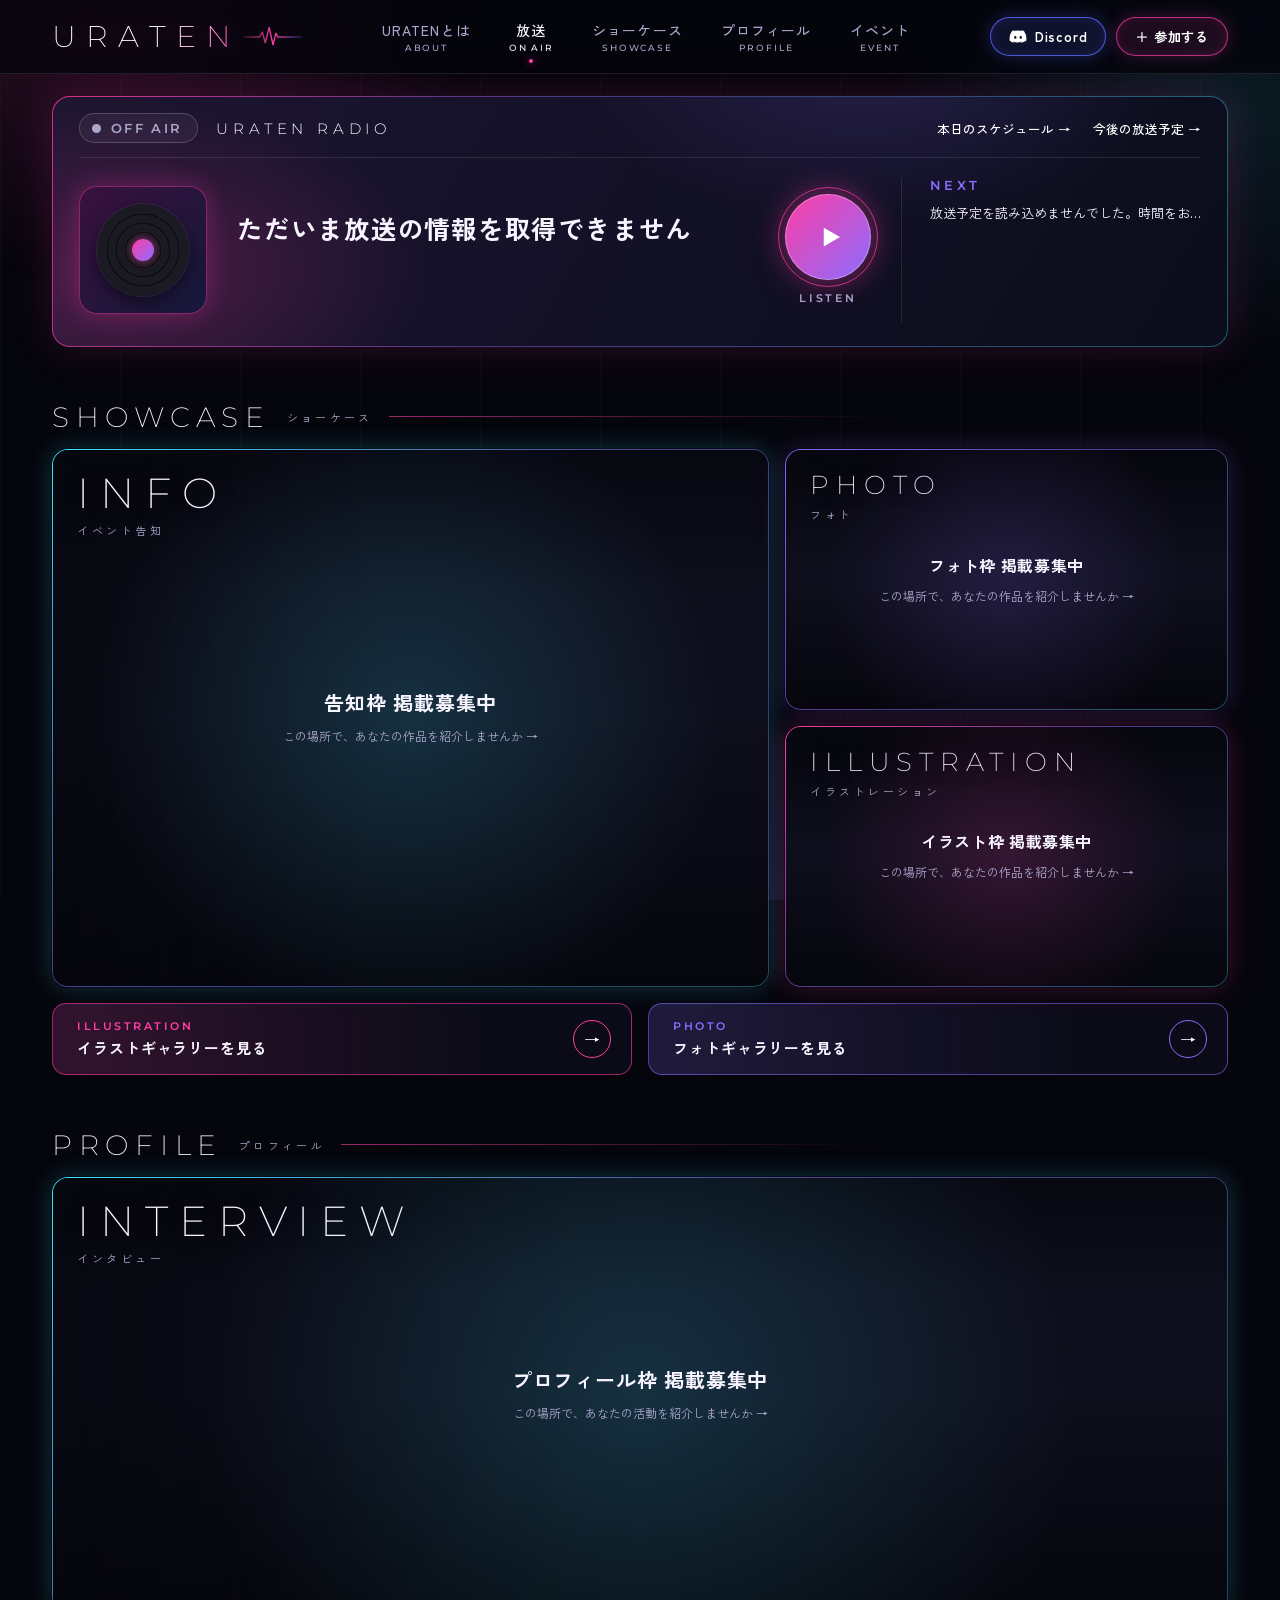
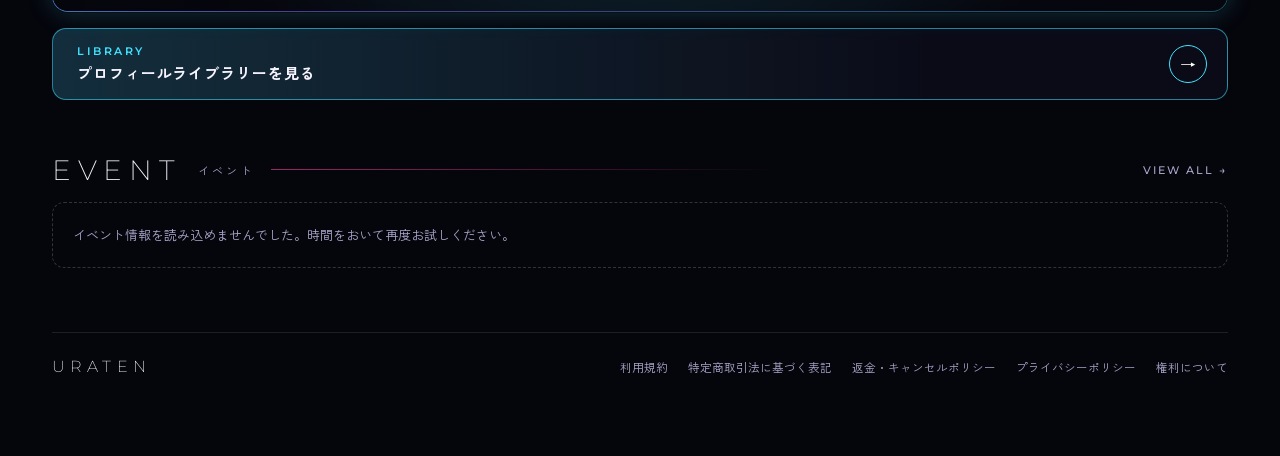
<file: index.html>
<!DOCTYPE html>
<html lang="ja">
<head>
<meta charset="UTF-8">
<meta name="viewport" content="width=device-width, initial-scale=1.0">
<title>URATEN</title>
<link rel="preconnect" href="https://fonts.googleapis.com">
<link rel="preconnect" href="https://fonts.gstatic.com" crossorigin>
<link rel="stylesheet" href="https://fonts.googleapis.com/css2?family=Montserrat:wght@200;300;500;600&family=Zen+Kaku+Gothic+New:wght@400;500;700&display=swap">
<link rel="stylesheet" href="./css/base.css">
<link rel="stylesheet" href="./css/style.css">
</head>
<body class="has-tabbar">
<!-- 共鳴ビジュアル（試作）。js/app.js の initResonance が描く。フラグがオフのときは hidden のまま -->
<canvas class="fx-canvas" id="fxCanvas" aria-hidden="true" hidden></canvas>
<canvas class="fx-canvas fx-front" id="fxFront" aria-hidden="true" hidden></canvas>

<header class="hd">
  <div class="hd-in">
    <a class="logo" href="./index.html" aria-label="URATEN トップ" onclick="goSec('player');return false">
      <span class="logo-row">
        <span class="logo-word">URATEN</span>
        <svg class="logo-pulse" viewBox="0 0 60 22" fill="none" aria-hidden="true">
          <defs><linearGradient id="pg" x1="0" x2="1"><stop offset="0" stop-color="#ff3ea5" stop-opacity=".2"/><stop offset=".5" stop-color="#ff3ea5"/><stop offset="1" stop-color="#8b6cff" stop-opacity=".2"/></linearGradient></defs>
          <path d="M0 11h16l3-5 3 11 4-16 4 18 3-12 2 4h25" stroke="url(#pg)" stroke-width="1.4" stroke-linejoin="round"/>
        </svg>
      </span>
    </a>
    <nav class="gnav" aria-label="メイン">
      <a href="#" onclick="openAbout();return false"><b>URATENとは</b><small>ABOUT</small></a>
      <a class="is-active" href="#player" onclick="goSec('player');return false"><b>放送</b><small>ON AIR</small></a>
      <a href="#showcase" onclick="goSec('showcase');return false"><b>ショーケース</b><small>SHOWCASE</small></a>
      <a href="#profile" onclick="goSec('profile');return false"><b>プロフィール</b><small>PROFILE</small></a>
      <a href="#event" onclick="goSec('event');return false"><b>イベント</b><small>EVENT</small></a>
    </nav>
    <div class="hd-side">
      <a class="join join--dc" href="https://discord.gg/AB87TDuyt" target="_blank" rel="noopener noreferrer">
        <svg viewBox="0 0 24 24" fill="currentColor" aria-hidden="true"><path d="M20 4a18 18 0 0 0-4.5-1.4l-.2.4A12 12 0 0 1 18 4.5 17 17 0 0 0 6 4.5a12 12 0 0 1 2.7-1.1l-.2-.4A18 18 0 0 0 4 4 18 18 0 0 0 1 17a18 18 0 0 0 5.5 2.8l.4-.6a12 12 0 0 1-1.9-.9l.5-.4a13 13 0 0 0 11 0l.5.4a12 12 0 0 1-1.9.9l.4.6A18 18 0 0 0 23 17 18 18 0 0 0 20 4ZM8.4 14.3c-.9 0-1.6-.8-1.6-1.8s.7-1.8 1.6-1.8 1.6.8 1.6 1.8-.7 1.8-1.6 1.8Zm7.2 0c-.9 0-1.6-.8-1.6-1.8s.7-1.8 1.6-1.8 1.6.8 1.6 1.8-.7 1.8-1.6 1.8Z"/></svg>
        Discord
      </a>
      <a class="join" href="./menu.html" target="_blank" rel="noopener noreferrer">＋ 参加する</a>
    </div>
    <button class="menu-btn" type="button" id="menuBtn" aria-label="メニューを開く" aria-expanded="false" aria-controls="drawer" onclick="toggleMenu()">
      <i></i><i></i><i></i><small>MENU</small>
    </button>
  </div>
  <nav class="drawer" id="drawer" aria-label="メニュー">
    <a href="#" onclick="openAbout();return false">URATENとは<small>ABOUT</small></a>
    <a href="#showcase" onclick="goSec('showcase');return false">ショーケース<small>SHOWCASE</small></a>
    <a href="#profile" onclick="goSec('profile');return false">プロフィール<small>PROFILE</small></a>
    <a href="#event" onclick="goSec('event');return false">イベント<small>EVENT</small></a>
    <a href="./menu.html" target="_blank" rel="noopener noreferrer">メニュー<small>MENU</small></a>
    <a href="./calendar.html" target="_blank" rel="noopener">イベントカレンダー<small>CALENDAR</small></a>
    <a href="./rights.html" target="_blank" rel="noopener noreferrer">権利について<small>RIGHTS</small></a>
    <a class="drawer-dc" href="https://discord.gg/AB87TDuyt" target="_blank" rel="noopener noreferrer">Discord に参加する<small>DISCORD</small></a>
  </nav>
</header>

<!-- ============ トップページ ============ -->
<main class="wrap page active" id="topPage">

  <!-- 放送プレイヤー（中身は js/app.js の initRadio。「このあと」は js/onair.js） -->
  <section class="player" id="player" aria-label="放送中の番組">
    <div class="pl-head">
      <div class="pl-onair" id="npOnair"><i></i><span id="npOnairLabel">ON AIR</span></div>
      <div class="pl-station">URATEN RADIO</div>
      <div class="pl-links">
        <a href="#" onclick="openSched();return false">本日のスケジュール →</a>
        <a href="./schedule.html" target="_blank" rel="noopener">今後の放送予定 →</a>
      </div>
    </div>
    <div class="pl-main">
      <div class="pl-art">
        <div class="pl-disc" id="npVinyl"></div>
        <img class="pl-art-img" id="npArt" alt="" hidden>
      </div>
      <div class="pl-info">
        <div class="pl-time" id="npTime"></div>
        <div class="pl-title" id="npTitle">URATEN</div>
        <div class="pl-cast" id="npArtist"></div>
        <div class="pl-detail-row">
          <a class="pl-detail" id="npLink" target="_blank" rel="noopener noreferrer" hidden></a>
        </div>
      </div>
      <div class="pl-playbox">
        <button class="pl-play" id="playBtn" type="button" aria-label="再生" aria-pressed="false">
          <svg class="ic-play" viewBox="0 0 24 24" aria-hidden="true"><path d="M7 4.5v15l13-7.5z"/></svg>
          <svg class="ic-pause" viewBox="0 0 24 24" aria-hidden="true"><path d="M6 4h4v16H6zM14 4h4v16h-4z"/></svg>
        </button>
        <span class="pl-play-label"><span class="pl-live" aria-hidden="true"><i></i><i></i><i></i><i></i></span><span id="playLabel">LISTEN</span></span>
      </div>
      <div class="pl-next">
        <span class="pl-next-h">NEXT</span>
        <div class="pl-up" id="upNext">
          <div class="up"><span class="up-name">読み込んでいます…</span></div>
        </div>
        <a class="pl-next-more" href="./schedule.html" target="_blank" rel="noopener">放送予定 →</a>
      </div>
    </div>
    <audio id="radioAudio" preload="none"></audio>
  </section>

  <!-- SHOWCASE：大・小・小の3枠（ILLUSTRATION / PHOTO / INFO）。js/app.js の startShow が組み立てる -->
  <div class="sec sec-head" id="showcase">
    <h2 class="sec-title" id="showcaseTitle">SHOWCASE</h2>
    <span class="sec-ja">ショーケース</span>
    <span class="sec-line"></span>
  </div>
  <section class="visual" id="visual" aria-labelledby="showcaseTitle">
    <p class="show-status" id="showStatus">読み込んでいます…</p>
  </section>
  <nav class="gallery-links" aria-label="ギャラリー">
    <a class="gl-btn" data-cat="illust" href="#" onclick="showGallery('illust');return false">
      <span class="gl-text"><small>ILLUSTRATION</small><b>イラストギャラリーを見る</b></span>
      <span class="gl-arrow" aria-hidden="true">→</span>
    </a>
    <a class="gl-btn" data-cat="photo" href="#" onclick="showGallery('photo');return false">
      <span class="gl-text"><small>PHOTO</small><b>フォトギャラリーを見る</b></span>
      <span class="gl-arrow" aria-hidden="true">→</span>
    </a>
  </nav>

  <!-- PROFILE（有料プロフィールのスライドショー。js/app.js の startProfileShow が組み立てる） -->
  <section class="sec" id="profile">
    <div class="sec-head">
      <h2 class="sec-title">PROFILE</h2>
      <span class="sec-ja">プロフィール</span>
      <span class="sec-line"></span>
    </div>
    <div class="pshow" id="profileShow" aria-label="プロフィールのスライドショー">
      <p class="show-status">読み込んでいます…</p>
    </div>
    <!-- ライブラリーは別ページ。放送を止めないよう新しいタブで開く -->
    <nav class="gallery-links gallery-links--one" aria-label="プロフィール">
      <a class="gl-btn" data-cat="profile" href="./library.html" target="_blank" rel="noopener">
        <span class="gl-text"><small>LIBRARY</small><b>プロフィールライブラリーを見る</b></span>
        <span class="gl-arrow" aria-hidden="true">→</span>
      </a>
    </nav>
  </section>

  <!-- イベント（直近5件。js/calendar.js の renderTop。イベント告知は SHOWCASE の INFO 枠） -->
  <section class="sec" id="event">
    <div class="sec-head">
      <h2 class="sec-title">EVENT</h2>
      <span class="sec-ja">イベント</span>
      <span class="sec-line"></span>
      <a class="sec-more" href="./calendar.html" target="_blank" rel="noopener">VIEW ALL →</a>
    </div>
    <div class="cal" id="calList">
      <div class="cal-empty">イベント情報を読み込んでいます…</div>
    </div>
    <p class="cal-rest" id="calRest" hidden></p>
  </section>

  <footer class="ft">
    <div class="ft-logo">URATEN</div>
    <div class="ft-links">
      <a href="./terms.html" target="_blank">利用規約</a>
      <a href="./tokushoho.html" target="_blank">特定商取引法に基づく表記</a>
      <a href="./refund.html" target="_blank">返金・キャンセルポリシー</a>
      <a href="./privacy.html" target="_blank">プライバシーポリシー</a>
      <a href="./rights.html" target="_blank" rel="noopener noreferrer">権利について</a>
    </div>
  </footer>
</main>

<!-- ============ ギャラリー（イラスト／フォトの一覧。見出し・説明文は js/app.js の setGalleryKind が種類に合わせる） ============ -->
<div class="wrap page" id="galleryPage" data-kind="illust">
  <section class="sec">
    <div class="sec-head">
      <h2 class="sec-title" id="galleryTitle">ILLUSTRATION</h2>
      <span class="sec-ja" id="galleryJa">イラストギャラリー</span>
      <span class="sec-line"></span>
      <a class="sec-more" href="./menu.html#post" target="_blank" rel="noopener noreferrer">投稿する →</a>
    </div>
    <p class="page-intro" id="galleryIntro">URATENに参加している絵師の作品です。サムネをタップすると作品が大きく開き、「推す」から絵師の紹介ページ（X／pixiv など）へ移動できます。気になった絵師はそのまま依頼へ。</p>
    <div class="gallery-tools">
      <button class="gallery-filter" id="galleryFilter" type="button" aria-pressed="false" onclick="toggleGalleryFilter()" hidden>スライドショー</button>
    </div>
    <div class="grid" id="galleryGrid"></div>
    <p class="gallery-empty" id="galleryEmpty">読み込んでいます…</p>
    <a class="back" href="#" onclick="showTop();return false">← トップに戻る</a>
  </section>
</div>

<!-- スマホ下部タブ -->
<nav class="tabbar" aria-label="タブ">
  <a class="is-active" href="#player" onclick="goSec('player');return false"><svg viewBox="0 0 24 24" aria-hidden="true"><path d="M3 11 12 4l9 7v9h-6v-6H9v6H3z"/></svg>ホーム</a>
  <a href="#player" onclick="goSec('player');return false"><svg viewBox="0 0 24 24" aria-hidden="true"><path d="M4 10v4M8 7v10M12 4v16M16 7v10M20 10v4"/></svg>放送</a>
  <a href="#showcase" onclick="goSec('showcase');return false"><svg viewBox="0 0 24 24" aria-hidden="true"><rect x="3" y="4" width="18" height="16" rx="2"/><circle cx="9" cy="10" r="2"/><path d="m21 16-5-5-9 9"/></svg>ショーケース</a>
  <a href="#event" onclick="goSec('event');return false"><svg viewBox="0 0 24 24" aria-hidden="true"><rect x="3" y="5" width="18" height="16" rx="2"/><path d="M3 10h18M8 3v4M16 3v4"/></svg>イベント</a>
  <a href="./menu.html" target="_blank" rel="noopener noreferrer"><svg viewBox="0 0 24 24" aria-hidden="true"><circle cx="12" cy="12" r="9"/><path d="M12 8v8M8 12h8"/></svg>参加</a>
</nav>

<!-- 作品の詳細モーダル（SHOWCASE のイラスト・フォト枠、ギャラリーで共用。gallery.json・photo.json 由来。中身は js/works.js の openWork。profile.html にも同じ作りで置く） -->
<div class="modal" id="workModal" data-kind="illust" onclick="if(event.target===this)closeWork()">
  <div class="modal-card" role="dialog" aria-modal="true" aria-labelledby="wName">
    <button class="modal-close" type="button" onclick="closeWork()" aria-label="閉じる">×</button>
    <div class="modal-art work-art" id="wArt"></div>
    <div class="modal-body">
      <span class="modal-cat" id="wCat">ILLUSTRATION</span>
      <div class="modal-name" id="wName"></div>
      <div class="modal-bio" id="wBio" hidden></div>
      <div class="modal-actions">
        <a class="btn btn-push" id="wLink" target="_blank" rel="noopener noreferrer">♥ 推す</a>
        <a class="btn btn-x" id="wLink2" target="_blank" rel="noopener noreferrer" hidden></a>
        <a class="btn btn-x" id="wProfile" target="_blank" rel="noopener" hidden>プロフィールを見る →</a>
      </div>
    </div>
  </div>
</div>

<!-- イベント告知のモーダル（SHOWCASE の INFO 枠から開く。calendar.json の top 由来。中身は js/app.js の openEvent） -->
<div class="modal" id="eventModal" onclick="if(event.target===this)closeEvent()">
  <div class="modal-card" id="eventCard" role="dialog" aria-modal="true" aria-labelledby="eName">
    <button class="modal-close" type="button" onclick="closeEvent()" aria-label="閉じる">×</button>
    <div class="modal-art work-art" id="eArt"></div>
    <div class="modal-body">
      <span class="modal-cat">INFO<span class="modal-cat-ja">イベント告知</span></span>
      <div class="ev-when modal-when" id="eWhen"></div>
      <div class="modal-name" id="eName"></div>
      <div class="modal-place" id="ePlace" hidden></div>
      <div class="cal-badges" id="eNotice" hidden><span class="cal-badge is-notice">お知らせあり・詳細はリンク先で確認</span></div>
      <div class="modal-bio" id="ePr" hidden></div>
      <div class="modal-actions">
        <a class="btn btn-event" id="eLink" target="_blank" rel="noopener noreferrer">告知ページを見る →</a>
      </div>
    </div>
  </div>
</div>

<!-- 当日のスケジュールモーダル -->
<div class="modal" id="schedModal" onclick="if(event.target===this)closeSched()">
  <div class="modal-card is-narrow" role="dialog" aria-modal="true" aria-labelledby="schedTitle">
    <button class="modal-close" type="button" onclick="closeSched()" aria-label="閉じる">×</button>
    <div class="modal-body" style="padding:26px">
      <span class="modal-cat">SCHEDULE</span>
      <div class="modal-head" id="schedTitle">本日の放送</div>
      <div id="schedList"></div>
    </div>
  </div>
</div>

<!-- URATENとは（長いので、×はスクロールしても上に残す） -->
<div class="modal" id="aboutModal" onclick="if(event.target===this)closeAbout()">
  <div class="modal-card about-card" id="aboutCard" role="dialog" aria-modal="true" aria-labelledby="aboutTitle">
    <div class="about-bar"><button class="modal-close" type="button" onclick="closeAbout()" aria-label="閉じる">×</button></div>
    <div class="about-body">
      <span class="modal-cat">ABOUT</span>
      <div class="about-logo">URATEN</div>
      <h2 class="about-title" id="aboutTitle">URATENとは</h2>

      <p class="about-lead">好きなことを、もっと面白く。</p>
      <div class="about-text">
        <p>URATENは、福岡から全国へ、音楽やアート、エンタメなど、さまざまな活動や作品を届けるWebプラットフォームです。</p>
        <p>誰かの作品を聴いたり、眺めたり。気になる活動者を見つけたり、自分の活動を発信したり。</p>
        <p>つくる人も、表現する人も、楽しむ人も、応援する人も。</p>
        <p>いろんな「好き」が集まる、ちょっと変わった遊び場です。</p>
      </div>

      <h3 class="about-h">こんな人たち、集まれ！</h3>
      <dl class="about-who">
        <div><dt>音楽・サウンド</dt><dd>歌い手、シンガー、バンド、アイドル、地下アイドル、演奏家、DJ、作詞家、作曲家、トラックメーカー、MIX師、音楽プロデューサーなど。</dd></div>
        <div><dt>イラスト・創作</dt><dd>イラストレーター、絵師、漫画家、デザイナー、同人作家、ハンドメイド作家、グッズ制作者、映像クリエイターなど。</dd></div>
        <div><dt>ステージ・パフォーマンス</dt><dd>劇団、役者、声優、ナレーター、ダンサー、コスプレイヤー、パフォーマー、舞台制作者、脚本家など。</dd></div>
        <div><dt>配信・エンタメ</dt><dd>VTuber、ストリーマー、ゲーム実況者、動画投稿者、配信者、タレント、モデル、被写体、カメラマンなど。</dd></div>
        <div><dt>お店・イベント・コミュニティ</dt><dd>コンセプトカフェ、メイドカフェ、ライブハウス、イベント主催者、イベントプロデューサー、企画・制作スタッフ、サークル運営者など。</dd></div>
      </dl>
      <div class="about-text">
        <p>もちろん、ここに書かれていない活動も大歓迎！</p>
        <p>プロでも、趣味でも、始めたばかりでも。</p>
        <p><strong>「好きでやってる！」そんな気持ちがあれば、それで十分。</strong></p>
      </div>

      <h3 class="about-h">URATENで何ができるの？</h3>
      <p class="about-text">例えば、こんな楽しみ方があります。</p>
      <ul class="about-can">
        <li><b>音楽を届ける！</b>オリジナル楽曲を放送したり、公式番組で紹介してもらったり。</li>
        <li><b>自分たちの番組を放送！</b>トーク、バラエティ、音声ドラマなど、自分たちで企画・制作した番組をURATENで流したり。</li>
        <li><b>CMでアピール！</b>アイドルや劇団の公演、お店やイベントの宣伝CMを流したり、URATENに読み上げてもらったり。</li>
        <li><b>作品を見せる！</b>自慢のイラストをギャラリーに展示したり。</li>
        <li><b>活動を知ってもらう！</b>自分やグループ、お店の魅力を紹介してもらったり、公式番組のトーク企画に出演したり。</li>
        <li><b>イベントを広める！</b>ライブ、舞台公演、展示会、交流会などの情報を発信したり。</li>
        <li><b>仲間とつながる！</b>活動者同士で交流したり、一緒に何かをつくる仲間を探したり。</li>
        <li><b>新しい「推し」を見つける！</b>まだ知らなかった作品や活動者に出会って、応援したり。</li>
      </ul>
      <p class="about-text">もちろん、聴くだけ、見るだけ、のぞくだけでも大歓迎！</p>

      <h3 class="about-h">「好き」の、その先へ。</h3>
      <div class="about-text">
        <p>URATENが目指しているのは、ただ作品や活動を紹介するだけの場所ではありません。</p>
        <p>作品をきっかけに誰かと出会う。<br>応援してくれる人が増える。<br>新しい仲間ができて、次の作品や活動につながる。</p>
        <p>そんな小さなきっかけが、ここからたくさん生まれてほしいと思っています。</p>
        <p><strong>まだ知られていない才能も、これから始まる挑戦も。</strong></p>
        <p>URATENは、みんなの「好き」が次の可能性につながる場所を目指しています。</p>
        <p>さあ、あなたもURATENをのぞいてみませんか？</p>
      </div>
    </div>
  </div>
</div>

<script src="./js/env.js"></script>
<script src="./js/calendar.js"></script>
<script src="./js/onair.js"></script>
<script src="./js/works.js"></script>
<script src="./js/app.js"></script>
</body>
</html>
</file>
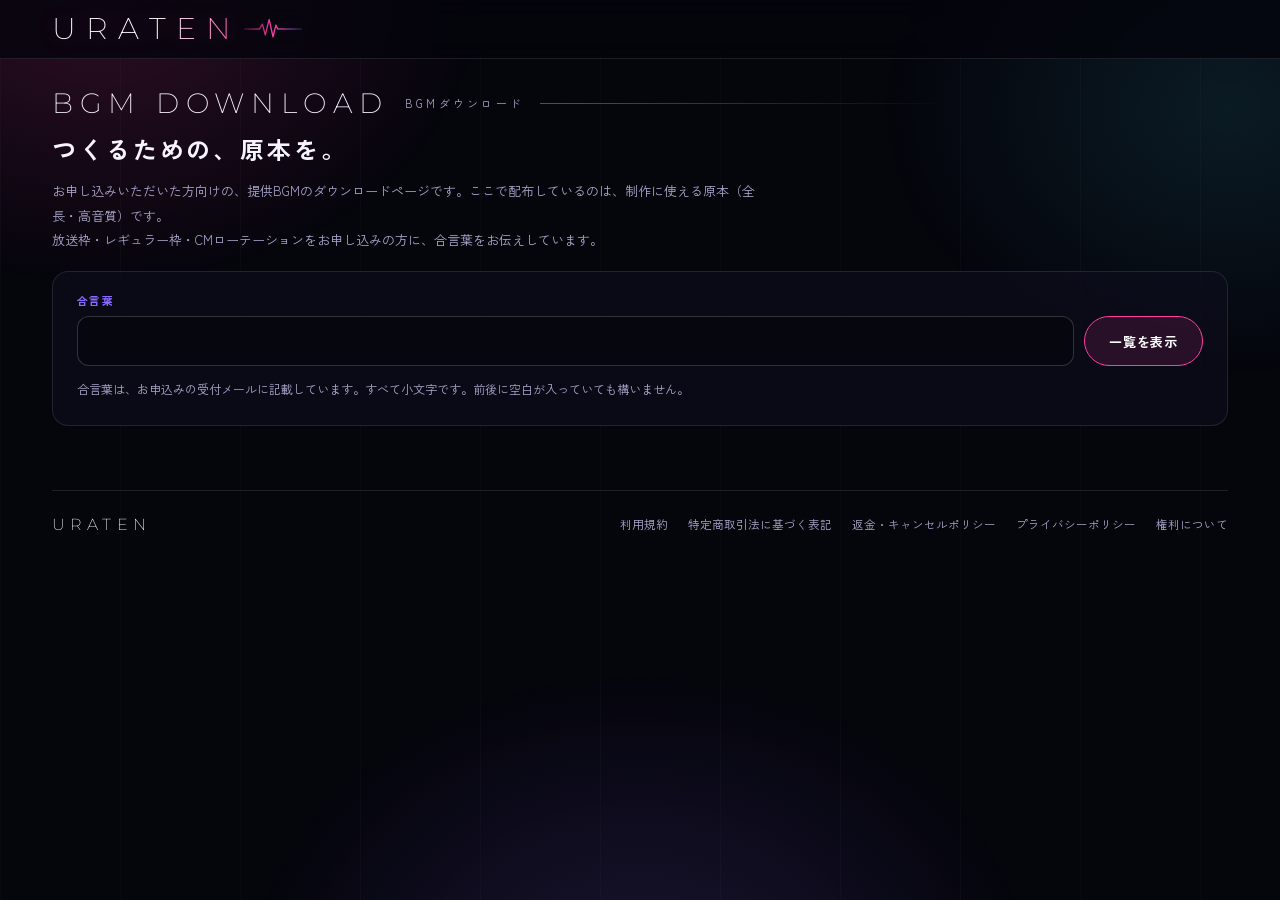
<file: bgm-dl.html>
<!DOCTYPE html>
<html lang="ja">
<head>
<meta charset="UTF-8">
<meta name="viewport" content="width=device-width, initial-scale=1.0">
<meta name="robots" content="noindex,nofollow">
<title>BGMダウンロード｜URATEN</title>
<meta name="description" content="URATENの放送枠・レギュラー枠・CMローテーションをお申し込みの方向けの、提供BGM原本のダウンロードページです。">
<link rel="preconnect" href="https://fonts.googleapis.com">
<link rel="preconnect" href="https://fonts.gstatic.com" crossorigin>
<link rel="stylesheet" href="https://fonts.googleapis.com/css2?family=Montserrat:wght@200;300;500;600&family=Zen+Kaku+Gothic+New:wght@400;500;700&display=swap">
<link rel="stylesheet" href="./css/base.css">
<link rel="stylesheet" href="./css/bgm.css">
</head>
<body>
<header class="hd">
  <div class="hd-in">
    <a class="logo" href="./index.html" aria-label="URATEN トップ">
      <span class="logo-row">
        <span class="logo-word">URATEN</span>
        <svg class="logo-pulse" viewBox="0 0 60 22" fill="none" aria-hidden="true">
          <defs><linearGradient id="pg" x1="0" x2="1"><stop offset="0" stop-color="#ff3ea5" stop-opacity=".2"/><stop offset=".5" stop-color="#ff3ea5"/><stop offset="1" stop-color="#8b6cff" stop-opacity=".2"/></linearGradient></defs>
          <path d="M0 11h16l3-5 3 11 4-16 4 18 3-12 2 4h25" stroke="url(#pg)" stroke-width="1.4" stroke-linejoin="round"/>
        </svg>
      </span>
    </a>
  </div>
</header>

<main class="wrap">

  <!-- ============ 合言葉 ============ -->
  <section class="sec bgm-top" id="gate">
    <div class="sec-head">
      <h1 class="sec-title">BGM DOWNLOAD</h1>
      <span class="sec-ja">BGMダウンロード</span>
      <span class="sec-line"></span>
    </div>
    <p class="bgm-catch">つくるための、原本を。</p>
    <p class="page-intro">お申し込みいただいた方向けの、提供BGMのダウンロードページです。ここで配布しているのは、制作に使える原本（全長・高音質）です。<br>放送枠・レギュラー枠・CMローテーションをお申し込みの方に、合言葉をお伝えしています。</p>

    <form class="bgm-panel bgm-gate" id="bgmGate" novalidate>
      <label class="bgm-gate-label" for="bgmPass">合言葉</label>
      <div class="bgm-gate-row">
        <input class="bgm-gate-input" id="bgmPass" name="passphrase" type="text"
               autocapitalize="off" autocorrect="off" spellcheck="false" autocomplete="off"
               enterkeyhint="go" aria-describedby="bgmGateHelp">
        <button class="btn btn-push bgm-gate-btn" type="submit" id="bgmGateBtn">一覧を表示</button>
      </div>
      <p class="bgm-gate-help" id="bgmGateHelp">合言葉は、お申込みの受付メールに記載しています。すべて小文字です。前後に空白が入っていても構いません。</p>
      <p class="bgm-gate-msg" id="bgmGateMsg" role="alert" hidden></p>
    </form>
  </section>

  <!-- ============ BGMをダウンロードする ============ -->
  <section class="sec" id="library" aria-labelledby="libraryTitle" hidden>
    <div class="sec-head">
      <h2 class="sec-title" id="libraryTitle">LIBRARY</h2>
      <span class="sec-ja">BGMをダウンロードする</span>
      <span class="sec-line"></span>
    </div>
    <p class="page-intro">用途を選び、雰囲気とテンポで絞り込めます。左の再生ボタンで試聴、その隣のボタンで原本をダウンロードできます。</p>

    <div class="bgm-panel">
      <div class="bgm-tabs" id="bgmTabs" role="tablist" aria-label="用途">
        <button type="button" class="bgm-tab is-on" role="tab" aria-selected="true" aria-controls="bgmList" data-category="cm">CM用</button>
        <button type="button" class="bgm-tab" role="tab" aria-selected="false" aria-controls="bgmList" data-category="talk">トーク用</button>
      </div>

      <div class="bgm-filter" id="bgmFilter"></div>

      <div class="bgm-bar">
        <p class="bgm-count" id="bgmCount">読み込み中です。</p>
        <button type="button" class="bgm-clear" id="bgmClear" hidden>絞り込みを解除</button>
      </div>

      <p class="bgm-excerpt" id="bgmExcerpt" hidden>トーク用の試聴は、約75秒の抜粋です。ダウンロードされる原本は全長です。</p>

      <div class="bgm-list" id="bgmList" role="tabpanel"></div>
      <p class="bgm-msg" id="bgmMsg">読み込み中です。</p>
    </div>

    <p class="bgm-note"><b>提供BGMは、URATENでの放送に関わる制作にのみお使いいただけます。</b>再配布や、素材としての転売はできません。詳しくは<a href="./terms.html">利用規約</a>の「提供BGMの利用条件」をご確認ください。</p>
  </section>

  <footer class="ft">
    <div class="ft-logo">URATEN</div>
    <div class="ft-links">
      <a href="./terms.html">利用規約</a>
      <a href="./tokushoho.html">特定商取引法に基づく表記</a>
      <a href="./refund.html">返金・キャンセルポリシー</a>
      <a href="./privacy.html">プライバシーポリシー</a>
      <a href="./rights.html">権利について</a>
    </div>
  </footer>
</main>
<script src="./js/bgm.js"></script>
<script src="./js/bgm-dl.js"></script>
<script>
  uratenBgmDl.init({
    /* ↓ デプロイした Worker のURL。末尾のスラッシュは付けない。
       未設定のままだとページ上にその旨が表示される。 */
    workerBase: 'https://uraten-bgm-dl.uraten-jp.workers.dev',
    dataUrl: './data/bgm.json',
    tagsUrl: './data/bgm-tags.json'
  });
</script>
</body>
</html>
</file>
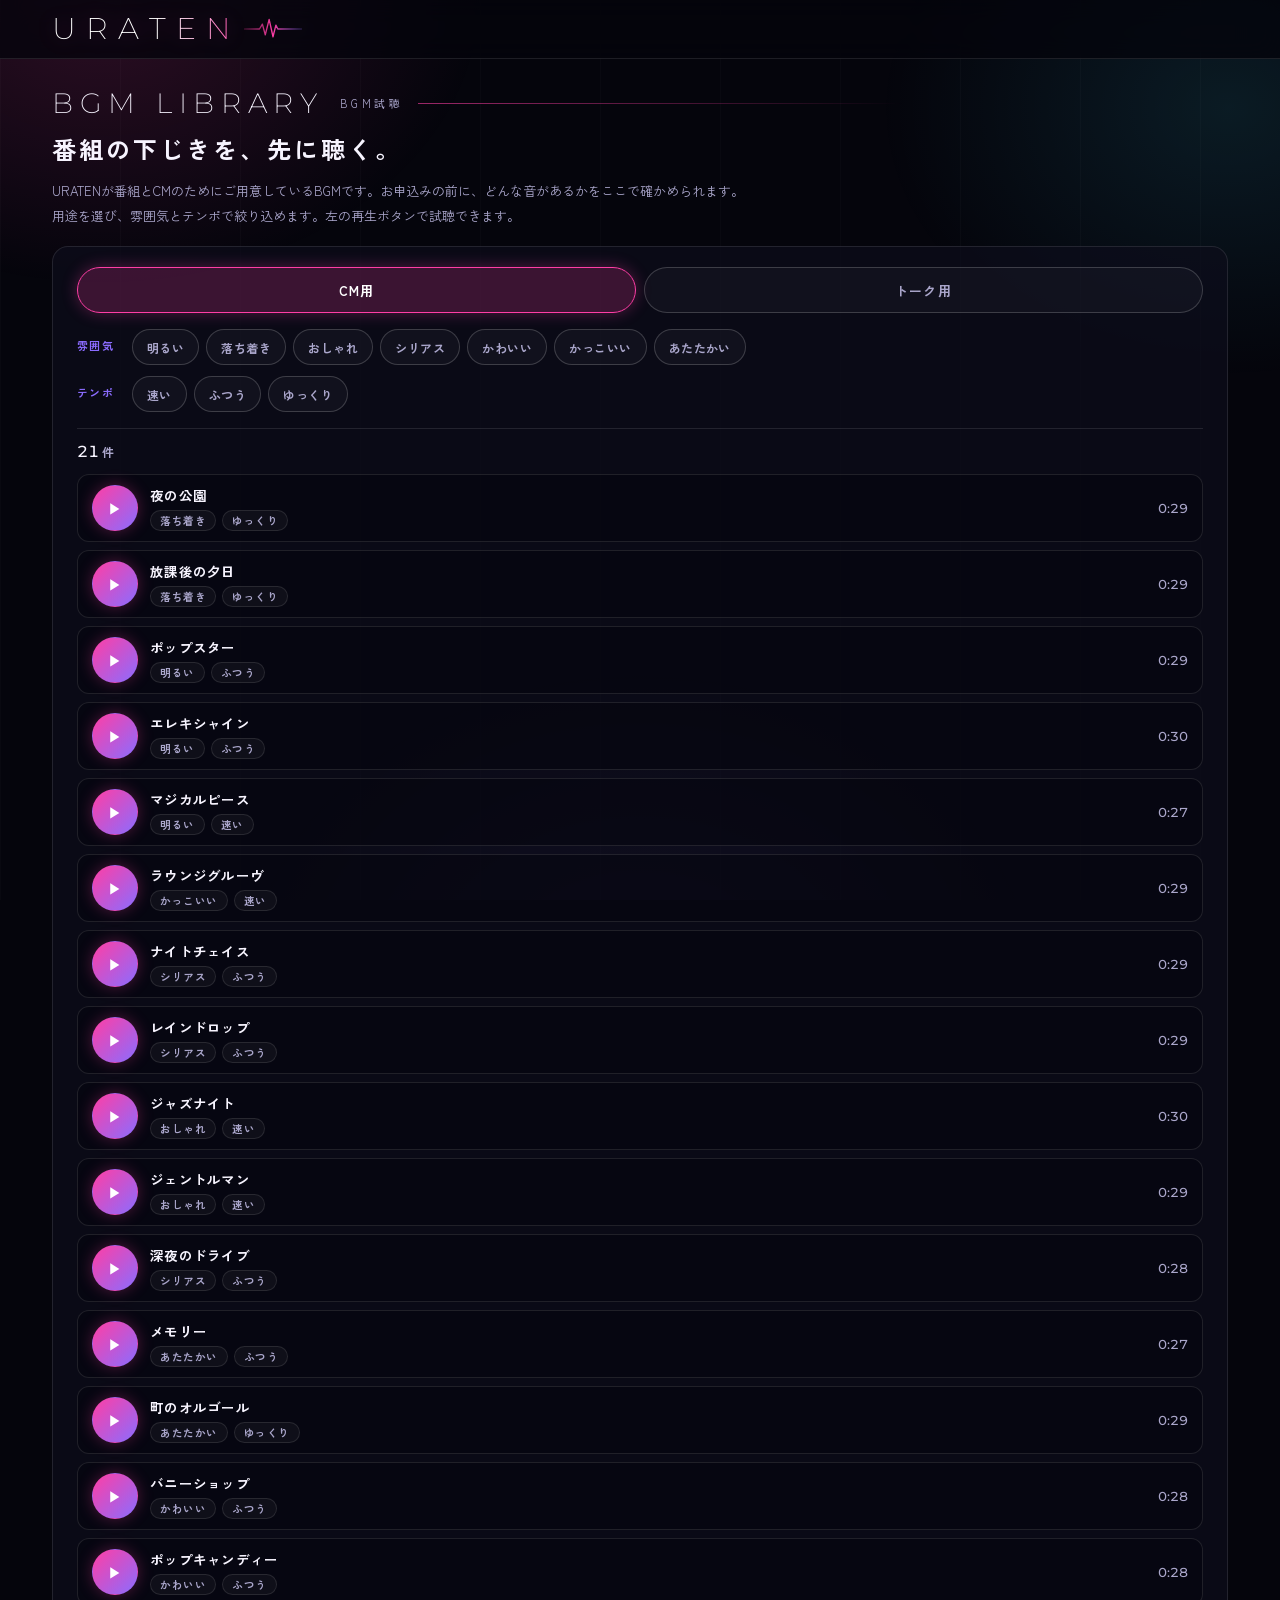
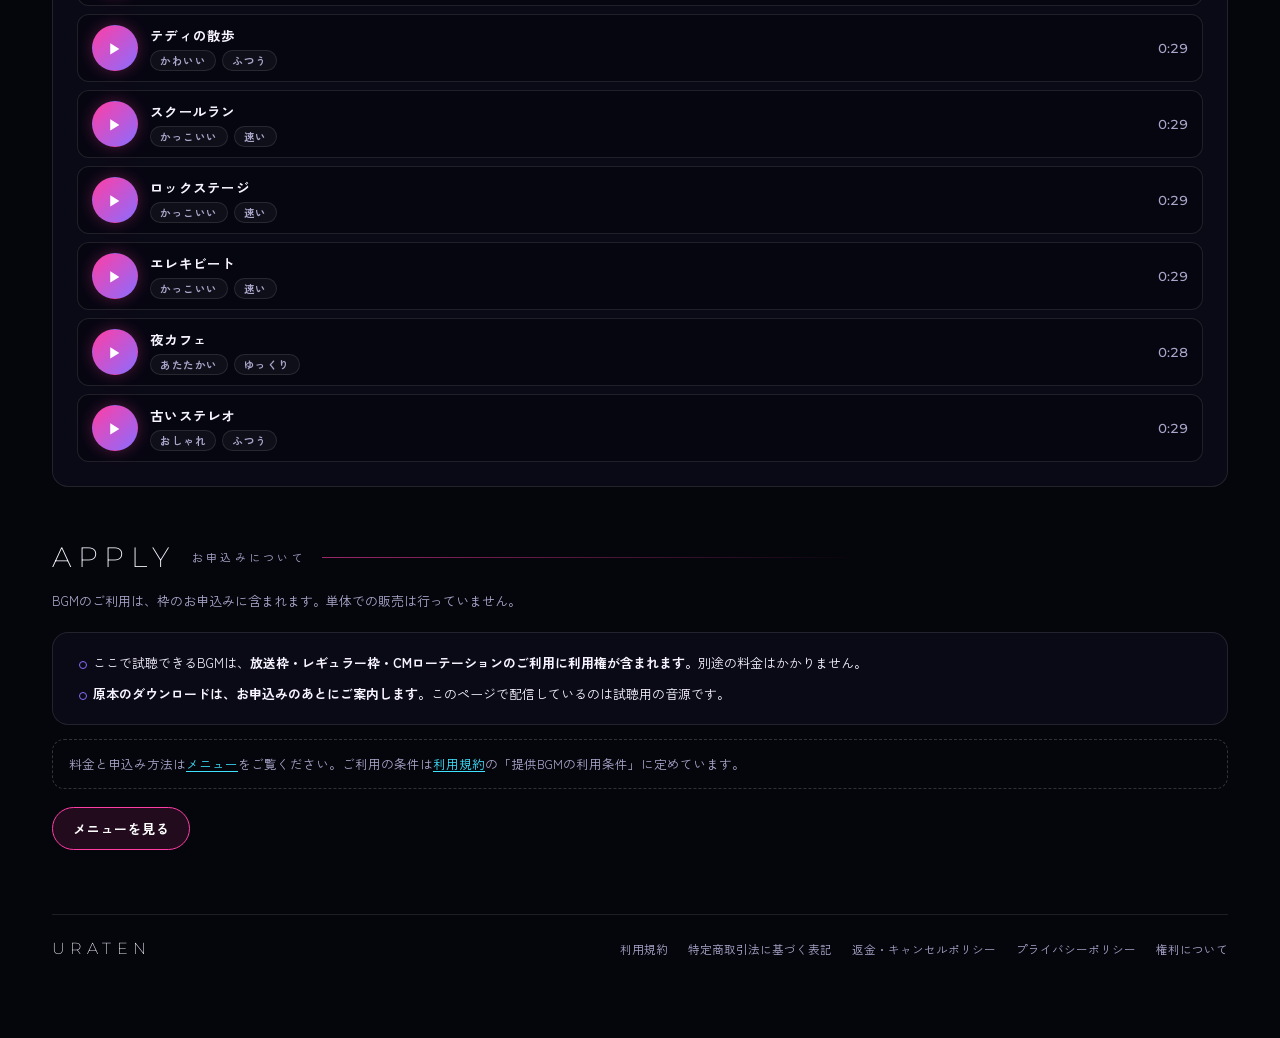
<file: bgm.html>
<!DOCTYPE html>
<html lang="ja">
<head>
<meta charset="UTF-8">
<meta name="viewport" content="width=device-width, initial-scale=1.0">
<title>BGM試聴｜URATEN</title>
<meta name="description" content="URATENが放送枠・CMローテーション向けに提供しているBGMの試聴ページ。CM用・トーク用を、雰囲気とテンポで絞り込んで聴けます。">
<link rel="preconnect" href="https://fonts.googleapis.com">
<link rel="preconnect" href="https://fonts.gstatic.com" crossorigin>
<link rel="stylesheet" href="https://fonts.googleapis.com/css2?family=Montserrat:wght@200;300;500;600&family=Zen+Kaku+Gothic+New:wght@400;500;700&display=swap">
<link rel="stylesheet" href="./css/base.css">
<link rel="stylesheet" href="./css/bgm.css">
</head>
<body>
<header class="hd">
  <div class="hd-in">
    <a class="logo" href="./index.html" aria-label="URATEN トップ">
      <span class="logo-row">
        <span class="logo-word">URATEN</span>
        <svg class="logo-pulse" viewBox="0 0 60 22" fill="none" aria-hidden="true">
          <defs><linearGradient id="pg" x1="0" x2="1"><stop offset="0" stop-color="#ff3ea5" stop-opacity=".2"/><stop offset=".5" stop-color="#ff3ea5"/><stop offset="1" stop-color="#8b6cff" stop-opacity=".2"/></linearGradient></defs>
          <path d="M0 11h16l3-5 3 11 4-16 4 18 3-12 2 4h25" stroke="url(#pg)" stroke-width="1.4" stroke-linejoin="round"/>
        </svg>
      </span>
    </a>
  </div>
</header>

<main class="wrap">

  <!-- ============ BGMを試聴する ============ -->
  <section class="sec bgm-top" id="library">
    <div class="sec-head">
      <h1 class="sec-title">BGM LIBRARY</h1>
      <span class="sec-ja">BGM試聴</span>
      <span class="sec-line"></span>
    </div>
    <p class="bgm-catch">番組の下じきを、先に聴く。</p>
    <p class="page-intro">URATENが番組とCMのためにご用意しているBGMです。お申込みの前に、どんな音があるかをここで確かめられます。<br>用途を選び、雰囲気とテンポで絞り込めます。左の再生ボタンで試聴できます。</p>

    <div class="bgm-panel">
      <div class="bgm-tabs" id="bgmTabs" role="tablist" aria-label="用途">
        <button type="button" class="bgm-tab is-on" role="tab" aria-selected="true" aria-controls="bgmList" data-category="cm">CM用</button>
        <button type="button" class="bgm-tab" role="tab" aria-selected="false" aria-controls="bgmList" data-category="talk">トーク用</button>
      </div>

      <div class="bgm-filter" id="bgmFilter"></div>

      <div class="bgm-bar">
        <p class="bgm-count" id="bgmCount">読み込み中です。</p>
        <button type="button" class="bgm-clear" id="bgmClear" hidden>絞り込みを解除</button>
      </div>

      <p class="bgm-excerpt" id="bgmExcerpt" hidden>トーク用の試聴は、約75秒の抜粋です。表示している尺は原本の長さです。</p>

      <div class="bgm-list" id="bgmList" role="tabpanel"></div>
      <p class="bgm-msg" id="bgmMsg">読み込み中です。</p>
    </div>
  </section>

  <!-- ============ お申込みについて ============ -->
  <section class="sec" id="apply" aria-labelledby="applyTitle">
    <div class="sec-head">
      <h2 class="sec-title" id="applyTitle">APPLY</h2>
      <span class="sec-ja">お申込みについて</span>
      <span class="sec-line"></span>
    </div>
    <p class="page-intro">BGMのご利用は、枠のお申込みに含まれます。単体での販売は行っていません。</p>

    <ul class="bgm-notes">
      <li>ここで試聴できるBGMは、<b>放送枠・レギュラー枠・CMローテーションのご利用に利用権が含まれます。</b>別途の料金はかかりません。</li>
      <li><b>原本のダウンロードは、お申込みのあとにご案内します。</b>このページで配信しているのは試聴用の音源です。</li>
    </ul>

    <p class="bgm-note">料金と申込み方法は<a href="./menu.html">メニュー</a>をご覧ください。ご利用の条件は<a href="./terms.html">利用規約</a>の「提供BGMの利用条件」に定めています。</p>

    <div class="bgm-actions">
      <a class="btn btn-push" href="./menu.html">メニューを見る</a>
    </div>
  </section>

  <footer class="ft">
    <div class="ft-logo">URATEN</div>
    <div class="ft-links">
      <a href="./terms.html">利用規約</a>
      <a href="./tokushoho.html">特定商取引法に基づく表記</a>
      <a href="./refund.html">返金・キャンセルポリシー</a>
      <a href="./privacy.html">プライバシーポリシー</a>
      <a href="./rights.html">権利について</a>
    </div>
  </footer>
</main>
<script src="./js/bgm.js"></script>
<script>
  uratenBgm.init({
    dataUrl: './data/bgm.json',
    tagsUrl: './data/bgm-tags.json'
  });
</script>
</body>
</html>
</file>
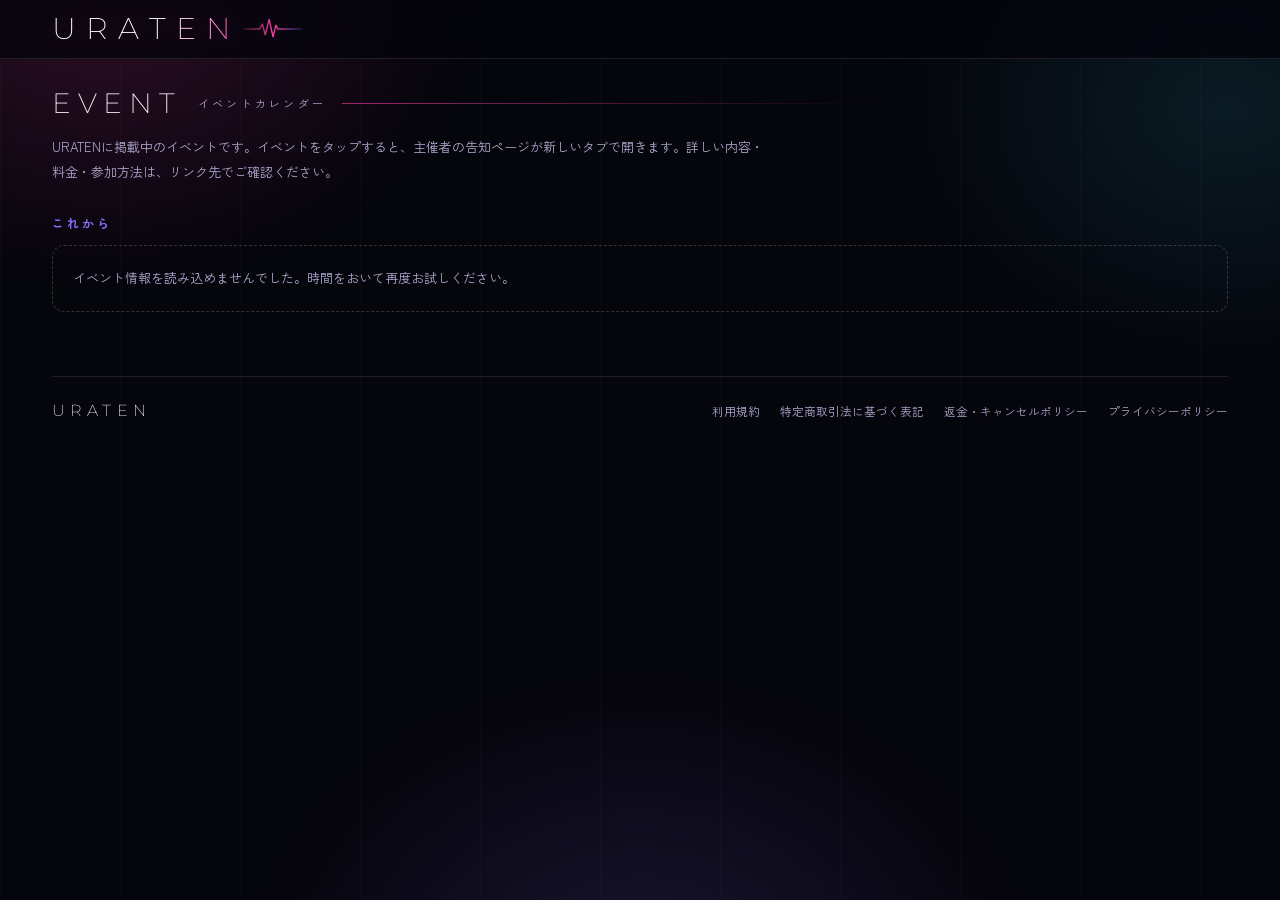
<file: calendar.html>
<!DOCTYPE html>
<html lang="ja">
<head>
<meta charset="UTF-8">
<meta name="viewport" content="width=device-width, initial-scale=1.0">
<title>イベントカレンダー｜URATEN</title>
<meta name="description" content="URATENに掲載中のイベント一覧。福岡・天神を中心としたライブ・展示・配信イベントを、開催日順にまとめています。">
<link rel="preconnect" href="https://fonts.googleapis.com">
<link rel="preconnect" href="https://fonts.gstatic.com" crossorigin>
<link rel="stylesheet" href="https://fonts.googleapis.com/css2?family=Montserrat:wght@200;300;500;600&family=Zen+Kaku+Gothic+New:wght@400;500;700&display=swap">
<link rel="stylesheet" href="./css/base.css">
<link rel="stylesheet" href="./css/style.css">
</head>
<body>
<header class="hd">
  <div class="hd-in">
    <a class="logo" href="./index.html" aria-label="URATEN トップ">
      <span class="logo-row">
        <span class="logo-word">URATEN</span>
        <svg class="logo-pulse" viewBox="0 0 60 22" fill="none" aria-hidden="true">
          <defs><linearGradient id="pg" x1="0" x2="1"><stop offset="0" stop-color="#ff3ea5" stop-opacity=".2"/><stop offset=".5" stop-color="#ff3ea5"/><stop offset="1" stop-color="#8b6cff" stop-opacity=".2"/></linearGradient></defs>
          <path d="M0 11h16l3-5 3 11 4-16 4 18 3-12 2 4h25" stroke="url(#pg)" stroke-width="1.4" stroke-linejoin="round"/>
        </svg>
      </span>
    </a>
  </div>
</header>

<div class="wrap">
  <section class="sec" style="margin-top:30px">
    <div class="sec-head">
      <h1 class="sec-title">EVENT</h1>
      <span class="sec-ja">イベントカレンダー</span>
      <span class="sec-line"></span>
    </div>
    <p class="page-intro">URATENに掲載中のイベントです。イベントをタップすると、主催者の告知ページが新しいタブで開きます。詳しい内容・料金・参加方法は、リンク先でご確認ください。</p>

    <h2 class="cal-head">これから</h2>
    <div class="cal" id="calSoon">
      <div class="cal-empty">イベント情報を読み込んでいます…</div>
    </div>

    <details class="cal-done" id="calDoneWrap" hidden>
      <summary>終了したイベント<span id="calDoneCount"></span></summary>
      <div class="cal" id="calDone"></div>
    </details>
  </section>

  <footer class="ft">
    <div class="ft-logo">URATEN</div>
    <div class="ft-links">
      <a href="./terms.html">利用規約</a>
      <a href="./tokushoho.html">特定商取引法に基づく表記</a>
      <a href="./refund.html">返金・キャンセルポリシー</a>
      <a href="./privacy.html">プライバシーポリシー</a>
    </div>
  </footer>
</div>

<script src="./js/calendar.js"></script>
<script>
  uratenCalendar.renderFull();
</script>
</body>
</html>
</file>
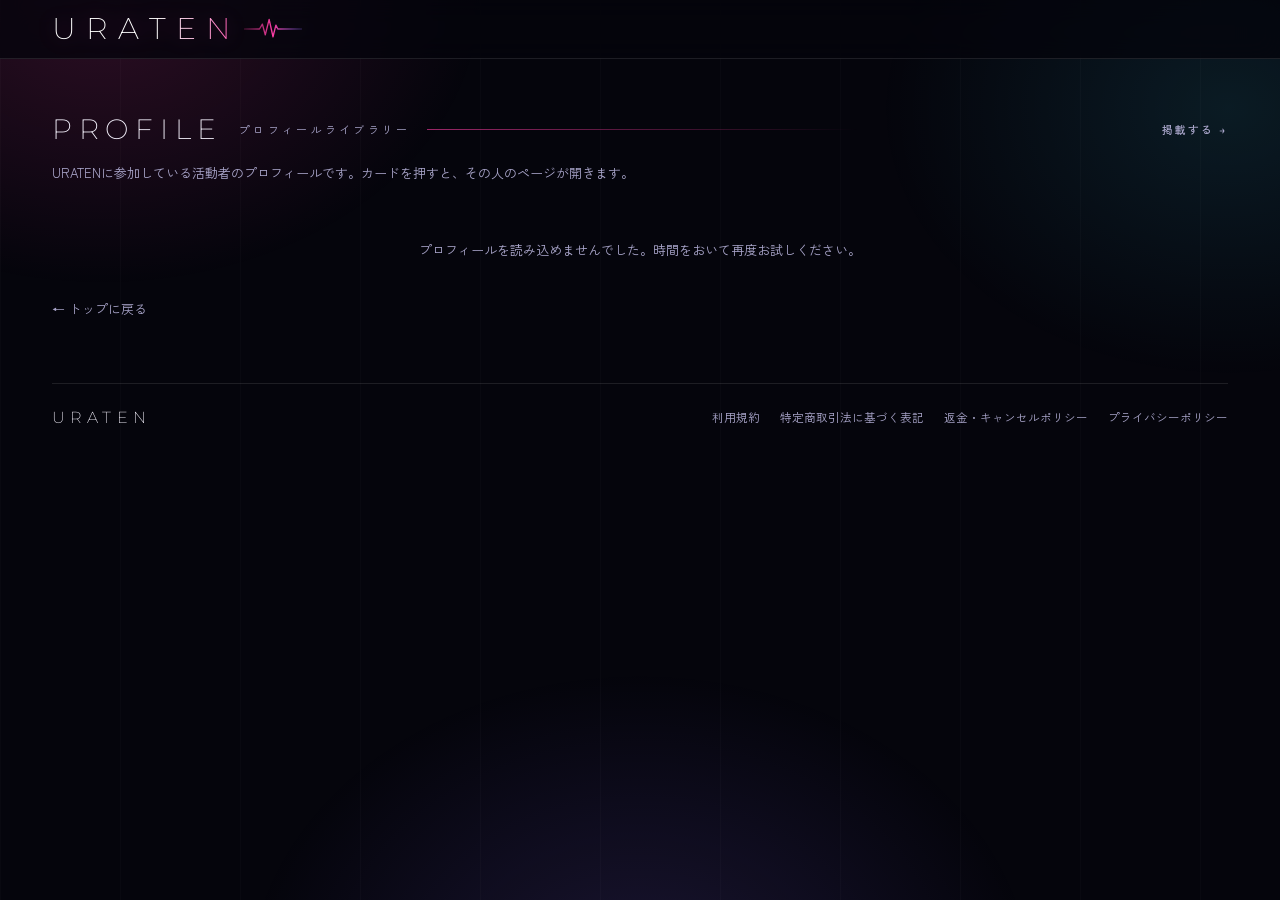
<file: library.html>
<!DOCTYPE html>
<html lang="ja">
<head>
<meta charset="UTF-8">
<meta name="viewport" content="width=device-width, initial-scale=1.0">
<title>プロフィールライブラリー｜URATEN</title>
<meta name="description" content="URATENに参加している活動者のプロフィール一覧。活動名・ジャンル・活動地域で探せます。">
<link rel="preconnect" href="https://fonts.googleapis.com">
<link rel="preconnect" href="https://fonts.gstatic.com" crossorigin>
<link rel="stylesheet" href="https://fonts.googleapis.com/css2?family=Montserrat:wght@200;300;500;600&family=Zen+Kaku+Gothic+New:wght@400;500;700&display=swap">
<link rel="stylesheet" href="./css/base.css">
<link rel="stylesheet" href="./css/style.css">
</head>
<body>
<header class="hd">
  <div class="hd-in">
    <a class="logo" href="./index.html" aria-label="URATEN トップ">
      <span class="logo-row">
        <span class="logo-word">URATEN</span>
        <svg class="logo-pulse" viewBox="0 0 60 22" fill="none" aria-hidden="true">
          <defs><linearGradient id="pg" x1="0" x2="1"><stop offset="0" stop-color="#ff3ea5" stop-opacity=".2"/><stop offset=".5" stop-color="#ff3ea5"/><stop offset="1" stop-color="#8b6cff" stop-opacity=".2"/></linearGradient></defs>
          <path d="M0 11h16l3-5 3 11 4-16 4 18 3-12 2 4h25" stroke="url(#pg)" stroke-width="1.4" stroke-linejoin="round"/>
        </svg>
      </span>
    </a>
  </div>
</header>

<!-- プロフィールライブラリー（一覧。中身は js/library.js が gallery/profile.json から組み立てる） -->
<div class="wrap">
  <main>
    <section class="sec">
      <div class="sec-head lib-head">
        <h1 class="sec-title">PROFILE</h1>
        <span class="sec-ja">プロフィールライブラリー</span>
        <span class="sec-line"></span>
        <a class="sec-more" href="./menu.html#profile" target="_blank" rel="noopener noreferrer">掲載する →</a>
      </div>
      <p class="page-intro">URATENに参加している活動者のプロフィールです。カードを押すと、その人のページが開きます。</p>

      <form class="lib-tools" id="libTools" onsubmit="return false" hidden>
        <div class="lib-search">
          <input class="lib-q" id="libQ" type="search" placeholder="活動名で検索" autocomplete="off" enterkeyhint="search" aria-describedby="libQHint">
          <button class="lib-clear" id="libClear" type="button" disabled>クリア</button>
        </div>
        <p class="lib-hint" id="libQHint">名前の一部で探せます。＊（なんでも）・？（1文字）も使えます。</p>
        <div class="lib-group" id="libGenreGroup">
          <span class="lib-label">ジャンル</span>
          <div class="lib-chips" id="libGenres"></div>
        </div>
        <div class="lib-group" id="libAreaGroup">
          <span class="lib-label">活動地域</span>
          <div class="lib-chips" id="libAreas"></div>
        </div>
        <div class="lib-group" id="libPageGroup" hidden>
          <span class="lib-label">掲載内容</span>
          <div class="lib-chips">
            <button class="lib-chip is-page" id="libPage" type="button" aria-pressed="false">INTERVIEW</button>
          </div>
        </div>
      </form>

      <p class="lib-count" id="libCount" hidden></p>
      <div class="grid" id="libGrid"></div>
      <p class="gallery-empty" id="libStatus">読み込んでいます…</p>
      <a class="back" href="./index.html">← トップに戻る</a>
    </section>
  </main>

  <footer class="ft">
    <div class="ft-logo">URATEN</div>
    <div class="ft-links">
      <a href="./terms.html">利用規約</a>
      <a href="./tokushoho.html">特定商取引法に基づく表記</a>
      <a href="./refund.html">返金・キャンセルポリシー</a>
      <a href="./privacy.html">プライバシーポリシー</a>
    </div>
  </footer>
</div>

<script src="./js/works.js"></script>
<script src="./js/library.js"></script>
</body>
</html>
</file>
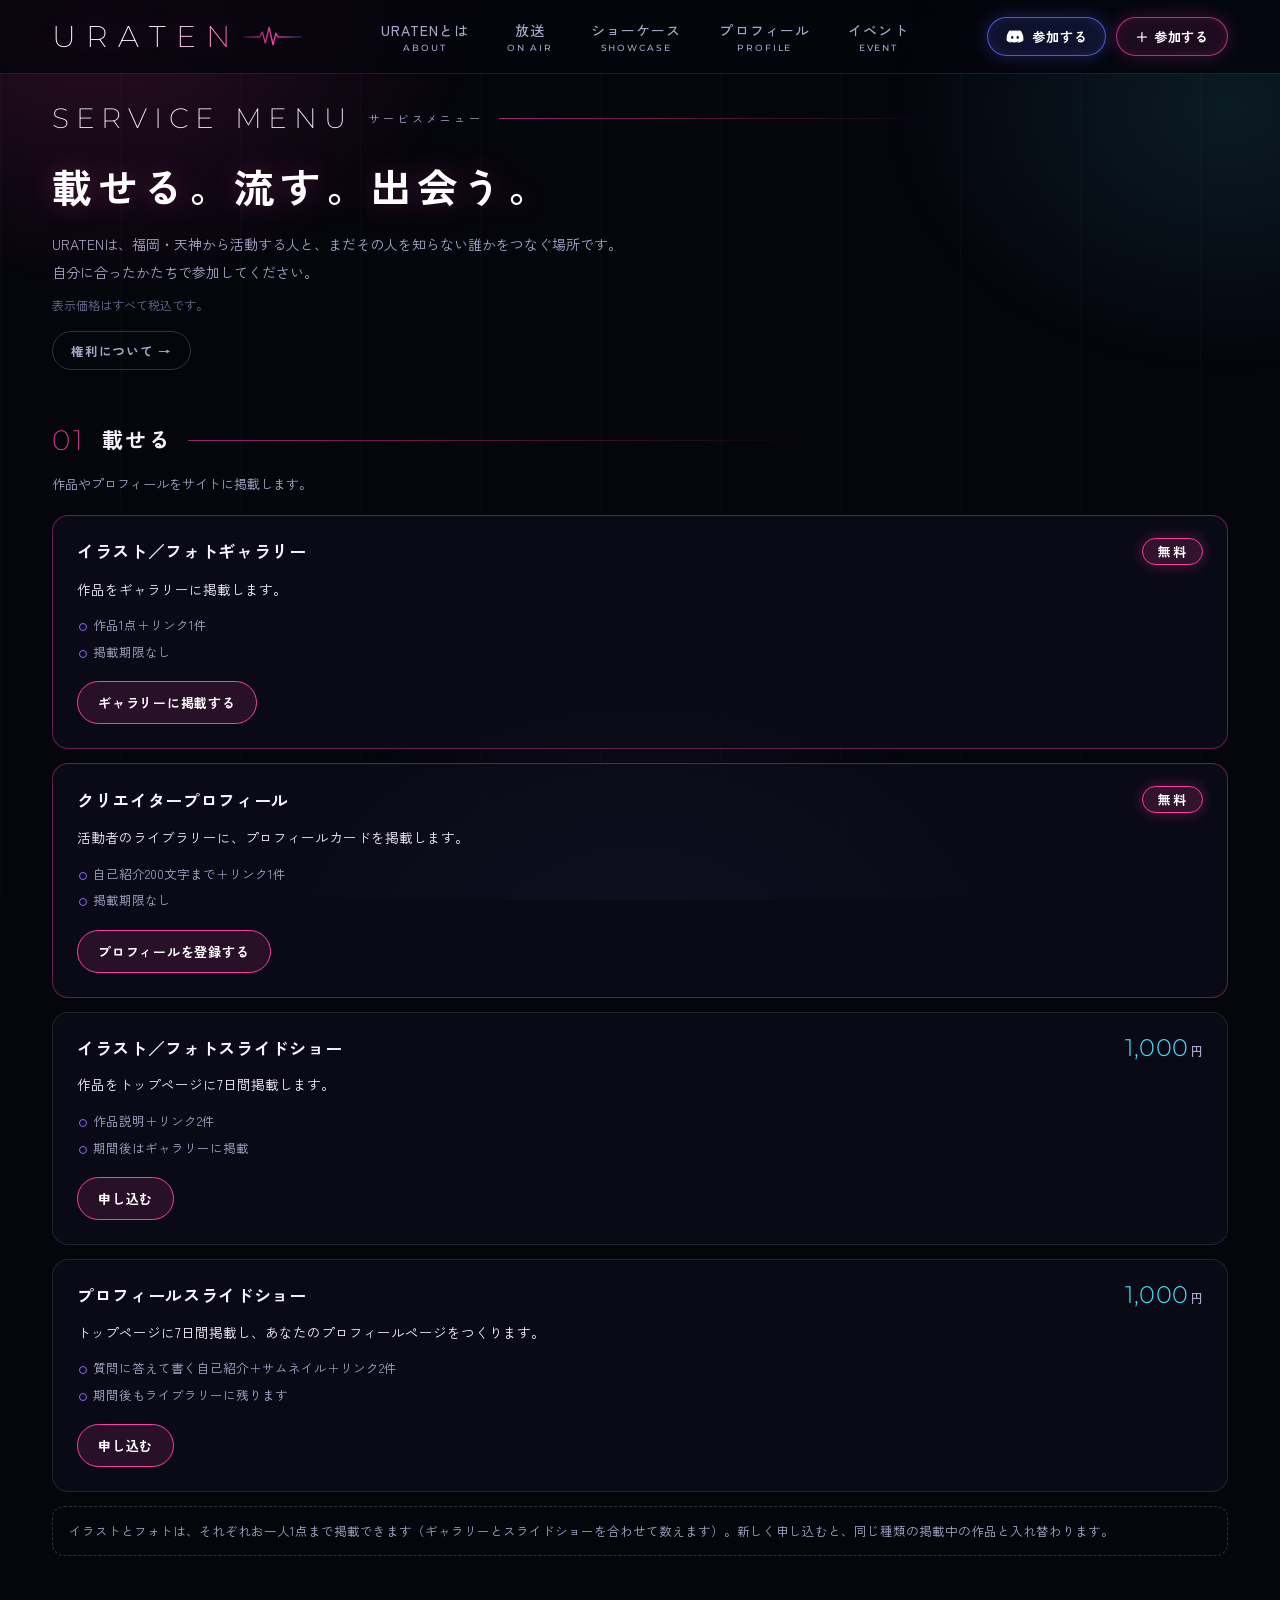
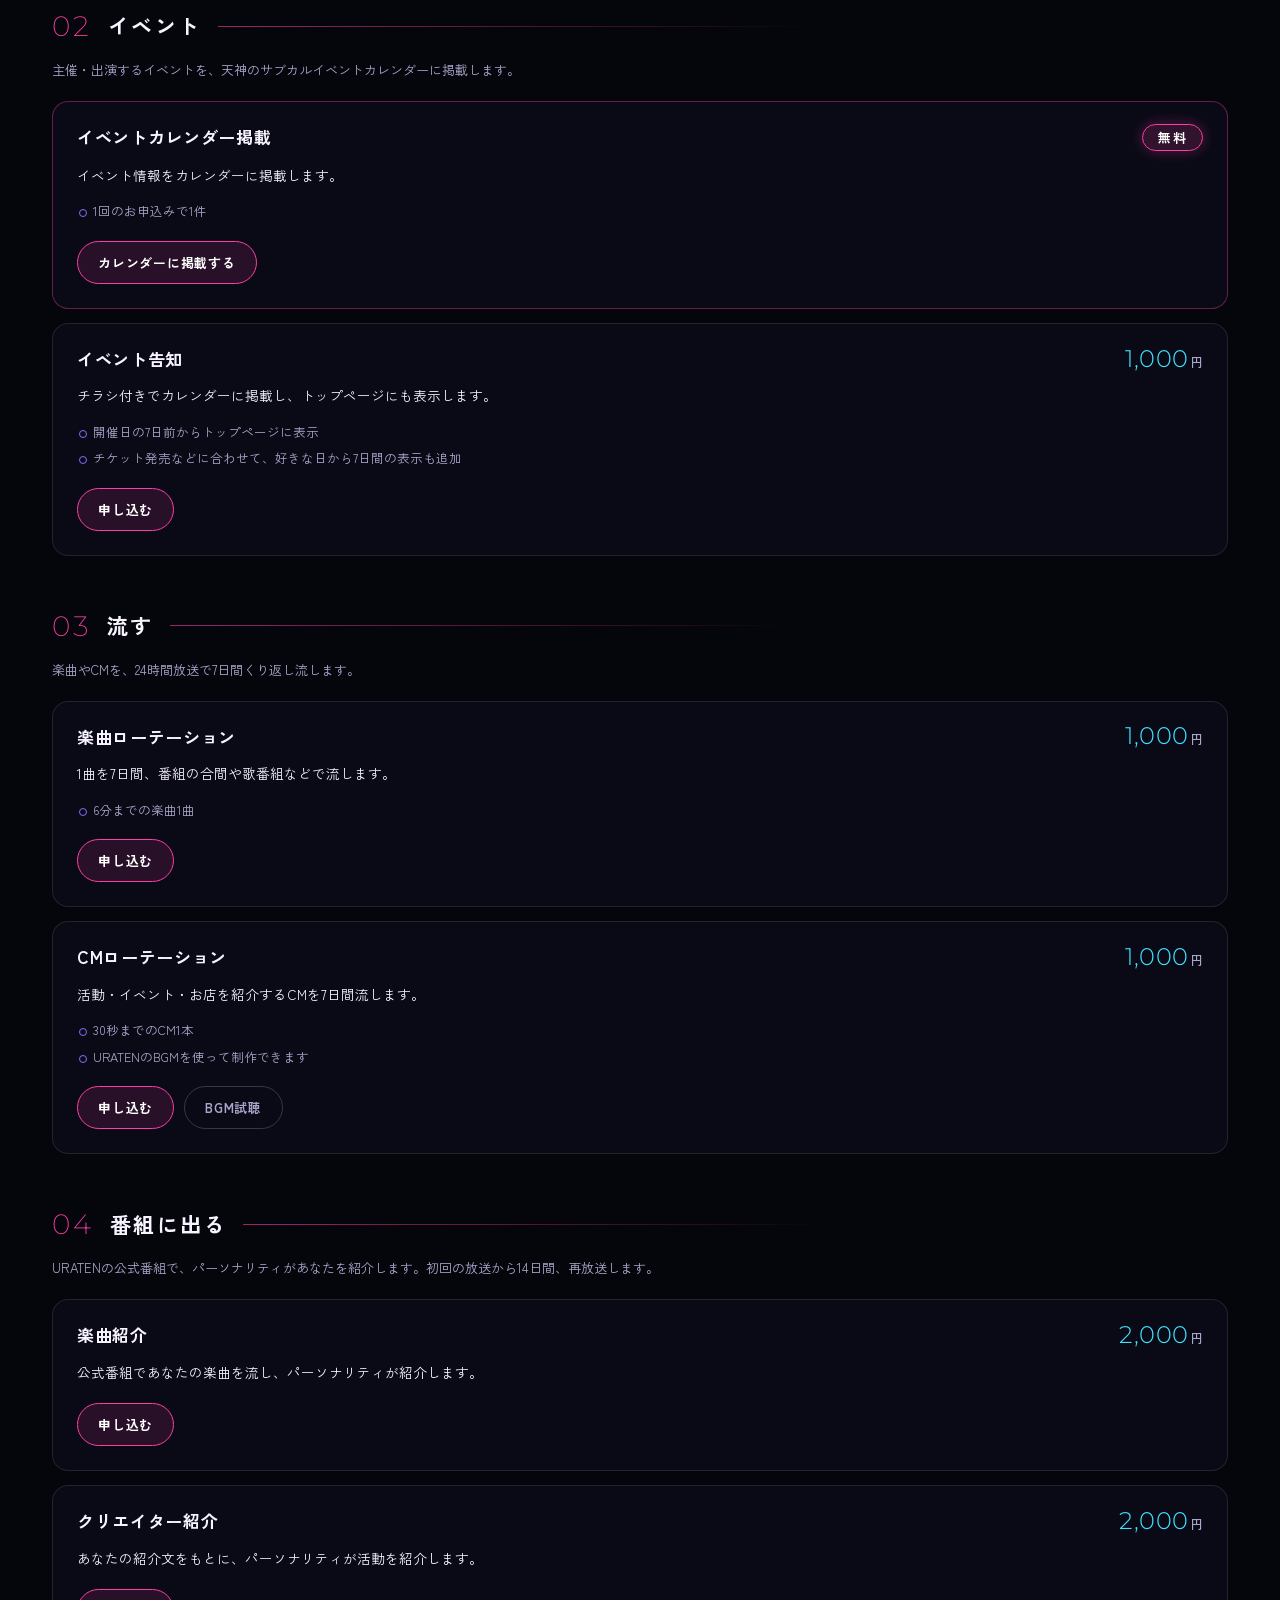
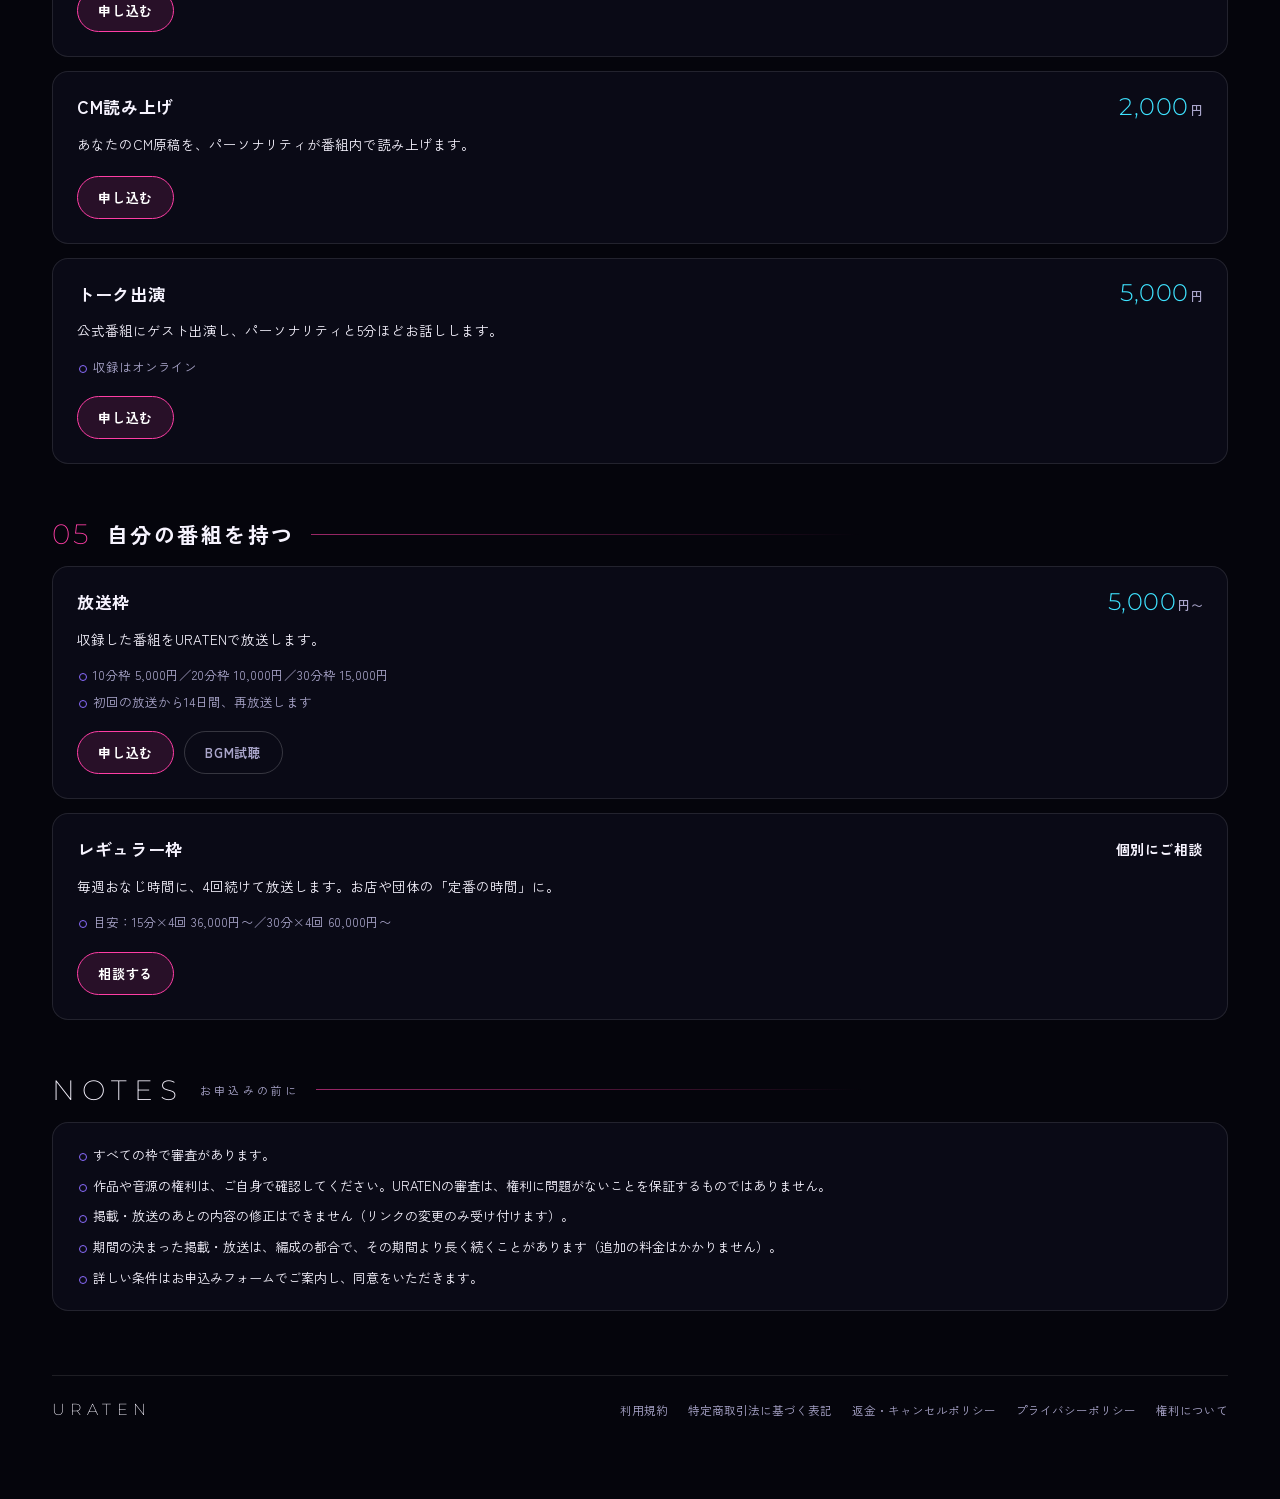
<file: menu.html>
<!DOCTYPE html>
<html lang="ja">
<head>
<meta charset="UTF-8">
<meta name="viewport" content="width=device-width, initial-scale=1.0">
<title>メニュー｜URATEN</title>
<meta name="description" content="URATENのサービスメニュー。ギャラリー・プロフィール・イベントカレンダーへの無料掲載から、スライドショー、楽曲・CMのローテーション、公式番組での紹介、放送枠まで。">
<link rel="preconnect" href="https://fonts.googleapis.com">
<link rel="preconnect" href="https://fonts.gstatic.com" crossorigin>
<link rel="stylesheet" href="https://fonts.googleapis.com/css2?family=Montserrat:wght@200;300;500;600&family=Zen+Kaku+Gothic+New:wght@400;500;700&display=swap">
<link rel="stylesheet" href="./css/base.css">
<link rel="stylesheet" href="./css/menu.css">
</head>
<body class="has-tabbar">
<!-- 演出（共鳴ビジュアル）は読み込まない静的なページ。js/app.js・js/env.js も読まない -->
<header class="hd">
  <div class="hd-in">
    <a class="logo" href="./index.html" aria-label="URATEN トップ">
      <span class="logo-row">
        <span class="logo-word">URATEN</span>
        <svg class="logo-pulse" viewBox="0 0 60 22" fill="none" aria-hidden="true">
          <defs><linearGradient id="pg" x1="0" x2="1"><stop offset="0" stop-color="#ff3ea5" stop-opacity=".2"/><stop offset=".5" stop-color="#ff3ea5"/><stop offset="1" stop-color="#8b6cff" stop-opacity=".2"/></linearGradient></defs>
          <path d="M0 11h16l3-5 3 11 4-16 4 18 3-12 2 4h25" stroke="url(#pg)" stroke-width="1.4" stroke-linejoin="round"/>
        </svg>
      </span>
    </a>
    <nav class="gnav" aria-label="メイン">
      <a href="./index.html"><b>URATENとは</b><small>ABOUT</small></a>
      <a href="./index.html#player"><b>放送</b><small>ON AIR</small></a>
      <a href="./index.html#showcase"><b>ショーケース</b><small>SHOWCASE</small></a>
      <a href="./index.html#profile"><b>プロフィール</b><small>PROFILE</small></a>
      <a href="./index.html#event"><b>イベント</b><small>EVENT</small></a>
    </nav>
    <div class="hd-side">
      <a class="join join--dc" href="https://discord.gg/AB87TDuyt" target="_blank" rel="noopener noreferrer">
        <svg viewBox="0 0 24 24" fill="currentColor" aria-hidden="true"><path d="M20 4a18 18 0 0 0-4.5-1.4l-.2.4A12 12 0 0 1 18 4.5 17 17 0 0 0 6 4.5a12 12 0 0 1 2.7-1.1l-.2-.4A18 18 0 0 0 4 4 18 18 0 0 0 1 17a18 18 0 0 0 5.5 2.8l.4-.6a12 12 0 0 1-1.9-.9l.5-.4a13 13 0 0 0 11 0l.5.4a12 12 0 0 1-1.9.9l.4.6A18 18 0 0 0 23 17 18 18 0 0 0 20 4ZM8.4 14.3c-.9 0-1.6-.8-1.6-1.8s.7-1.8 1.6-1.8 1.6.8 1.6 1.8-.7 1.8-1.6 1.8Zm7.2 0c-.9 0-1.6-.8-1.6-1.8s.7-1.8 1.6-1.8 1.6.8 1.6 1.8-.7 1.8-1.6 1.8Z"/></svg>
        参加する
      </a>
      <a class="join" href="#top" aria-current="page">＋ 参加する</a>
    </div>
    <button class="menu-btn" type="button" id="menuBtn" aria-label="メニューを開く" aria-expanded="false" aria-controls="drawer">
      <i></i><i></i><i></i><small>MENU</small>
    </button>
  </div>
  <nav class="drawer" id="drawer" aria-label="メニュー">
    <a href="./index.html">URATENとは<small>ABOUT</small></a>
    <a href="./index.html#showcase">ショーケース<small>SHOWCASE</small></a>
    <a href="./index.html#profile">プロフィール<small>PROFILE</small></a>
    <a href="./index.html#event">イベント<small>EVENT</small></a>
    <a href="#top" aria-current="page">メニュー<small>MENU</small></a>
    <a href="./calendar.html" target="_blank" rel="noopener">イベントカレンダー<small>CALENDAR</small></a>
    <a href="./rights.html" target="_blank" rel="noopener noreferrer">権利について<small>RIGHTS</small></a>
    <a class="drawer-dc" href="https://discord.gg/AB87TDuyt" target="_blank" rel="noopener noreferrer">Discord に参加する<small>DISCORD</small></a>
  </nav>
</header>

<main class="wrap" id="top">

  <!-- ============ 冒頭 ============ -->
  <section class="sec mn-hero">
    <div class="sec-head">
      <h1 class="sec-title">SERVICE MENU</h1>
      <span class="sec-ja">サービスメニュー</span>
      <span class="sec-line"></span>
    </div>
    <p class="mn-catch">載せる。流す。出会う。</p>
    <p class="mn-lead">URATENは、福岡・天神から活動する人と、まだその人を知らない誰かをつなぐ場所です。<br>自分に合ったかたちで参加してください。</p>
    <p class="mn-tax">表示価格はすべて税込です。</p>
    <div class="mn-hero-actions">
      <a class="btn btn-x" href="./rights.html">権利について →</a>
    </div>
  </section>

  <!-- ============ 01 載せる ============ -->
  <section class="sec" id="post" aria-labelledby="postTitle">
    <div class="sec-head">
      <span class="mn-num">01</span>
      <h2 class="mn-gtitle" id="postTitle">載せる</h2>
      <span class="sec-line"></span>
    </div>
    <p class="page-intro">作品やプロフィールをサイトに掲載します。</p>

    <div class="mn-cards">
      <article class="mn-card is-free" id="gallery">
        <div class="mn-card-head">
          <h3 class="mn-name">イラスト／フォトギャラリー</h3>
          <p class="mn-yen is-free">無料</p>
        </div>
        <p class="mn-desc">作品をギャラリーに掲載します。</p>
        <ul class="mn-points">
          <li>作品1点＋リンク1件</li>
          <li>掲載期限なし</li>
        </ul>
        <div class="mn-actions">
          <!-- TODO: リンク先（ギャラリー掲載フォーム・未作成） -->
          <a class="btn btn-push" href="#">ギャラリーに掲載する</a>
        </div>
      </article>

      <article class="mn-card is-free" id="profile">
        <div class="mn-card-head">
          <h3 class="mn-name">クリエイタープロフィール</h3>
          <p class="mn-yen is-free">無料</p>
        </div>
        <p class="mn-desc">活動者のライブラリーに、プロフィールカードを掲載します。</p>
        <ul class="mn-points">
          <li>自己紹介200文字まで＋リンク1件</li>
          <li>掲載期限なし</li>
        </ul>
        <div class="mn-actions">
          <!-- TODO: リンク先（プロフィール登録フォーム・未作成） -->
          <a class="btn btn-push" href="#">プロフィールを登録する</a>
        </div>
      </article>

      <article class="mn-card" id="slideshow">
        <div class="mn-card-head">
          <h3 class="mn-name">イラスト／フォトスライドショー</h3>
          <p class="mn-yen">1,000<small>円</small></p>
        </div>
        <p class="mn-desc">作品をトップページに7日間掲載します。</p>
        <ul class="mn-points">
          <li>作品説明＋リンク2件</li>
          <li>期間後はギャラリーに掲載</li>
        </ul>
        <div class="mn-actions">
          <!-- TODO: リンク先（イラスト／フォトスライドショーのフォーム・未作成） -->
          <a class="btn btn-push" href="#">申し込む</a>
        </div>
      </article>

      <article class="mn-card" id="profile-slideshow">
        <div class="mn-card-head">
          <h3 class="mn-name">プロフィールスライドショー</h3>
          <p class="mn-yen">1,000<small>円</small></p>
        </div>
        <p class="mn-desc">トップページに7日間掲載し、あなたのプロフィールページをつくります。</p>
        <ul class="mn-points">
          <li>質問に答えて書く自己紹介＋サムネイル＋リンク2件</li>
          <li>期間後もライブラリーに残ります</li>
        </ul>
        <div class="mn-actions">
          <!-- TODO: リンク先（プロフィールスライドショーのフォーム・未作成） -->
          <a class="btn btn-push" href="#">申し込む</a>
        </div>
      </article>
    </div>
    <p class="mn-note">イラストとフォトは、それぞれお一人1点まで掲載できます（ギャラリーとスライドショーを合わせて数えます）。新しく申し込むと、同じ種類の掲載中の作品と入れ替わります。</p>
  </section>

  <!-- ============ 02 イベント ============ -->
  <section class="sec" id="event" aria-labelledby="eventTitle">
    <div class="sec-head">
      <span class="mn-num">02</span>
      <h2 class="mn-gtitle" id="eventTitle">イベント</h2>
      <span class="sec-line"></span>
    </div>
    <p class="page-intro">主催・出演するイベントを、天神のサブカルイベントカレンダーに掲載します。</p>

    <div class="mn-cards">
      <article class="mn-card is-free" id="calendar">
        <div class="mn-card-head">
          <h3 class="mn-name">イベントカレンダー掲載</h3>
          <p class="mn-yen is-free">無料</p>
        </div>
        <p class="mn-desc">イベント情報をカレンダーに掲載します。</p>
        <ul class="mn-points">
          <li>1回のお申込みで1件</li>
        </ul>
        <div class="mn-actions">
          <!-- TODO: リンク先（カレンダー掲載フォーム・未作成） -->
          <a class="btn btn-push" href="#">カレンダーに掲載する</a>
        </div>
      </article>

      <article class="mn-card" id="event-notice">
        <div class="mn-card-head">
          <h3 class="mn-name">イベント告知</h3>
          <p class="mn-yen">1,000<small>円</small></p>
        </div>
        <p class="mn-desc">チラシ付きでカレンダーに掲載し、トップページにも表示します。</p>
        <ul class="mn-points">
          <li>開催日の7日前からトップページに表示</li>
          <li>チケット発売などに合わせて、好きな日から7日間の表示も追加</li>
        </ul>
        <div class="mn-actions">
          <!-- TODO: リンク先（イベント告知のフォーム・未作成） -->
          <a class="btn btn-push" href="#">申し込む</a>
        </div>
      </article>
    </div>
  </section>

  <!-- ============ 03 流す ============ -->
  <section class="sec" id="rotation" aria-labelledby="rotationTitle">
    <div class="sec-head">
      <span class="mn-num">03</span>
      <h2 class="mn-gtitle" id="rotationTitle">流す</h2>
      <span class="sec-line"></span>
    </div>
    <p class="page-intro">楽曲やCMを、24時間放送で7日間くり返し流します。</p>

    <div class="mn-cards">
      <article class="mn-card" id="song-rotation">
        <div class="mn-card-head">
          <h3 class="mn-name">楽曲ローテーション</h3>
          <p class="mn-yen">1,000<small>円</small></p>
        </div>
        <p class="mn-desc">1曲を7日間、番組の合間や歌番組などで流します。</p>
        <ul class="mn-points">
          <li>6分までの楽曲1曲</li>
        </ul>
        <div class="mn-actions">
          <!-- TODO: リンク先（楽曲ローテーションのフォーム・未作成） -->
          <a class="btn btn-push" href="#">申し込む</a>
        </div>
      </article>

      <article class="mn-card" id="cm-rotation">
        <div class="mn-card-head">
          <h3 class="mn-name">CMローテーション</h3>
          <p class="mn-yen">1,000<small>円</small></p>
        </div>
        <p class="mn-desc">活動・イベント・お店を紹介するCMを7日間流します。</p>
        <ul class="mn-points">
          <li>30秒までのCM1本</li>
          <li>URATENのBGMを使って制作できます</li>
        </ul>
        <div class="mn-actions">
          <!-- TODO: リンク先（CMローテーションのフォーム・未作成） -->
          <a class="btn btn-push" href="#">申し込む</a>
          <a class="btn btn-x" href="./bgm.html" target="_blank" rel="noopener noreferrer">BGM試聴</a>
        </div>
      </article>
    </div>
  </section>

  <!-- ============ 04 番組に出る ============ -->
  <section class="sec" id="program" aria-labelledby="programTitle">
    <div class="sec-head">
      <span class="mn-num">04</span>
      <h2 class="mn-gtitle" id="programTitle">番組に出る</h2>
      <span class="sec-line"></span>
    </div>
    <p class="page-intro">URATENの公式番組で、パーソナリティがあなたを紹介します。初回の放送から14日間、再放送します。</p>

    <div class="mn-cards">
      <article class="mn-card" id="song-intro">
        <div class="mn-card-head">
          <h3 class="mn-name">楽曲紹介</h3>
          <p class="mn-yen">2,000<small>円</small></p>
        </div>
        <p class="mn-desc">公式番組であなたの楽曲を流し、パーソナリティが紹介します。</p>
        <div class="mn-actions">
          <!-- TODO: リンク先（楽曲紹介のフォーム・未作成） -->
          <a class="btn btn-push" href="#">申し込む</a>
        </div>
      </article>

      <article class="mn-card" id="creator-intro">
        <div class="mn-card-head">
          <h3 class="mn-name">クリエイター紹介</h3>
          <p class="mn-yen">2,000<small>円</small></p>
        </div>
        <p class="mn-desc">あなたの紹介文をもとに、パーソナリティが活動を紹介します。</p>
        <div class="mn-actions">
          <!-- TODO: リンク先（クリエイター紹介のフォーム・未作成） -->
          <a class="btn btn-push" href="#">申し込む</a>
        </div>
      </article>

      <article class="mn-card" id="cm-read">
        <div class="mn-card-head">
          <h3 class="mn-name">CM読み上げ</h3>
          <p class="mn-yen">2,000<small>円</small></p>
        </div>
        <p class="mn-desc">あなたのCM原稿を、パーソナリティが番組内で読み上げます。</p>
        <div class="mn-actions">
          <!-- TODO: リンク先（CM読み上げのフォーム・未作成） -->
          <a class="btn btn-push" href="#">申し込む</a>
        </div>
      </article>

      <article class="mn-card" id="talk">
        <div class="mn-card-head">
          <h3 class="mn-name">トーク出演</h3>
          <p class="mn-yen">5,000<small>円</small></p>
        </div>
        <p class="mn-desc">公式番組にゲスト出演し、パーソナリティと5分ほどお話しします。</p>
        <ul class="mn-points">
          <li>収録はオンライン</li>
        </ul>
        <div class="mn-actions">
          <!-- TODO: リンク先（トーク出演のフォーム・未作成） -->
          <a class="btn btn-push" href="#">申し込む</a>
        </div>
      </article>
    </div>
  </section>

  <!-- ============ 05 自分の番組を持つ ============ -->
  <section class="sec" id="broadcast" aria-labelledby="broadcastTitle">
    <div class="sec-head">
      <span class="mn-num">05</span>
      <h2 class="mn-gtitle" id="broadcastTitle">自分の番組を持つ</h2>
      <span class="sec-line"></span>
    </div>

    <div class="mn-cards">
      <article class="mn-card" id="broadcast-slot">
        <div class="mn-card-head">
          <h3 class="mn-name">放送枠</h3>
          <p class="mn-yen">5,000<small>円〜</small></p>
        </div>
        <p class="mn-desc">収録した番組をURATENで放送します。</p>
        <ul class="mn-points">
          <li>10分枠 5,000円／20分枠 10,000円／30分枠 15,000円</li>
          <li>初回の放送から14日間、再放送します</li>
        </ul>
        <div class="mn-actions">
          <!-- TODO: リンク先（放送枠のフォーム。新フォームに差し替えるかは未定） -->
          <a class="btn btn-push" href="#">申し込む</a>
          <a class="btn btn-x" href="./bgm.html" target="_blank" rel="noopener noreferrer">BGM試聴</a>
        </div>
      </article>

      <article class="mn-card" id="regular">
        <div class="mn-card-head">
          <h3 class="mn-name">レギュラー枠</h3>
          <p class="mn-yen is-text">個別にご相談</p>
        </div>
        <p class="mn-desc">毎週おなじ時間に、4回続けて放送します。お店や団体の「定番の時間」に。</p>
        <ul class="mn-points">
          <li>目安：15分×4回 36,000円〜／30分×4回 60,000円〜</li>
        </ul>
        <div class="mn-actions">
          <!-- TODO: リンク先（相談窓口。contact@ura-ten.jp かフォームかは未定） -->
          <a class="btn btn-push" href="#">相談する</a>
        </div>
      </article>
    </div>
  </section>

  <!-- ============ お申込みの前に ============ -->
  <section class="sec" id="notes" aria-labelledby="notesTitle">
    <div class="sec-head">
      <h2 class="sec-title" id="notesTitle">NOTES</h2>
      <span class="sec-ja">お申込みの前に</span>
      <span class="sec-line"></span>
    </div>
    <ul class="mn-list">
      <li>すべての枠で審査があります。</li>
      <li>作品や音源の権利は、ご自身で確認してください。URATENの審査は、権利に問題がないことを保証するものではありません。</li>
      <li>掲載・放送のあとの内容の修正はできません（リンクの変更のみ受け付けます）。</li>
      <li>期間の決まった掲載・放送は、編成の都合で、その期間より長く続くことがあります（追加の料金はかかりません）。</li>
      <li>詳しい条件はお申込みフォームでご案内し、同意をいただきます。</li>
    </ul>
  </section>

  <footer class="ft">
    <div class="ft-logo">URATEN</div>
    <div class="ft-links">
      <a href="./terms.html">利用規約</a>
      <a href="./tokushoho.html">特定商取引法に基づく表記</a>
      <a href="./refund.html">返金・キャンセルポリシー</a>
      <a href="./privacy.html">プライバシーポリシー</a>
      <a href="./rights.html">権利について</a>
    </div>
  </footer>
</main>

<!-- スマホ下部タブ（トップと同じ並び。リンク先はトップの各セクション） -->
<nav class="tabbar" aria-label="タブ">
  <a href="./index.html"><svg viewBox="0 0 24 24" aria-hidden="true"><path d="M3 11 12 4l9 7v9h-6v-6H9v6H3z"/></svg>ホーム</a>
  <a href="./index.html#player"><svg viewBox="0 0 24 24" aria-hidden="true"><path d="M4 10v4M8 7v10M12 4v16M16 7v10M20 10v4"/></svg>放送</a>
  <a href="./index.html#showcase"><svg viewBox="0 0 24 24" aria-hidden="true"><rect x="3" y="4" width="18" height="16" rx="2"/><circle cx="9" cy="10" r="2"/><path d="m21 16-5-5-9 9"/></svg>ショーケース</a>
  <a href="./index.html#event"><svg viewBox="0 0 24 24" aria-hidden="true"><rect x="3" y="5" width="18" height="16" rx="2"/><path d="M3 10h18M8 3v4M16 3v4"/></svg>イベント</a>
  <a class="is-active" href="#top" aria-current="page"><svg viewBox="0 0 24 24" aria-hidden="true"><circle cx="12" cy="12" r="9"/><path d="M12 8v8M8 12h8"/></svg>参加</a>
</nav>

<script src="./js/menu.js"></script>
</body>
</html>
</file>
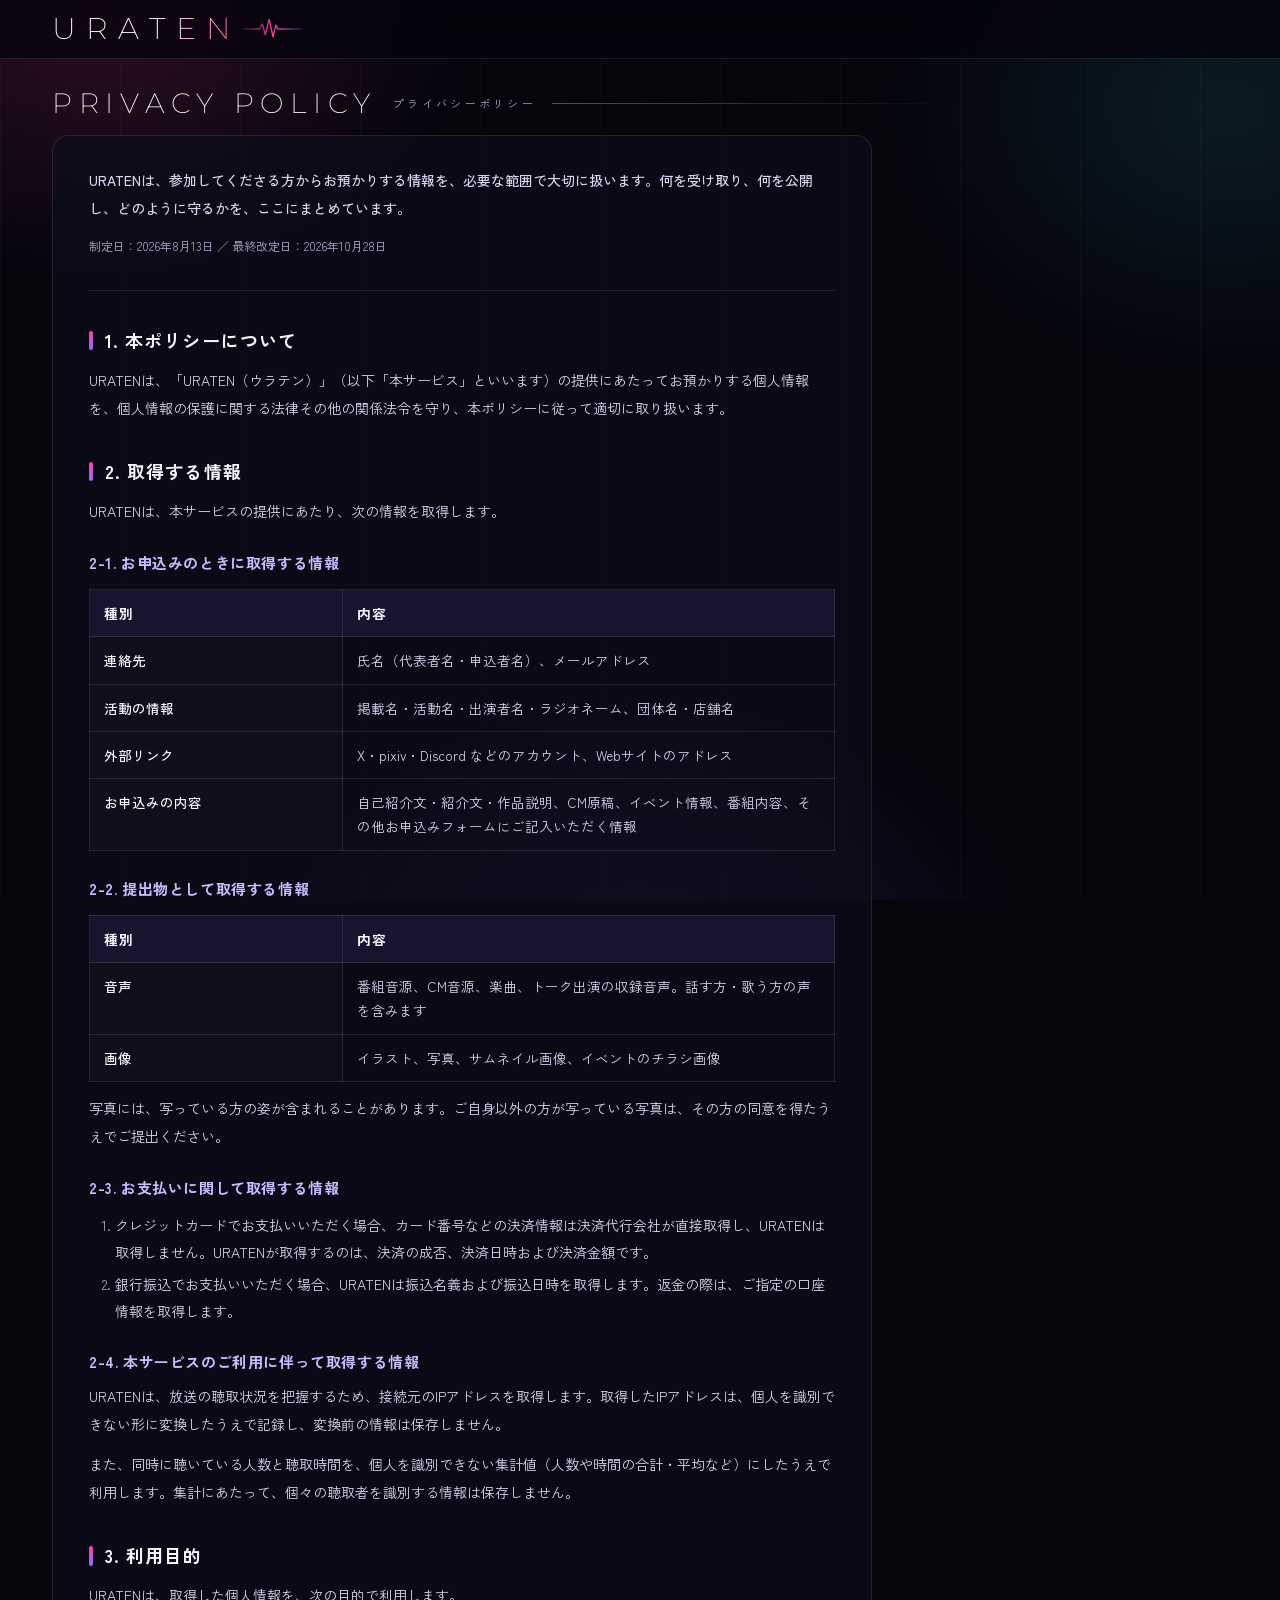
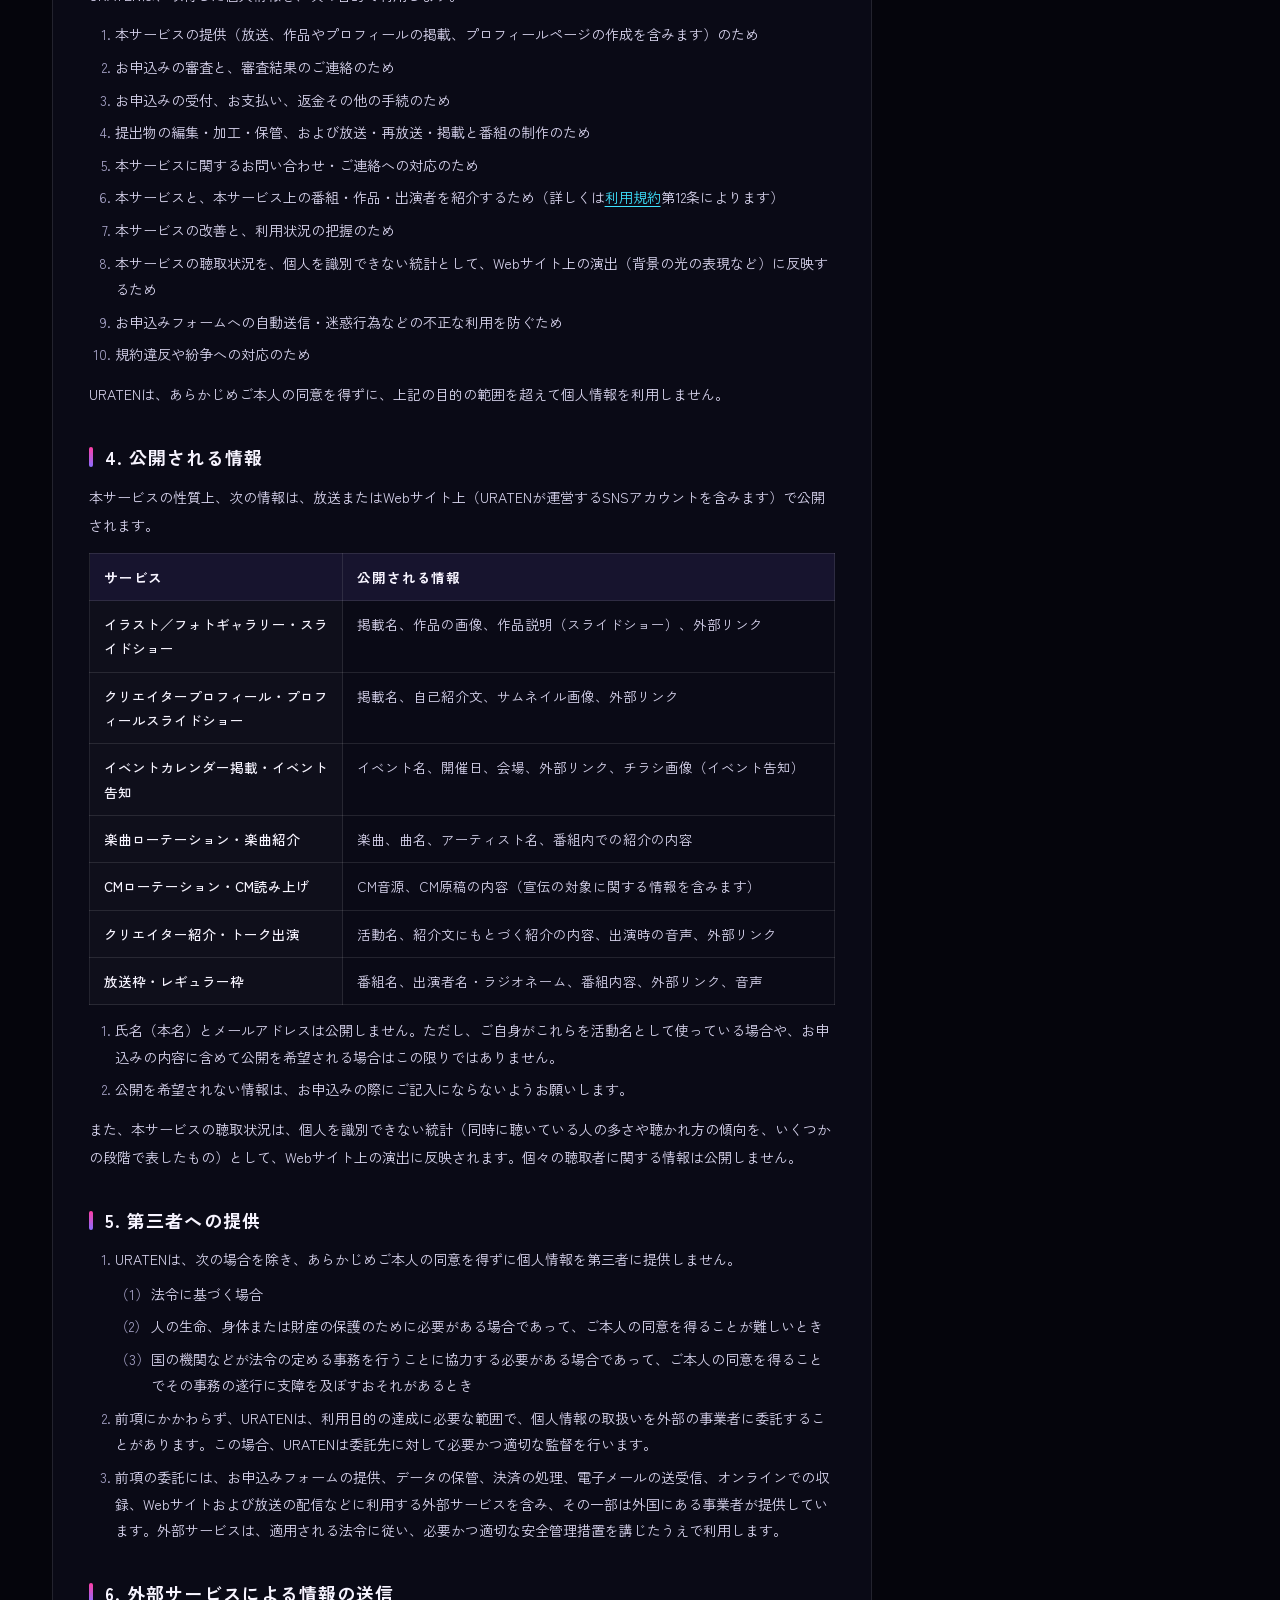
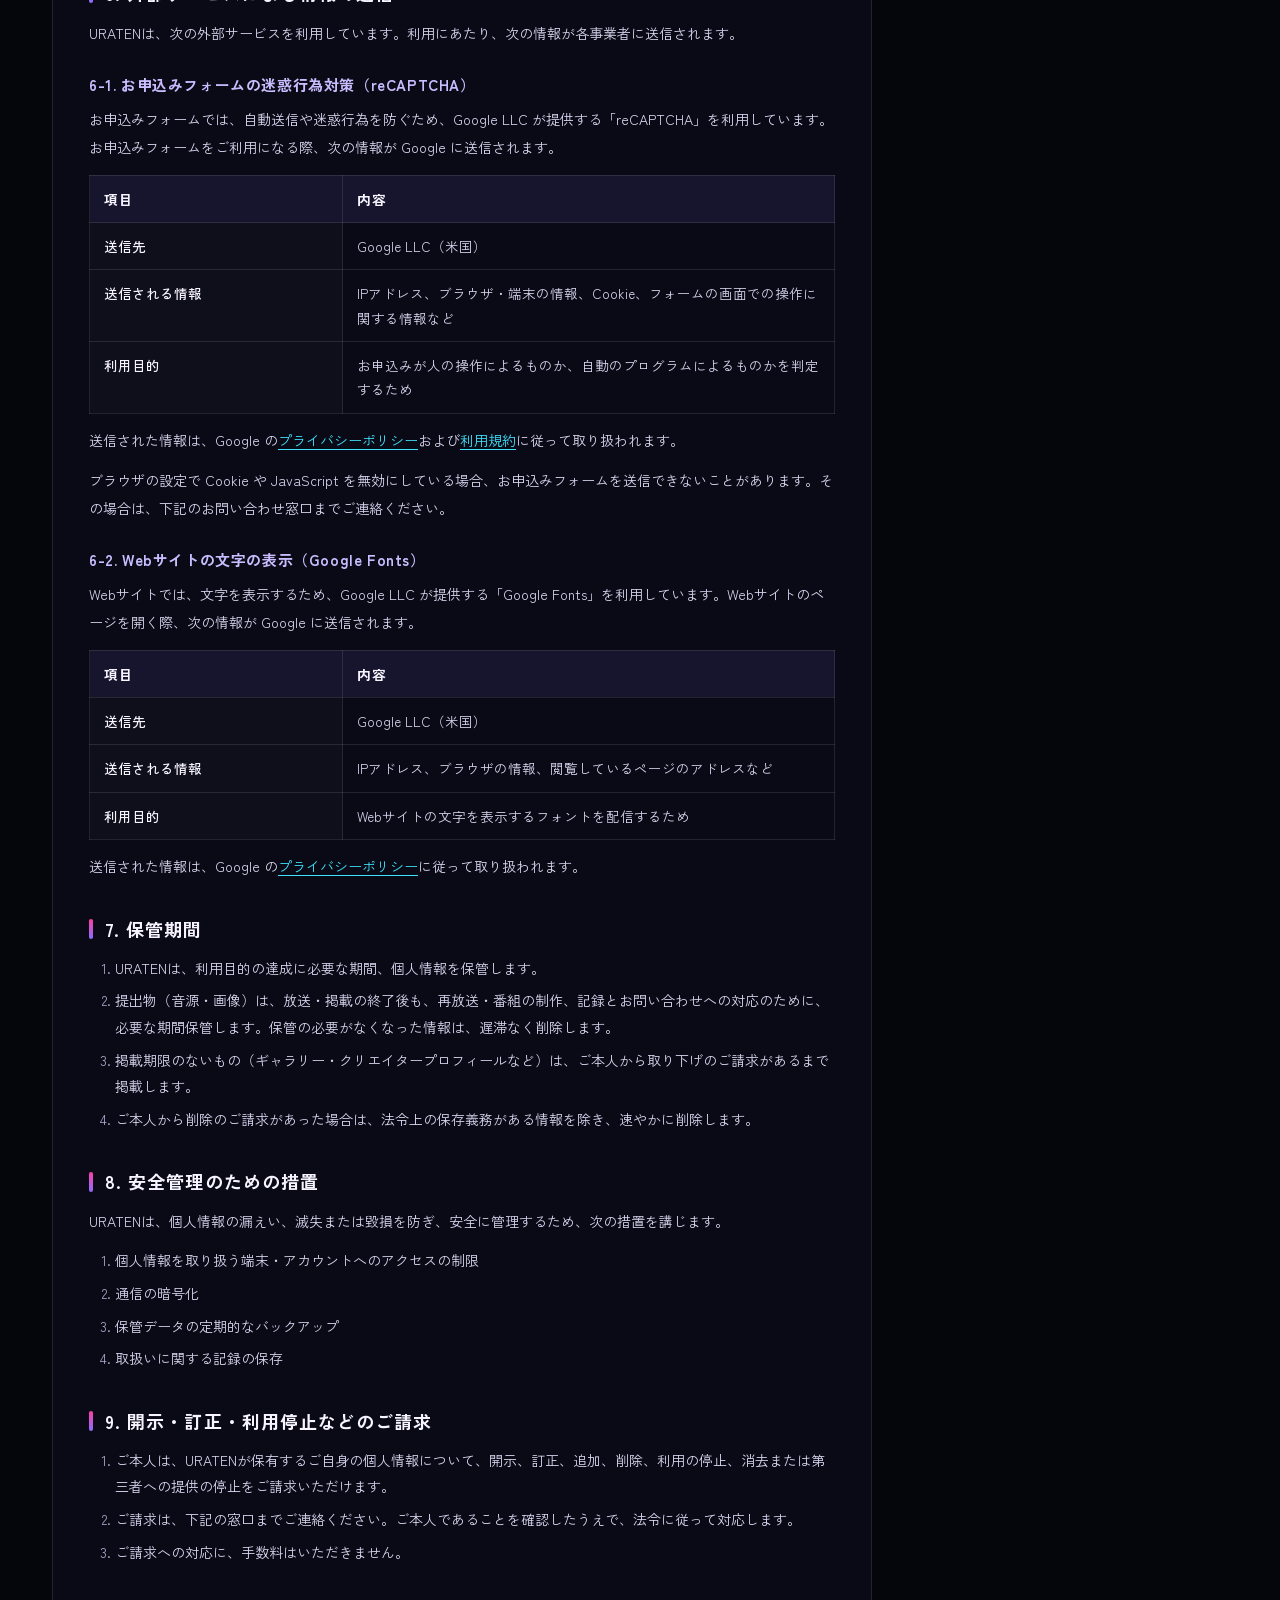
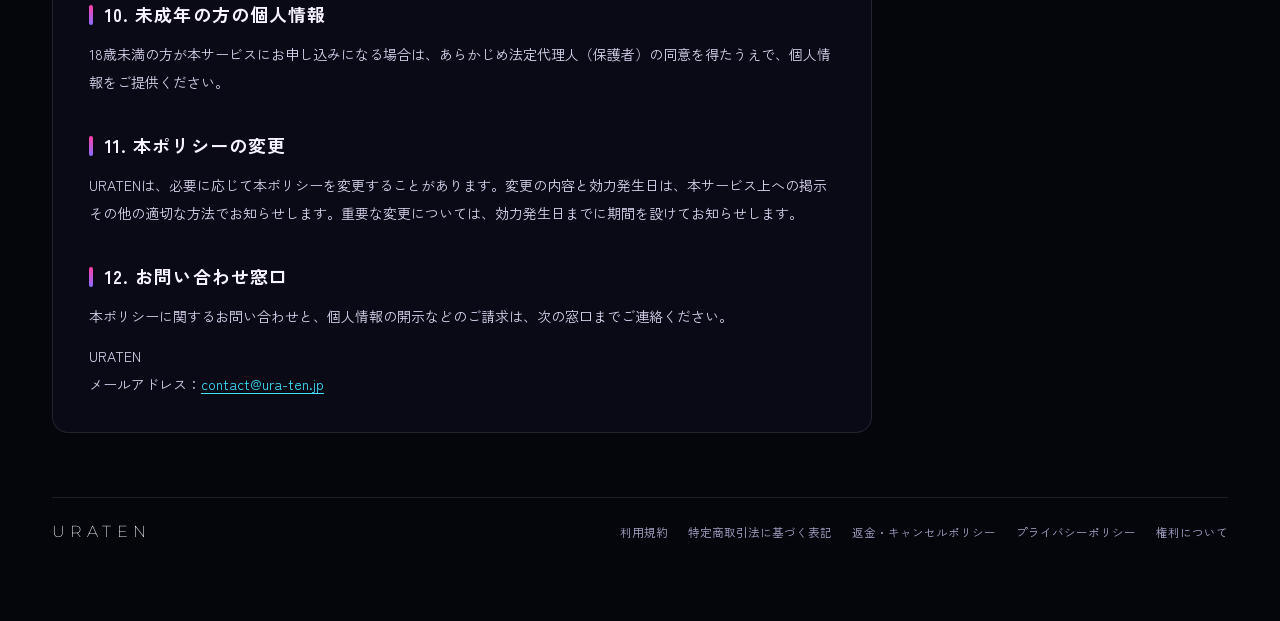
<file: privacy.html>
<!DOCTYPE html>
<html lang="ja">
<head>
<meta charset="UTF-8">
<meta name="viewport" content="width=device-width, initial-scale=1.0">
<title>プライバシーポリシー｜URATEN</title>
<meta name="description" content="URATENがお預かりする個人情報について、取得する情報・利用目的・公開される情報・管理のしかたと、開示などのご請求の窓口をまとめています。">
<link rel="preconnect" href="https://fonts.googleapis.com">
<link rel="preconnect" href="https://fonts.gstatic.com" crossorigin>
<link rel="stylesheet" href="https://fonts.googleapis.com/css2?family=Montserrat:wght@200;300;500;600&family=Zen+Kaku+Gothic+New:wght@400;500;700&display=swap">
<link rel="stylesheet" href="./css/base.css">
</head>
<body>
<header class="hd">
  <div class="hd-in">
    <a class="logo" href="./index.html" aria-label="URATEN トップ">
      <span class="logo-row">
        <span class="logo-word">URATEN</span>
        <svg class="logo-pulse" viewBox="0 0 60 22" fill="none" aria-hidden="true">
          <defs><linearGradient id="pg" x1="0" x2="1"><stop offset="0" stop-color="#ff3ea5" stop-opacity=".2"/><stop offset=".5" stop-color="#ff3ea5"/><stop offset="1" stop-color="#8b6cff" stop-opacity=".2"/></linearGradient></defs>
          <path d="M0 11h16l3-5 3 11 4-16 4 18 3-12 2 4h25" stroke="url(#pg)" stroke-width="1.4" stroke-linejoin="round"/>
        </svg>
      </span>
    </a>
  </div>
</header>

<main class="wrap">
  <section class="sec doc-page">
    <div class="sec-head">
      <h1 class="sec-title">PRIVACY POLICY</h1>
      <span class="sec-ja">プライバシーポリシー</span>
      <span class="sec-line"></span>
    </div>

    <article class="doc">

      <p class="doc-lead">URATENは、参加してくださる方からお預かりする情報を、必要な範囲で大切に扱います。何を受け取り、何を公開し、どのように守るかを、ここにまとめています。</p>
      <p class="doc-updated">制定日：2026年8月13日 ／ 最終改定日：2026年10月28日</p>

      <hr>

      <h2>1. 本ポリシーについて</h2>
      <p>URATENは、「URATEN（ウラテン）」（以下「本サービス」といいます）の提供にあたってお預かりする個人情報を、個人情報の保護に関する法律その他の関係法令を守り、本ポリシーに従って適切に取り扱います。</p>

      <h2>2. 取得する情報</h2>
      <p>URATENは、本サービスの提供にあたり、次の情報を取得します。</p>

      <h3>2-1. お申込みのときに取得する情報</h3>
      <div class="table-scroll">
        <table>
          <thead>
            <tr><th scope="col">種別</th><th scope="col">内容</th></tr>
          </thead>
          <tbody>
            <tr><th scope="row">連絡先</th><td>氏名（代表者名・申込者名）、メールアドレス</td></tr>
            <tr><th scope="row">活動の情報</th><td>掲載名・活動名・出演者名・ラジオネーム、団体名・店舗名</td></tr>
            <tr><th scope="row">外部リンク</th><td>X・pixiv・Discord などのアカウント、Webサイトのアドレス</td></tr>
            <tr><th scope="row">お申込みの内容</th><td>自己紹介文・紹介文・作品説明、CM原稿、イベント情報、番組内容、その他お申込みフォームにご記入いただく情報</td></tr>
          </tbody>
        </table>
      </div>

      <h3>2-2. 提出物として取得する情報</h3>
      <div class="table-scroll">
        <table>
          <thead>
            <tr><th scope="col">種別</th><th scope="col">内容</th></tr>
          </thead>
          <tbody>
            <tr><th scope="row">音声</th><td>番組音源、CM音源、楽曲、トーク出演の収録音声。話す方・歌う方の声を含みます</td></tr>
            <tr><th scope="row">画像</th><td>イラスト、写真、サムネイル画像、イベントのチラシ画像</td></tr>
          </tbody>
        </table>
      </div>
      <p>写真には、写っている方の姿が含まれることがあります。ご自身以外の方が写っている写真は、その方の同意を得たうえでご提出ください。</p>

      <h3>2-3. お支払いに関して取得する情報</h3>
      <ol>
        <li>クレジットカードでお支払いいただく場合、カード番号などの決済情報は決済代行会社が直接取得し、URATENは取得しません。URATENが取得するのは、決済の成否、決済日時および決済金額です。</li>
        <li>銀行振込でお支払いいただく場合、URATENは振込名義および振込日時を取得します。返金の際は、ご指定の口座情報を取得します。</li>
      </ol>

      <h3>2-4. 本サービスのご利用に伴って取得する情報</h3>
      <p>URATENは、放送の聴取状況を把握するため、接続元のIPアドレスを取得します。取得したIPアドレスは、個人を識別できない形に変換したうえで記録し、変換前の情報は保存しません。</p>
      <p>また、同時に聴いている人数と聴取時間を、個人を識別できない集計値（人数や時間の合計・平均など）にしたうえで利用します。集計にあたって、個々の聴取者を識別する情報は保存しません。</p>

      <h2>3. 利用目的</h2>
      <p>URATENは、取得した個人情報を、次の目的で利用します。</p>
      <ol>
        <li>本サービスの提供（放送、作品やプロフィールの掲載、プロフィールページの作成を含みます）のため</li>
        <li>お申込みの審査と、審査結果のご連絡のため</li>
        <li>お申込みの受付、お支払い、返金その他の手続のため</li>
        <li>提出物の編集・加工・保管、および放送・再放送・掲載と番組の制作のため</li>
        <li>本サービスに関するお問い合わせ・ご連絡への対応のため</li>
        <li>本サービスと、本サービス上の番組・作品・出演者を紹介するため（詳しくは<a href="./terms.html">利用規約</a>第12条によります）</li>
        <li>本サービスの改善と、利用状況の把握のため</li>
        <li>本サービスの聴取状況を、個人を識別できない統計として、Webサイト上の演出（背景の光の表現など）に反映するため</li>
        <li>お申込みフォームへの自動送信・迷惑行為などの不正な利用を防ぐため</li>
        <li>規約違反や紛争への対応のため</li>
      </ol>
      <p>URATENは、あらかじめご本人の同意を得ずに、上記の目的の範囲を超えて個人情報を利用しません。</p>

      <h2>4. 公開される情報</h2>
      <p>本サービスの性質上、次の情報は、放送またはWebサイト上（URATENが運営するSNSアカウントを含みます）で公開されます。</p>
      <div class="table-scroll">
        <table class="table-stack">
          <thead>
            <tr><th scope="col">サービス</th><th scope="col">公開される情報</th></tr>
          </thead>
          <tbody>
            <tr><th scope="row">イラスト／フォトギャラリー・スライドショー</th><td>掲載名、作品の画像、作品説明（スライドショー）、外部リンク</td></tr>
            <tr><th scope="row">クリエイタープロフィール・プロフィールスライドショー</th><td>掲載名、自己紹介文、サムネイル画像、外部リンク</td></tr>
            <tr><th scope="row">イベントカレンダー掲載・イベント告知</th><td>イベント名、開催日、会場、外部リンク、チラシ画像（イベント告知）</td></tr>
            <tr><th scope="row">楽曲ローテーション・楽曲紹介</th><td>楽曲、曲名、アーティスト名、番組内での紹介の内容</td></tr>
            <tr><th scope="row">CMローテーション・CM読み上げ</th><td>CM音源、CM原稿の内容（宣伝の対象に関する情報を含みます）</td></tr>
            <tr><th scope="row">クリエイター紹介・トーク出演</th><td>活動名、紹介文にもとづく紹介の内容、出演時の音声、外部リンク</td></tr>
            <tr><th scope="row">放送枠・レギュラー枠</th><td>番組名、出演者名・ラジオネーム、番組内容、外部リンク、音声</td></tr>
          </tbody>
        </table>
      </div>
      <ol>
        <li>氏名（本名）とメールアドレスは公開しません。ただし、ご自身がこれらを活動名として使っている場合や、お申込みの内容に含めて公開を希望される場合はこの限りではありません。</li>
        <li>公開を希望されない情報は、お申込みの際にご記入にならないようお願いします。</li>
      </ol>
      <p>また、本サービスの聴取状況は、個人を識別できない統計（同時に聴いている人の多さや聴かれ方の傾向を、いくつかの段階で表したもの）として、Webサイト上の演出に反映されます。個々の聴取者に関する情報は公開しません。</p>

      <h2>5. 第三者への提供</h2>
      <ol>
        <li>URATENは、次の場合を除き、あらかじめご本人の同意を得ずに個人情報を第三者に提供しません。
          <ol>
            <li>法令に基づく場合</li>
            <li>人の生命、身体または財産の保護のために必要がある場合であって、ご本人の同意を得ることが難しいとき</li>
            <li>国の機関などが法令の定める事務を行うことに協力する必要がある場合であって、ご本人の同意を得ることでその事務の遂行に支障を及ぼすおそれがあるとき</li>
          </ol>
        </li>
        <li>前項にかかわらず、URATENは、利用目的の達成に必要な範囲で、個人情報の取扱いを外部の事業者に委託することがあります。この場合、URATENは委託先に対して必要かつ適切な監督を行います。</li>
        <li>前項の委託には、お申込みフォームの提供、データの保管、決済の処理、電子メールの送受信、オンラインでの収録、Webサイトおよび放送の配信などに利用する外部サービスを含み、その一部は外国にある事業者が提供しています。外部サービスは、適用される法令に従い、必要かつ適切な安全管理措置を講じたうえで利用します。</li>
      </ol>

      <h2>6. 外部サービスによる情報の送信</h2>
      <p>URATENは、次の外部サービスを利用しています。利用にあたり、次の情報が各事業者に送信されます。</p>

      <h3>6-1. お申込みフォームの迷惑行為対策（reCAPTCHA）</h3>
      <p>お申込みフォームでは、自動送信や迷惑行為を防ぐため、Google LLC が提供する「reCAPTCHA」を利用しています。お申込みフォームをご利用になる際、次の情報が Google に送信されます。</p>
      <div class="table-scroll">
        <table>
          <thead>
            <tr><th scope="col">項目</th><th scope="col">内容</th></tr>
          </thead>
          <tbody>
            <tr><th scope="row">送信先</th><td>Google LLC（米国）</td></tr>
            <tr><th scope="row">送信される情報</th><td>IPアドレス、ブラウザ・端末の情報、Cookie、フォームの画面での操作に関する情報など</td></tr>
            <tr><th scope="row">利用目的</th><td>お申込みが人の操作によるものか、自動のプログラムによるものかを判定するため</td></tr>
          </tbody>
        </table>
      </div>
      <p>送信された情報は、Google の<a href="https://policies.google.com/privacy?hl=ja" target="_blank" rel="noopener noreferrer">プライバシーポリシー</a>および<a href="https://policies.google.com/terms?hl=ja" target="_blank" rel="noopener noreferrer">利用規約</a>に従って取り扱われます。</p>
      <p>ブラウザの設定で Cookie や JavaScript を無効にしている場合、お申込みフォームを送信できないことがあります。その場合は、下記のお問い合わせ窓口までご連絡ください。</p>

      <h3>6-2. Webサイトの文字の表示（Google Fonts）</h3>
      <p>Webサイトでは、文字を表示するため、Google LLC が提供する「Google Fonts」を利用しています。Webサイトのページを開く際、次の情報が Google に送信されます。</p>
      <div class="table-scroll">
        <table>
          <thead>
            <tr><th scope="col">項目</th><th scope="col">内容</th></tr>
          </thead>
          <tbody>
            <tr><th scope="row">送信先</th><td>Google LLC（米国）</td></tr>
            <tr><th scope="row">送信される情報</th><td>IPアドレス、ブラウザの情報、閲覧しているページのアドレスなど</td></tr>
            <tr><th scope="row">利用目的</th><td>Webサイトの文字を表示するフォントを配信するため</td></tr>
          </tbody>
        </table>
      </div>
      <p>送信された情報は、Google の<a href="https://policies.google.com/privacy?hl=ja" target="_blank" rel="noopener noreferrer">プライバシーポリシー</a>に従って取り扱われます。</p>

      <h2>7. 保管期間</h2>
      <ol>
        <li>URATENは、利用目的の達成に必要な期間、個人情報を保管します。</li>
        <li>提出物（音源・画像）は、放送・掲載の終了後も、再放送・番組の制作、記録とお問い合わせへの対応のために、必要な期間保管します。保管の必要がなくなった情報は、遅滞なく削除します。</li>
        <li>掲載期限のないもの（ギャラリー・クリエイタープロフィールなど）は、ご本人から取り下げのご請求があるまで掲載します。</li>
        <li>ご本人から削除のご請求があった場合は、法令上の保存義務がある情報を除き、速やかに削除します。</li>
      </ol>

      <h2>8. 安全管理のための措置</h2>
      <p>URATENは、個人情報の漏えい、滅失または毀損を防ぎ、安全に管理するため、次の措置を講じます。</p>
      <ol>
        <li>個人情報を取り扱う端末・アカウントへのアクセスの制限</li>
        <li>通信の暗号化</li>
        <li>保管データの定期的なバックアップ</li>
        <li>取扱いに関する記録の保存</li>
      </ol>

      <h2>9. 開示・訂正・利用停止などのご請求</h2>
      <ol>
        <li>ご本人は、URATENが保有するご自身の個人情報について、開示、訂正、追加、削除、利用の停止、消去または第三者への提供の停止をご請求いただけます。</li>
        <li>ご請求は、下記の窓口までご連絡ください。ご本人であることを確認したうえで、法令に従って対応します。</li>
        <li>ご請求への対応に、手数料はいただきません。</li>
      </ol>

      <h2>10. 未成年の方の個人情報</h2>
      <p>18歳未満の方が本サービスにお申し込みになる場合は、あらかじめ法定代理人（保護者）の同意を得たうえで、個人情報をご提供ください。</p>

      <h2>11. 本ポリシーの変更</h2>
      <p>URATENは、必要に応じて本ポリシーを変更することがあります。変更の内容と効力発生日は、本サービス上への掲示その他の適切な方法でお知らせします。重要な変更については、効力発生日までに期間を設けてお知らせします。</p>

      <h2>12. お問い合わせ窓口</h2>
      <p>本ポリシーに関するお問い合わせと、個人情報の開示などのご請求は、次の窓口までご連絡ください。</p>
      <p>URATEN<br>
      メールアドレス：<a href="mailto:contact@ura-ten.jp">contact@ura-ten.jp</a></p>

    </article>
  </section>

  <footer class="ft">
    <div class="ft-logo">URATEN</div>
    <div class="ft-links">
      <a href="./terms.html">利用規約</a>
      <a href="./tokushoho.html">特定商取引法に基づく表記</a>
      <a href="./refund.html">返金・キャンセルポリシー</a>
      <a href="./privacy.html" aria-current="page">プライバシーポリシー</a>
      <a href="./rights.html">権利について</a>
    </div>
  </footer>
</main>
</body>
</html>
</file>
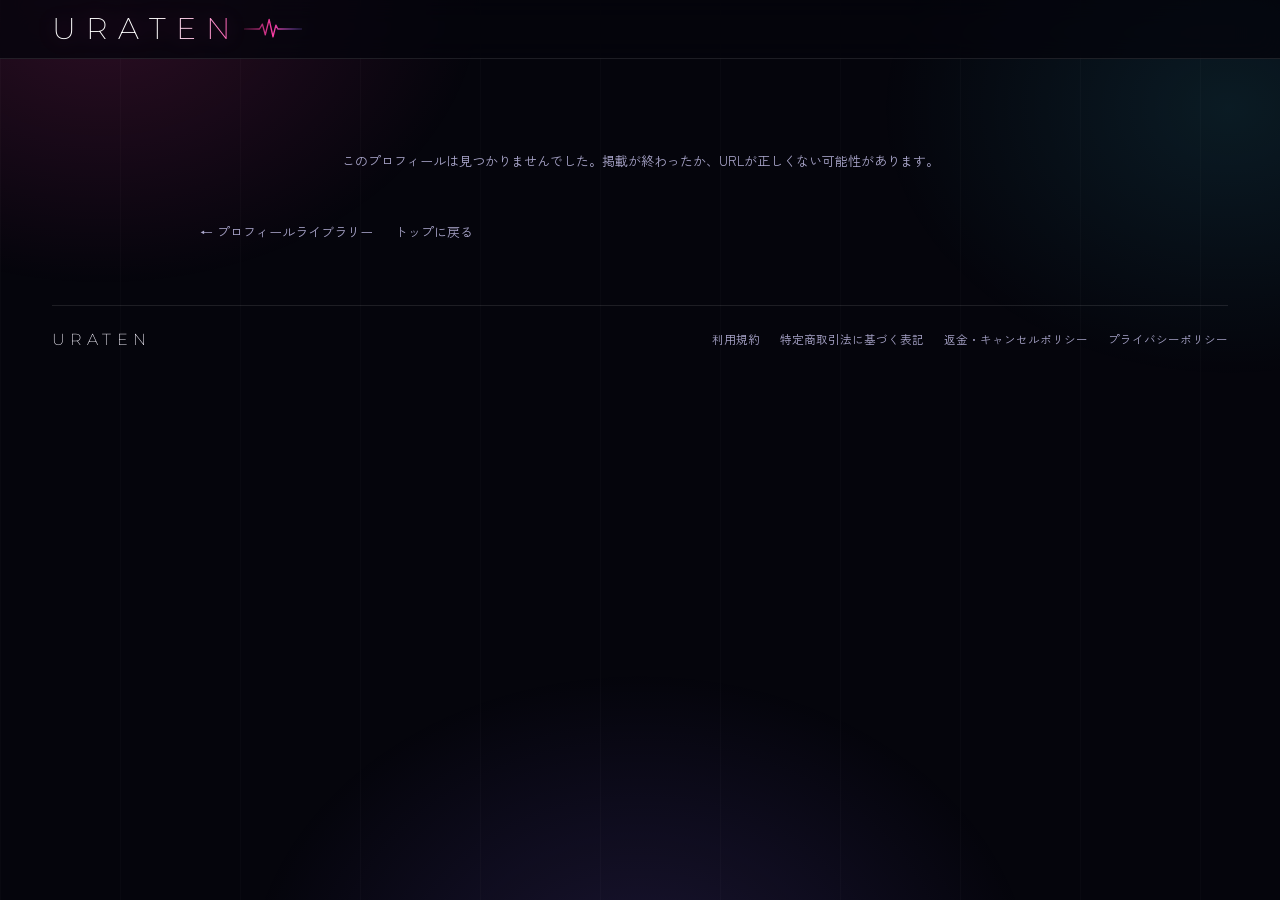
<file: profile.html>
<!DOCTYPE html>
<html lang="ja">
<head>
<meta charset="UTF-8">
<meta name="viewport" content="width=device-width, initial-scale=1.0">
<title>プロフィール｜URATEN</title>
<meta name="description" content="URATENに参加している活動者のプロフィール。">
<link rel="preconnect" href="https://fonts.googleapis.com">
<link rel="preconnect" href="https://fonts.gstatic.com" crossorigin>
<link rel="stylesheet" href="https://fonts.googleapis.com/css2?family=Montserrat:wght@200;300;500;600&family=Zen+Kaku+Gothic+New:wght@400;500;700&display=swap">
<link rel="stylesheet" href="./css/base.css">
<link rel="stylesheet" href="./css/style.css">
</head>
<body>
<header class="hd">
  <div class="hd-in">
    <a class="logo" href="./index.html" aria-label="URATEN トップ">
      <span class="logo-row">
        <span class="logo-word">URATEN</span>
        <svg class="logo-pulse" viewBox="0 0 60 22" fill="none" aria-hidden="true">
          <defs><linearGradient id="pg" x1="0" x2="1"><stop offset="0" stop-color="#ff3ea5" stop-opacity=".2"/><stop offset=".5" stop-color="#ff3ea5"/><stop offset="1" stop-color="#8b6cff" stop-opacity=".2"/></linearGradient></defs>
          <path d="M0 11h16l3-5 3 11 4-16 4 18 3-12 2 4h25" stroke="url(#pg)" stroke-width="1.4" stroke-linejoin="round"/>
        </svg>
      </span>
    </a>
  </div>
</header>

<!-- プロフィール（profile.html?p=12文字。中身は js/profile.js が gallery/profile.json から組み立てる） -->
<div class="wrap">
  <main class="pf">
    <p class="pf-status" id="pfStatus">読み込んでいます…</p>

    <article class="pf-body" id="pfBody" hidden>
      <div class="pf-thumb" id="pfThumb" hidden></div>
      <div class="pf-head">
        <div class="pf-icon" id="pfIcon" aria-hidden="true"></div>
        <div class="pf-id">
          <span class="pf-cat">PROFILE</span>
          <h1 class="pf-name" id="pfName"></h1>
          <p class="pf-catch" id="pfCatch" hidden></p>
          <ul class="pf-tags" id="pfTags" aria-label="ジャンル・活動地域"></ul>
        </div>
      </div>
      <p class="pf-bio" id="pfBio" hidden></p>
      <div class="pf-actions">
        <a class="btn btn-push" id="pfLink" target="_blank" rel="noopener noreferrer" hidden>♥ 推す</a>
        <a class="btn btn-x" id="pfLink2" target="_blank" rel="noopener noreferrer" hidden></a>
      </div>

      <section class="sec" id="pfInterview" hidden>
        <div class="sec-head">
          <h2 class="sec-title">INTERVIEW</h2>
          <span class="sec-ja">インタビュー</span>
          <span class="sec-line"></span>
        </div>
        <dl class="pf-qa" id="pfQa"></dl>
      </section>

      <section class="sec" id="pfWorks" hidden>
        <div class="sec-head">
          <h2 class="sec-title">WORKS</h2>
          <span class="sec-ja">掲載中の作品</span>
          <span class="sec-line"></span>
        </div>
        <div class="grid pf-grid" id="pfGrid"></div>
      </section>
    </article>

    <div class="pf-more">
      <a class="back" href="./library.html">← プロフィールライブラリー</a>
      <a class="back" href="./index.html">トップに戻る</a>
    </div>
  </main>

  <footer class="ft">
    <div class="ft-logo">URATEN</div>
    <div class="ft-links">
      <a href="./terms.html">利用規約</a>
      <a href="./tokushoho.html">特定商取引法に基づく表記</a>
      <a href="./refund.html">返金・キャンセルポリシー</a>
      <a href="./privacy.html">プライバシーポリシー</a>
    </div>
  </footer>
</div>

<!-- 作品の詳細モーダル（index.html と同じ作り。中身は js/works.js の openWork） -->
<div class="modal" id="workModal" data-kind="illust" onclick="if(event.target===this)uratenWorks.closeWork()">
  <div class="modal-card" role="dialog" aria-modal="true" aria-labelledby="wName">
    <button class="modal-close" type="button" onclick="uratenWorks.closeWork()" aria-label="閉じる">×</button>
    <div class="modal-art work-art" id="wArt"></div>
    <div class="modal-body">
      <span class="modal-cat" id="wCat">ILLUSTRATION</span>
      <div class="modal-name" id="wName"></div>
      <div class="modal-bio" id="wBio" hidden></div>
      <div class="modal-actions">
        <a class="btn btn-push" id="wLink" target="_blank" rel="noopener noreferrer">♥ 推す</a>
        <a class="btn btn-x" id="wLink2" target="_blank" rel="noopener noreferrer" hidden></a>
      </div>
    </div>
  </div>
</div>

<script src="./js/works.js"></script>
<script src="./js/profile.js"></script>
</body>
</html>
</file>
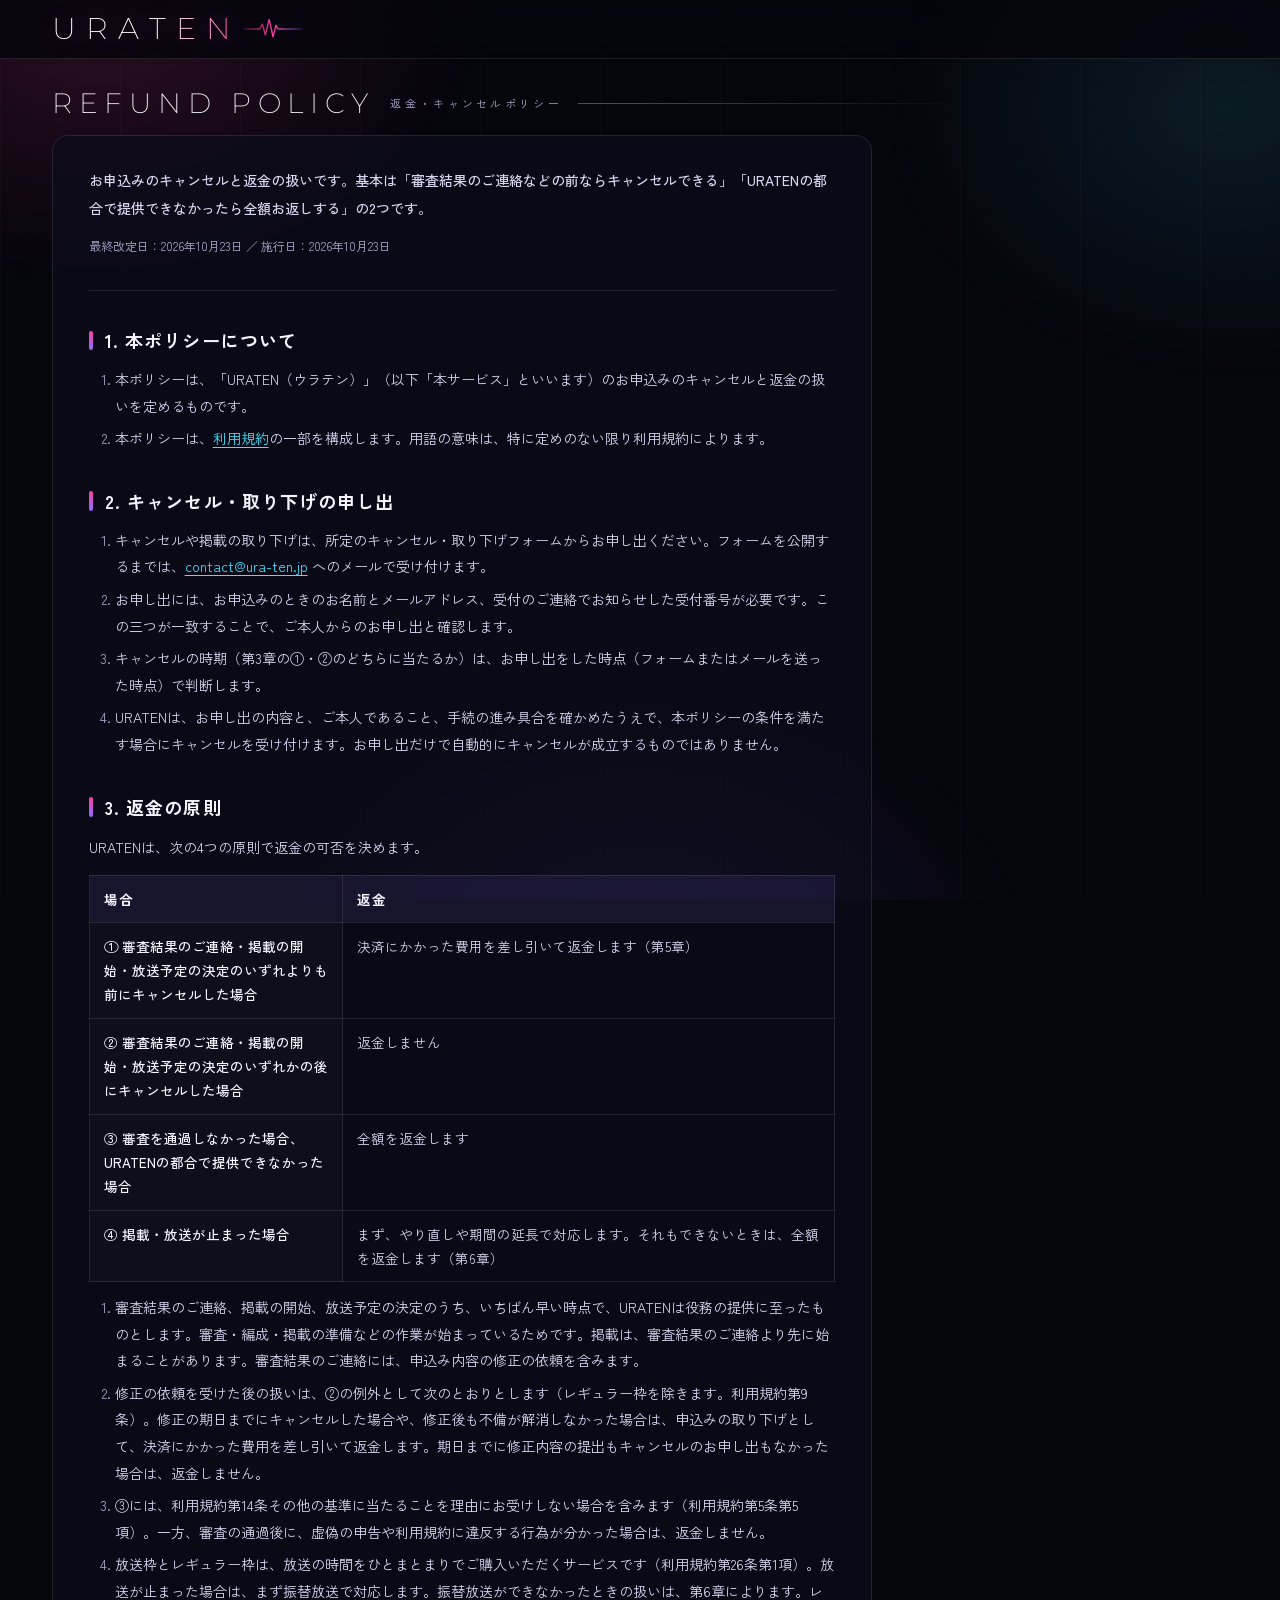
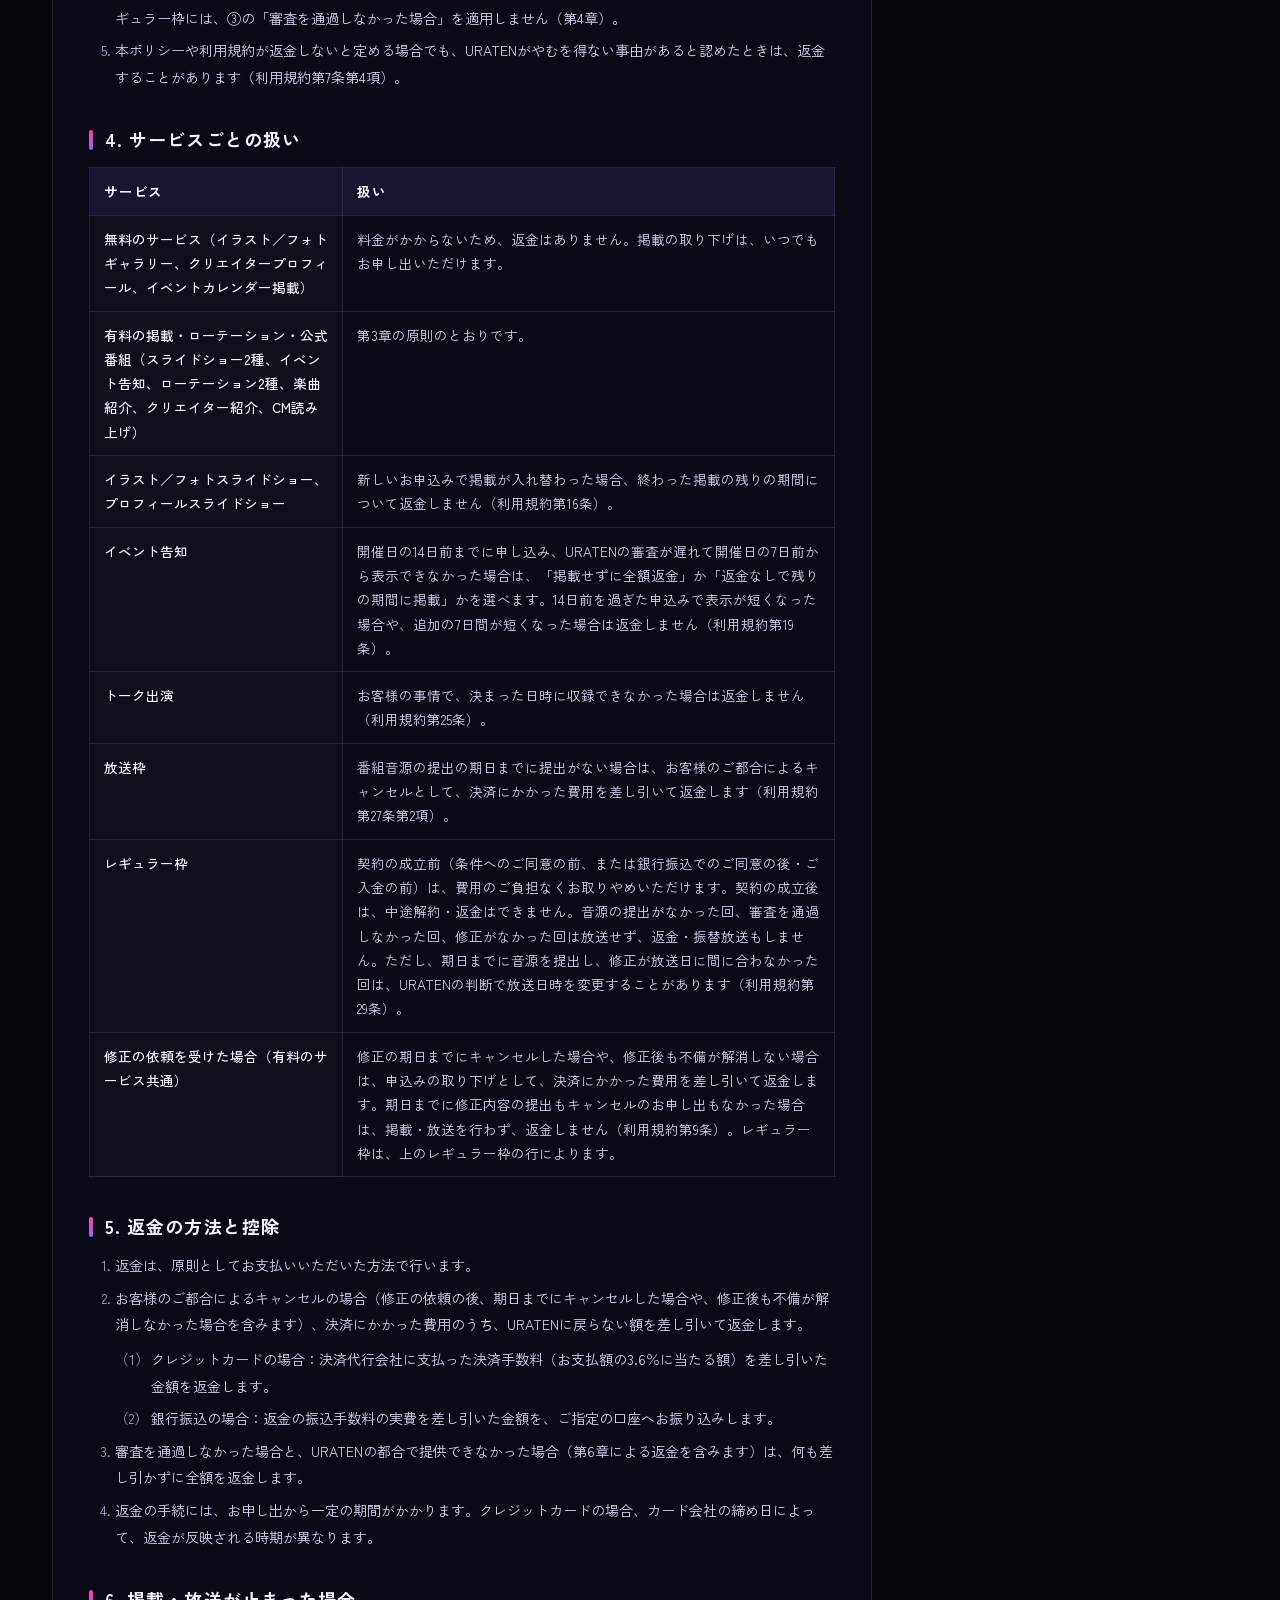
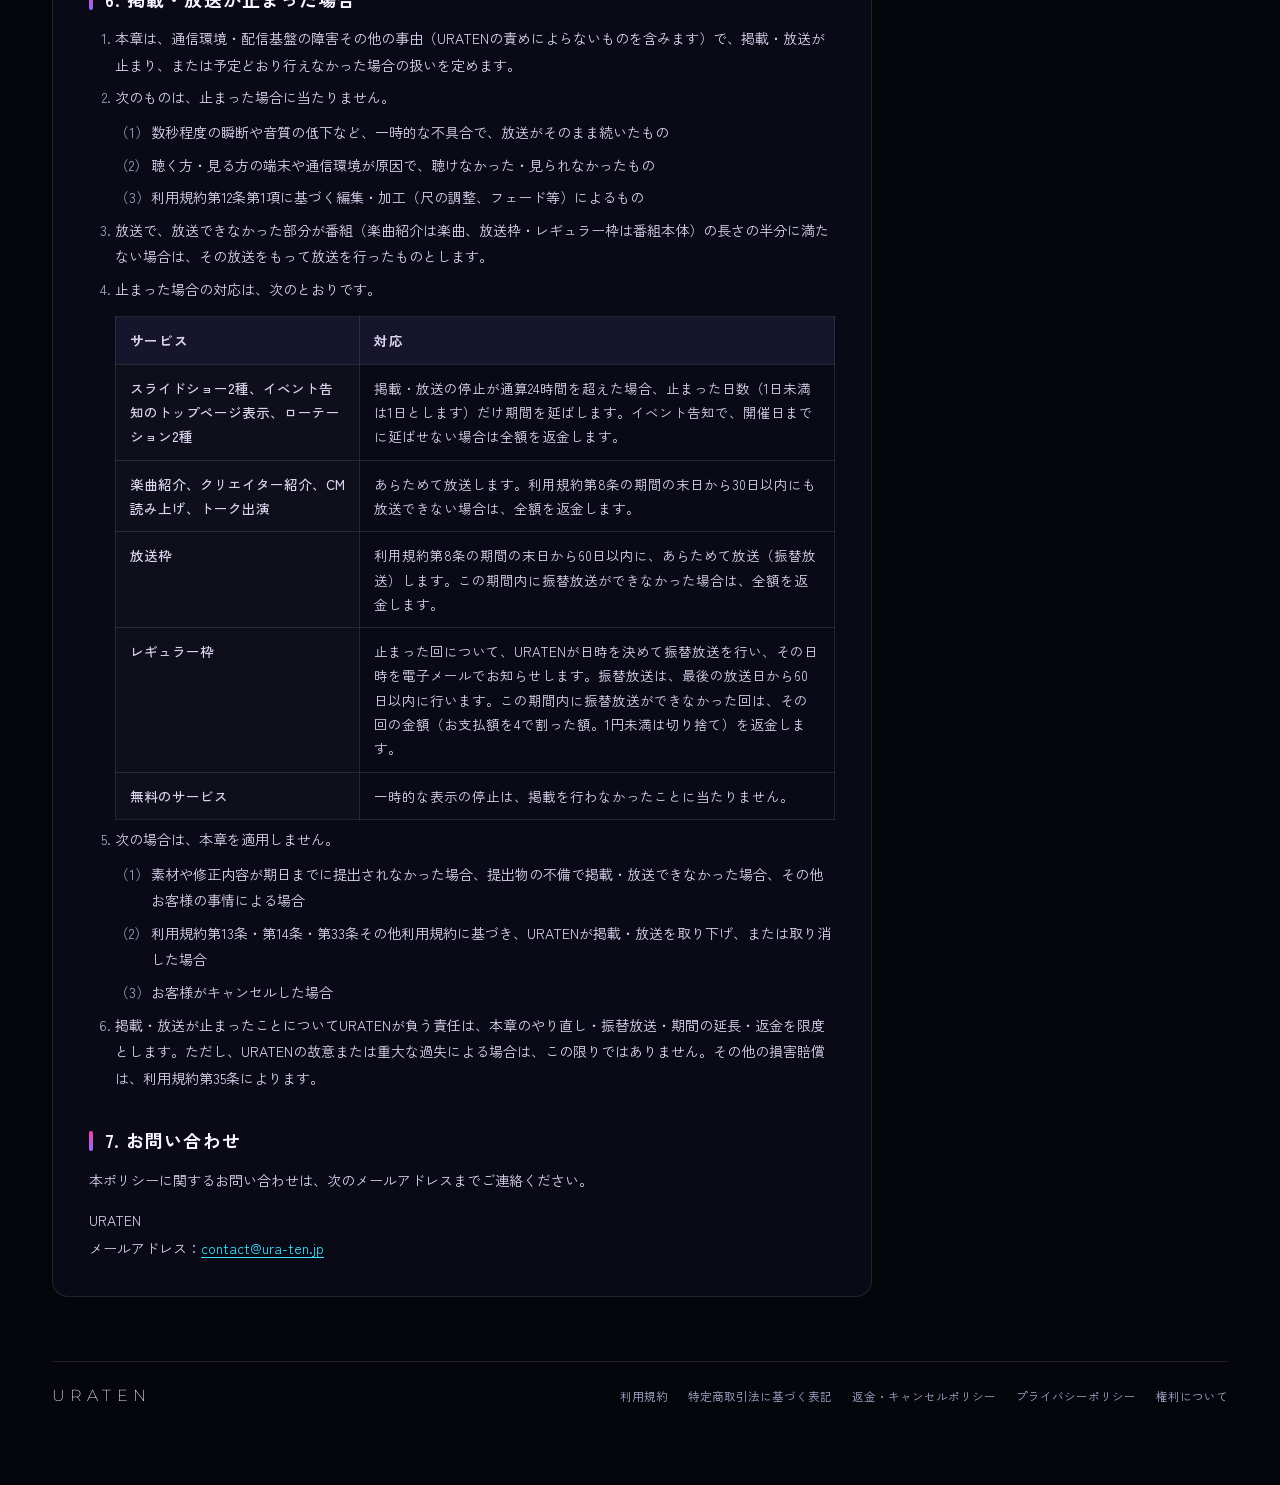
<file: refund.html>
<!DOCTYPE html>
<html lang="ja">
<head>
<meta charset="UTF-8">
<meta name="viewport" content="width=device-width, initial-scale=1.0">
<title>返金・キャンセルポリシー｜URATEN</title>
<meta name="description" content="URATENのお申込みのキャンセルと返金の扱いです。審査結果の連絡の前後での違い、全額返金になる場合、放送・掲載が止まったときの対応をまとめています。">
<link rel="preconnect" href="https://fonts.googleapis.com">
<link rel="preconnect" href="https://fonts.gstatic.com" crossorigin>
<link rel="stylesheet" href="https://fonts.googleapis.com/css2?family=Montserrat:wght@200;300;500;600&family=Zen+Kaku+Gothic+New:wght@400;500;700&display=swap">
<link rel="stylesheet" href="./css/base.css">
</head>
<body>
<header class="hd">
  <div class="hd-in">
    <a class="logo" href="./index.html" aria-label="URATEN トップ">
      <span class="logo-row">
        <span class="logo-word">URATEN</span>
        <svg class="logo-pulse" viewBox="0 0 60 22" fill="none" aria-hidden="true">
          <defs><linearGradient id="pg" x1="0" x2="1"><stop offset="0" stop-color="#ff3ea5" stop-opacity=".2"/><stop offset=".5" stop-color="#ff3ea5"/><stop offset="1" stop-color="#8b6cff" stop-opacity=".2"/></linearGradient></defs>
          <path d="M0 11h16l3-5 3 11 4-16 4 18 3-12 2 4h25" stroke="url(#pg)" stroke-width="1.4" stroke-linejoin="round"/>
        </svg>
      </span>
    </a>
  </div>
</header>

<main class="wrap">
  <section class="sec doc-page">
    <div class="sec-head">
      <h1 class="sec-title">REFUND POLICY</h1>
      <span class="sec-ja">返金・キャンセルポリシー</span>
      <span class="sec-line"></span>
    </div>

    <article class="doc">

      <p class="doc-lead">お申込みのキャンセルと返金の扱いです。基本は「審査結果のご連絡などの前ならキャンセルできる」「URATENの都合で提供できなかったら全額お返しする」の2つです。</p>
      <p class="doc-updated">最終改定日：2026年10月23日 ／ 施行日：2026年10月23日</p>

      <hr>

      <h2>1. 本ポリシーについて</h2>
      <ol>
        <li>本ポリシーは、「URATEN（ウラテン）」（以下「本サービス」といいます）のお申込みのキャンセルと返金の扱いを定めるものです。</li>
        <li>本ポリシーは、<a href="./terms.html">利用規約</a>の一部を構成します。用語の意味は、特に定めのない限り利用規約によります。</li>
      </ol>

      <h2>2. キャンセル・取り下げの申し出</h2>
      <ol>
        <li>キャンセルや掲載の取り下げは、所定のキャンセル・取り下げフォームからお申し出ください。フォームを公開するまでは、<a href="mailto:contact@ura-ten.jp">contact@ura-ten.jp</a> へのメールで受け付けます。</li>
        <li>お申し出には、お申込みのときのお名前とメールアドレス、受付のご連絡でお知らせした受付番号が必要です。この三つが一致することで、ご本人からのお申し出と確認します。</li>
        <li>キャンセルの時期（第3章の①・②のどちらに当たるか）は、お申し出をした時点（フォームまたはメールを送った時点）で判断します。</li>
        <li>URATENは、お申し出の内容と、ご本人であること、手続の進み具合を確かめたうえで、本ポリシーの条件を満たす場合にキャンセルを受け付けます。お申し出だけで自動的にキャンセルが成立するものではありません。</li>
      </ol>

      <h2>3. 返金の原則</h2>
      <p>URATENは、次の4つの原則で返金の可否を決めます。</p>
      <div class="table-scroll">
        <table class="table-stack">
          <thead>
            <tr><th scope="col">場合</th><th scope="col">返金</th></tr>
          </thead>
          <tbody>
            <tr><th scope="row">① 審査結果のご連絡・掲載の開始・放送予定の決定のいずれよりも前にキャンセルした場合</th><td>決済にかかった費用を差し引いて返金します（第5章）</td></tr>
            <tr><th scope="row">② 審査結果のご連絡・掲載の開始・放送予定の決定のいずれかの後にキャンセルした場合</th><td>返金しません</td></tr>
            <tr><th scope="row">③ 審査を通過しなかった場合、URATENの都合で提供できなかった場合</th><td>全額を返金します</td></tr>
            <tr><th scope="row">④ 掲載・放送が止まった場合</th><td>まず、やり直しや期間の延長で対応します。それもできないときは、全額を返金します（第6章）</td></tr>
          </tbody>
        </table>
      </div>
      <ol>
        <li>審査結果のご連絡、掲載の開始、放送予定の決定のうち、いちばん早い時点で、URATENは役務の提供に至ったものとします。審査・編成・掲載の準備などの作業が始まっているためです。掲載は、審査結果のご連絡より先に始まることがあります。審査結果のご連絡には、申込み内容の修正の依頼を含みます。</li>
        <li>修正の依頼を受けた後の扱いは、②の例外として次のとおりとします（レギュラー枠を除きます。利用規約第9条）。修正の期日までにキャンセルした場合や、修正後も不備が解消しなかった場合は、申込みの取り下げとして、決済にかかった費用を差し引いて返金します。期日までに修正内容の提出もキャンセルのお申し出もなかった場合は、返金しません。</li>
        <li>③には、利用規約第14条その他の基準に当たることを理由にお受けしない場合を含みます（利用規約第5条第5項）。一方、審査の通過後に、虚偽の申告や利用規約に違反する行為が分かった場合は、返金しません。</li>
        <li>放送枠とレギュラー枠は、放送の時間をひとまとまりでご購入いただくサービスです（利用規約第26条第1項）。放送が止まった場合は、まず振替放送で対応します。振替放送ができなかったときの扱いは、第6章によります。レギュラー枠には、③の「審査を通過しなかった場合」を適用しません（第4章）。</li>
        <li>本ポリシーや利用規約が返金しないと定める場合でも、URATENがやむを得ない事由があると認めたときは、返金することがあります（利用規約第7条第4項）。</li>
      </ol>

      <h2>4. サービスごとの扱い</h2>
      <div class="table-scroll">
        <table class="table-stack">
          <thead>
            <tr><th scope="col">サービス</th><th scope="col">扱い</th></tr>
          </thead>
          <tbody>
            <tr><th scope="row">無料のサービス（イラスト／フォトギャラリー、クリエイタープロフィール、イベントカレンダー掲載）</th><td>料金がかからないため、返金はありません。掲載の取り下げは、いつでもお申し出いただけます。</td></tr>
            <tr><th scope="row">有料の掲載・ローテーション・公式番組（スライドショー2種、イベント告知、ローテーション2種、楽曲紹介、クリエイター紹介、CM読み上げ）</th><td>第3章の原則のとおりです。</td></tr>
            <tr><th scope="row">イラスト／フォトスライドショー、プロフィールスライドショー</th><td>新しいお申込みで掲載が入れ替わった場合、終わった掲載の残りの期間について返金しません（利用規約第16条）。</td></tr>
            <tr><th scope="row">イベント告知</th><td>開催日の14日前までに申し込み、URATENの審査が遅れて開催日の7日前から表示できなかった場合は、「掲載せずに全額返金」か「返金なしで残りの期間に掲載」かを選べます。14日前を過ぎた申込みで表示が短くなった場合や、追加の7日間が短くなった場合は返金しません（利用規約第19条）。</td></tr>
            <tr><th scope="row">トーク出演</th><td>お客様の事情で、決まった日時に収録できなかった場合は返金しません（利用規約第25条）。</td></tr>
            <tr><th scope="row">放送枠</th><td>番組音源の提出の期日までに提出がない場合は、お客様のご都合によるキャンセルとして、決済にかかった費用を差し引いて返金します（利用規約第27条第2項）。</td></tr>
            <tr><th scope="row">レギュラー枠</th><td>契約の成立前（条件へのご同意の前、または銀行振込でのご同意の後・ご入金の前）は、費用のご負担なくお取りやめいただけます。契約の成立後は、中途解約・返金はできません。音源の提出がなかった回、審査を通過しなかった回、修正がなかった回は放送せず、返金・振替放送もしません。ただし、期日までに音源を提出し、修正が放送日に間に合わなかった回は、URATENの判断で放送日時を変更することがあります（利用規約第29条）。</td></tr>
            <tr><th scope="row">修正の依頼を受けた場合（有料のサービス共通）</th><td>修正の期日までにキャンセルした場合や、修正後も不備が解消しない場合は、申込みの取り下げとして、決済にかかった費用を差し引いて返金します。期日までに修正内容の提出もキャンセルのお申し出もなかった場合は、掲載・放送を行わず、返金しません（利用規約第9条）。レギュラー枠は、上のレギュラー枠の行によります。</td></tr>
          </tbody>
        </table>
      </div>

      <h2>5. 返金の方法と控除</h2>
      <ol>
        <li>返金は、原則としてお支払いいただいた方法で行います。</li>
        <li>お客様のご都合によるキャンセルの場合（修正の依頼の後、期日までにキャンセルした場合や、修正後も不備が解消しなかった場合を含みます）、決済にかかった費用のうち、URATENに戻らない額を差し引いて返金します。
          <ol>
            <li>クレジットカードの場合：決済代行会社に支払った決済手数料（お支払額の3.6％に当たる額）を差し引いた金額を返金します。</li>
            <li>銀行振込の場合：返金の振込手数料の実費を差し引いた金額を、ご指定の口座へお振り込みします。</li>
          </ol>
        </li>
        <li>審査を通過しなかった場合と、URATENの都合で提供できなかった場合（第6章による返金を含みます）は、何も差し引かずに全額を返金します。</li>
        <li>返金の手続には、お申し出から一定の期間がかかります。クレジットカードの場合、カード会社の締め日によって、返金が反映される時期が異なります。</li>
      </ol>

      <h2>6. 掲載・放送が止まった場合</h2>
      <ol>
        <li>本章は、通信環境・配信基盤の障害その他の事由（URATENの責めによらないものを含みます）で、掲載・放送が止まり、または予定どおり行えなかった場合の扱いを定めます。</li>
        <li>次のものは、止まった場合に当たりません。
          <ol>
            <li>数秒程度の瞬断や音質の低下など、一時的な不具合で、放送がそのまま続いたもの</li>
            <li>聴く方・見る方の端末や通信環境が原因で、聴けなかった・見られなかったもの</li>
            <li>利用規約第12条第1項に基づく編集・加工（尺の調整、フェード等）によるもの</li>
          </ol>
        </li>
        <li>放送で、放送できなかった部分が番組（楽曲紹介は楽曲、放送枠・レギュラー枠は番組本体）の長さの半分に満たない場合は、その放送をもって放送を行ったものとします。</li>
        <li>止まった場合の対応は、次のとおりです。
          <div class="table-scroll">
            <table class="table-stack">
              <thead>
                <tr><th scope="col">サービス</th><th scope="col">対応</th></tr>
              </thead>
              <tbody>
                <tr><th scope="row">スライドショー2種、イベント告知のトップページ表示、ローテーション2種</th><td>掲載・放送の停止が通算24時間を超えた場合、止まった日数（1日未満は1日とします）だけ期間を延ばします。イベント告知で、開催日までに延ばせない場合は全額を返金します。</td></tr>
                <tr><th scope="row">楽曲紹介、クリエイター紹介、CM読み上げ、トーク出演</th><td>あらためて放送します。利用規約第8条の期間の末日から30日以内にも放送できない場合は、全額を返金します。</td></tr>
                <tr><th scope="row">放送枠</th><td>利用規約第8条の期間の末日から60日以内に、あらためて放送（振替放送）します。この期間内に振替放送ができなかった場合は、全額を返金します。</td></tr>
                <tr><th scope="row">レギュラー枠</th><td>止まった回について、URATENが日時を決めて振替放送を行い、その日時を電子メールでお知らせします。振替放送は、最後の放送日から60日以内に行います。この期間内に振替放送ができなかった回は、その回の金額（お支払額を4で割った額。1円未満は切り捨て）を返金します。</td></tr>
                <tr><th scope="row">無料のサービス</th><td>一時的な表示の停止は、掲載を行わなかったことに当たりません。</td></tr>
              </tbody>
            </table>
          </div>
        </li>
        <li>次の場合は、本章を適用しません。
          <ol>
            <li>素材や修正内容が期日までに提出されなかった場合、提出物の不備で掲載・放送できなかった場合、その他お客様の事情による場合</li>
            <li>利用規約第13条・第14条・第33条その他利用規約に基づき、URATENが掲載・放送を取り下げ、または取り消した場合</li>
            <li>お客様がキャンセルした場合</li>
          </ol>
        </li>
        <li>掲載・放送が止まったことについてURATENが負う責任は、本章のやり直し・振替放送・期間の延長・返金を限度とします。ただし、URATENの故意または重大な過失による場合は、この限りではありません。その他の損害賠償は、利用規約第35条によります。</li>
      </ol>

      <h2>7. お問い合わせ</h2>
      <p>本ポリシーに関するお問い合わせは、次のメールアドレスまでご連絡ください。</p>
      <p>URATEN<br>
      メールアドレス：<a href="mailto:contact@ura-ten.jp">contact@ura-ten.jp</a></p>

    </article>
  </section>

  <footer class="ft">
    <div class="ft-logo">URATEN</div>
    <div class="ft-links">
      <a href="./terms.html">利用規約</a>
      <a href="./tokushoho.html">特定商取引法に基づく表記</a>
      <a href="./refund.html" aria-current="page">返金・キャンセルポリシー</a>
      <a href="./privacy.html">プライバシーポリシー</a>
      <a href="./rights.html">権利について</a>
    </div>
  </footer>
</main>
</body>
</html>
</file>
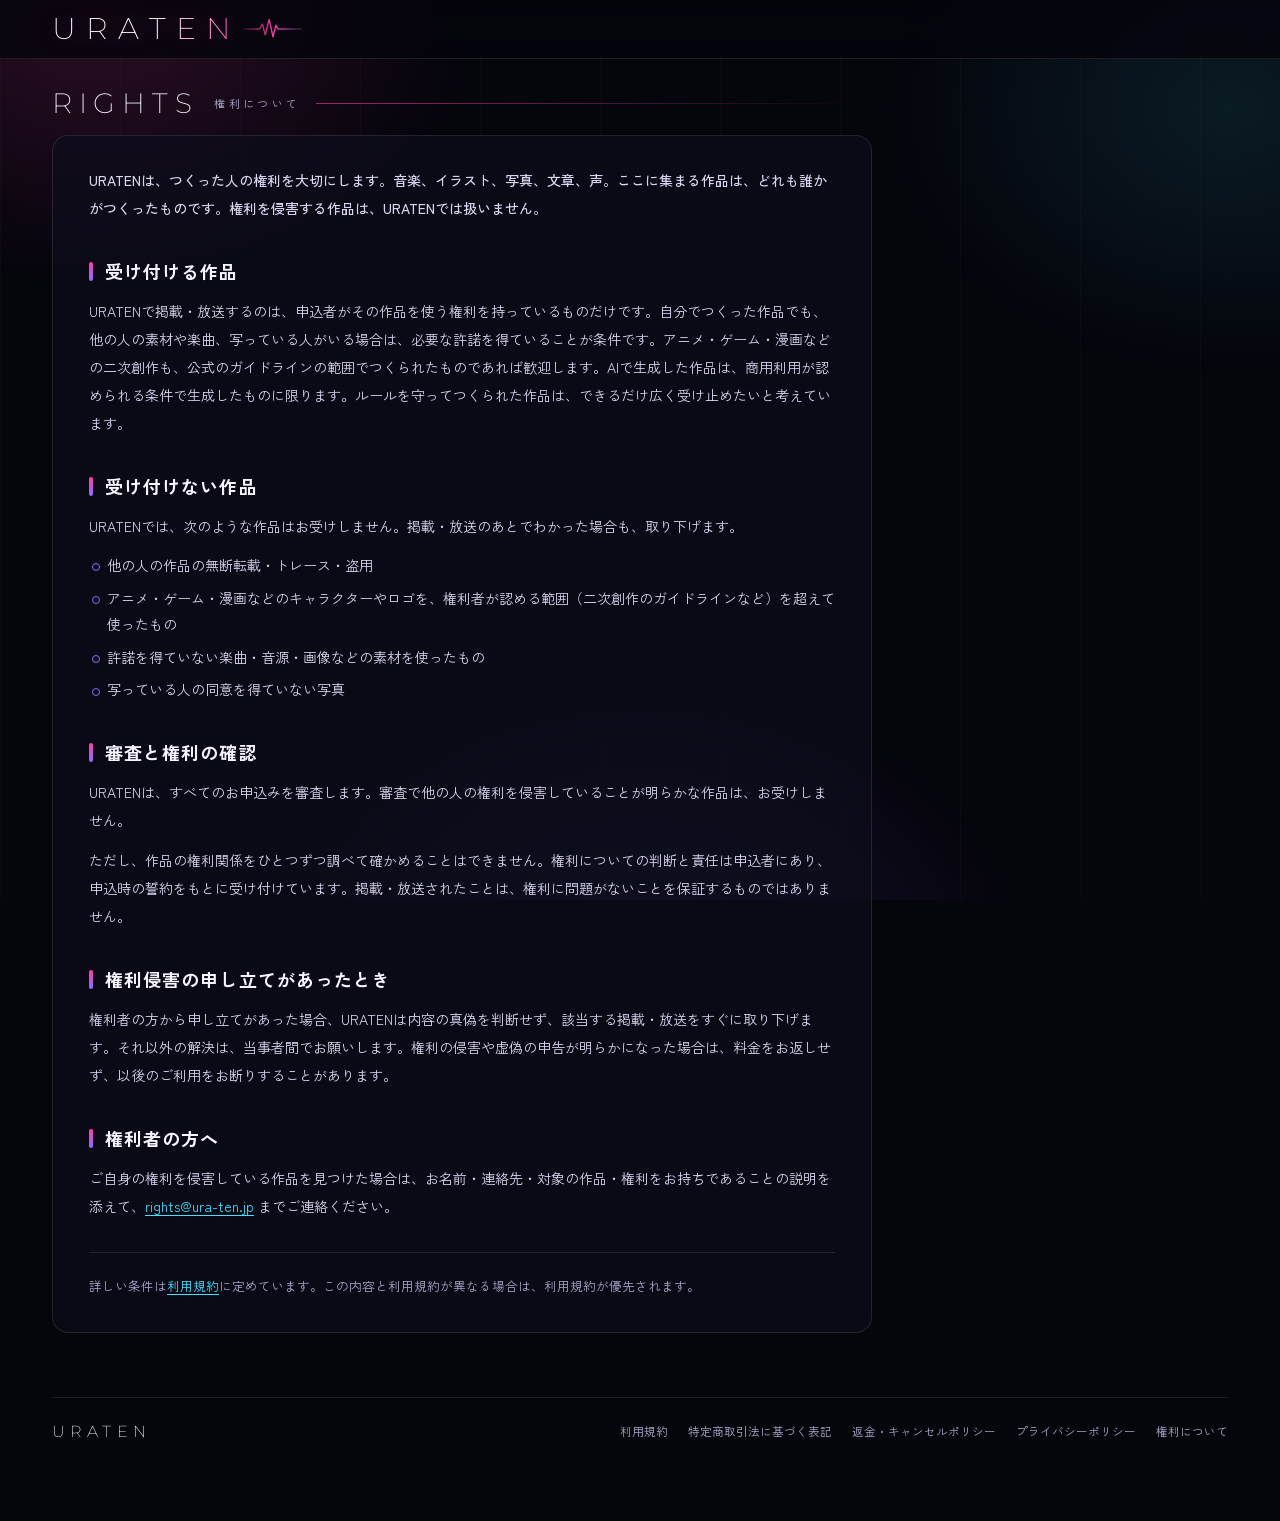
<file: rights.html>
<!DOCTYPE html>
<html lang="ja">
<head>
<meta charset="UTF-8">
<meta name="viewport" content="width=device-width, initial-scale=1.0">
<title>権利について｜URATEN</title>
<meta name="description" content="URATENが作品の権利をどう扱っているか、受け付ける作品の条件と、権利侵害の申し立てがあったときの対応をまとめています。">
<link rel="preconnect" href="https://fonts.googleapis.com">
<link rel="preconnect" href="https://fonts.gstatic.com" crossorigin>
<link rel="stylesheet" href="https://fonts.googleapis.com/css2?family=Montserrat:wght@200;300;500;600&family=Zen+Kaku+Gothic+New:wght@400;500;700&display=swap">
<link rel="stylesheet" href="./css/base.css">
</head>
<body>
<header class="hd">
  <div class="hd-in">
    <a class="logo" href="./index.html" aria-label="URATEN トップ">
      <span class="logo-row">
        <span class="logo-word">URATEN</span>
        <svg class="logo-pulse" viewBox="0 0 60 22" fill="none" aria-hidden="true">
          <defs><linearGradient id="pg" x1="0" x2="1"><stop offset="0" stop-color="#ff3ea5" stop-opacity=".2"/><stop offset=".5" stop-color="#ff3ea5"/><stop offset="1" stop-color="#8b6cff" stop-opacity=".2"/></linearGradient></defs>
          <path d="M0 11h16l3-5 3 11 4-16 4 18 3-12 2 4h25" stroke="url(#pg)" stroke-width="1.4" stroke-linejoin="round"/>
        </svg>
      </span>
    </a>
  </div>
</header>

<main class="wrap">
  <section class="sec doc-page">
    <div class="sec-head">
      <h1 class="sec-title">RIGHTS</h1>
      <span class="sec-ja">権利について</span>
      <span class="sec-line"></span>
    </div>

    <article class="doc">

      <p class="doc-lead">URATENは、つくった人の権利を大切にします。音楽、イラスト、写真、文章、声。ここに集まる作品は、どれも誰かがつくったものです。権利を侵害する作品は、URATENでは扱いません。</p>

      <h2>受け付ける作品</h2>
      <p>URATENで掲載・放送するのは、申込者がその作品を使う権利を持っているものだけです。自分でつくった作品でも、他の人の素材や楽曲、写っている人がいる場合は、必要な許諾を得ていることが条件です。アニメ・ゲーム・漫画などの二次創作も、公式のガイドラインの範囲でつくられたものであれば歓迎します。AIで生成した作品は、商用利用が認められる条件で生成したものに限ります。ルールを守ってつくられた作品は、できるだけ広く受け止めたいと考えています。</p>

      <h2>受け付けない作品</h2>
      <p>URATENでは、次のような作品はお受けしません。掲載・放送のあとでわかった場合も、取り下げます。</p>
      <ul>
        <li>他の人の作品の無断転載・トレース・盗用</li>
        <li>アニメ・ゲーム・漫画などのキャラクターやロゴを、権利者が認める範囲（二次創作のガイドラインなど）を超えて使ったもの</li>
        <li>許諾を得ていない楽曲・音源・画像などの素材を使ったもの</li>
        <li>写っている人の同意を得ていない写真</li>
      </ul>

      <h2>審査と権利の確認</h2>
      <p>URATENは、すべてのお申込みを審査します。審査で他の人の権利を侵害していることが明らかな作品は、お受けしません。</p>
      <p>ただし、作品の権利関係をひとつずつ調べて確かめることはできません。権利についての判断と責任は申込者にあり、申込時の誓約をもとに受け付けています。掲載・放送されたことは、権利に問題がないことを保証するものではありません。</p>

      <h2>権利侵害の申し立てがあったとき</h2>
      <p>権利者の方から申し立てがあった場合、URATENは内容の真偽を判断せず、該当する掲載・放送をすぐに取り下げます。それ以外の解決は、当事者間でお願いします。権利の侵害や虚偽の申告が明らかになった場合は、料金をお返しせず、以後のご利用をお断りすることがあります。</p>

      <h2>権利者の方へ</h2>
      <p>ご自身の権利を侵害している作品を見つけた場合は、お名前・連絡先・対象の作品・権利をお持ちであることの説明を添えて、<a href="mailto:rights@ura-ten.jp">rights@ura-ten.jp</a> までご連絡ください。</p>

      <hr>

      <p class="doc-note">詳しい条件は<a href="./terms.html">利用規約</a>に定めています。この内容と利用規約が異なる場合は、利用規約が優先されます。</p>

    </article>
  </section>

  <footer class="ft">
    <div class="ft-logo">URATEN</div>
    <div class="ft-links">
      <a href="./terms.html">利用規約</a>
      <a href="./tokushoho.html">特定商取引法に基づく表記</a>
      <a href="./refund.html">返金・キャンセルポリシー</a>
      <a href="./privacy.html">プライバシーポリシー</a>
      <a href="./rights.html" aria-current="page">権利について</a>
    </div>
  </footer>
</main>
</body>
</html>
</file>
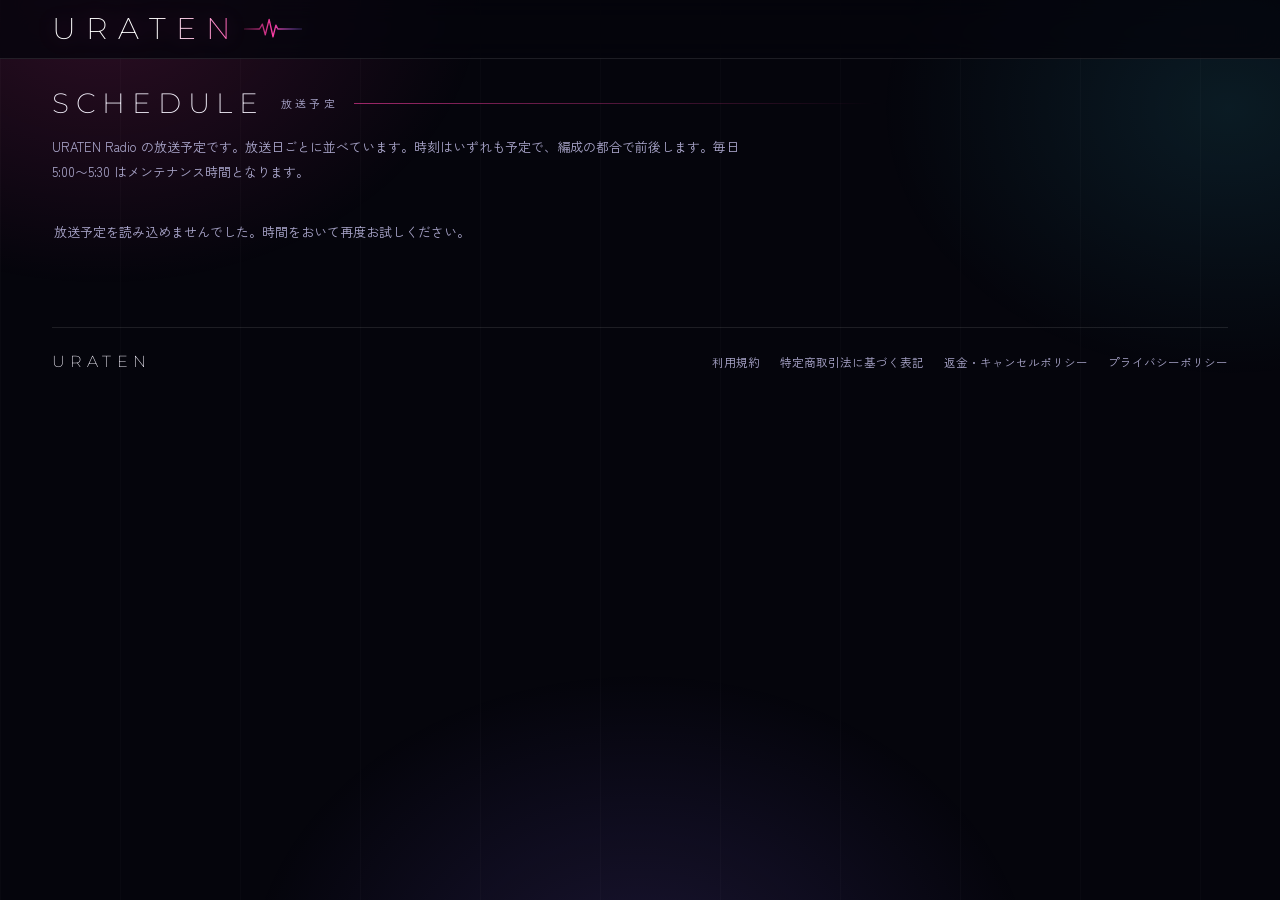
<file: schedule.html>
<!DOCTYPE html>
<html lang="ja">
<head>
<meta charset="UTF-8">
<meta name="viewport" content="width=device-width, initial-scale=1.0">
<title>放送予定｜URATEN</title>
<meta name="description" content="URATEN Radio の放送予定をまとめています。番組タイトル・出演者・番組内容・歌番組の曲目まで、放送日ごとにご覧いただけます。">

<!-- SNS シェア用（OGP）。放送予定は毎日変わるため、静的に入れられる範囲だけを書いている -->
<meta property="og:type" content="website">
<meta property="og:site_name" content="URATEN">
<meta property="og:url" content="https://ura-ten.jp/schedule.html">
<meta property="og:title" content="放送予定｜URATEN">
<meta property="og:description" content="URATEN Radio の放送予定をまとめています。番組タイトル・出演者・番組内容・歌番組の曲目まで、放送日ごとにご覧いただけます。">
<!-- TODO: og:image は画像を用意してから入れる（1200×630 推奨）。入れる場所はここ。
     <meta property="og:image" content="https://ura-ten.jp/images/og-schedule.png"> -->
<meta name="twitter:card" content="summary_large_image">

<link rel="preconnect" href="https://fonts.googleapis.com">
<link rel="preconnect" href="https://fonts.gstatic.com" crossorigin>
<link rel="stylesheet" href="https://fonts.googleapis.com/css2?family=Montserrat:wght@200;300;500;600&family=Zen+Kaku+Gothic+New:wght@400;500;700&display=swap">
<link rel="stylesheet" href="./css/base.css">
<link rel="stylesheet" href="./css/style.css">
</head>
<body>
<header class="hd">
  <div class="hd-in">
    <a class="logo" href="./index.html" aria-label="URATEN トップ">
      <span class="logo-row">
        <span class="logo-word">URATEN</span>
        <svg class="logo-pulse" viewBox="0 0 60 22" fill="none" aria-hidden="true">
          <defs><linearGradient id="pg" x1="0" x2="1"><stop offset="0" stop-color="#ff3ea5" stop-opacity=".2"/><stop offset=".5" stop-color="#ff3ea5"/><stop offset="1" stop-color="#8b6cff" stop-opacity=".2"/></linearGradient></defs>
          <path d="M0 11h16l3-5 3 11 4-16 4 18 3-12 2 4h25" stroke="url(#pg)" stroke-width="1.4" stroke-linejoin="round"/>
        </svg>
      </span>
    </a>
  </div>
</header>

<div class="wrap">
  <section class="sec" style="margin-top:30px">
    <div class="sec-head">
      <h1 class="sec-title">SCHEDULE</h1>
      <span class="sec-ja">放送予定</span>
      <span class="sec-line"></span>
    </div>
    <p class="page-intro">URATEN Radio の放送予定です。放送日ごとに並べています。時刻はいずれも予定で、編成の都合で前後します。毎日 5:00〜5:30 はメンテナンス時間となります。</p>

    <div id="onairDays">
      <p class="oa-empty">読み込んでいます…</p>
    </div>
  </section>

  <footer class="ft">
    <div class="ft-logo">URATEN</div>
    <div class="ft-links">
      <a href="./terms.html">利用規約</a>
      <a href="./tokushoho.html">特定商取引法に基づく表記</a>
      <a href="./refund.html">返金・キャンセルポリシー</a>
      <a href="./privacy.html">プライバシーポリシー</a>
    </div>
  </footer>
</div>

<script src="./js/onair.js"></script>
<script>
  uratenOnair.renderFull();
</script>
</body>
</html>
</file>
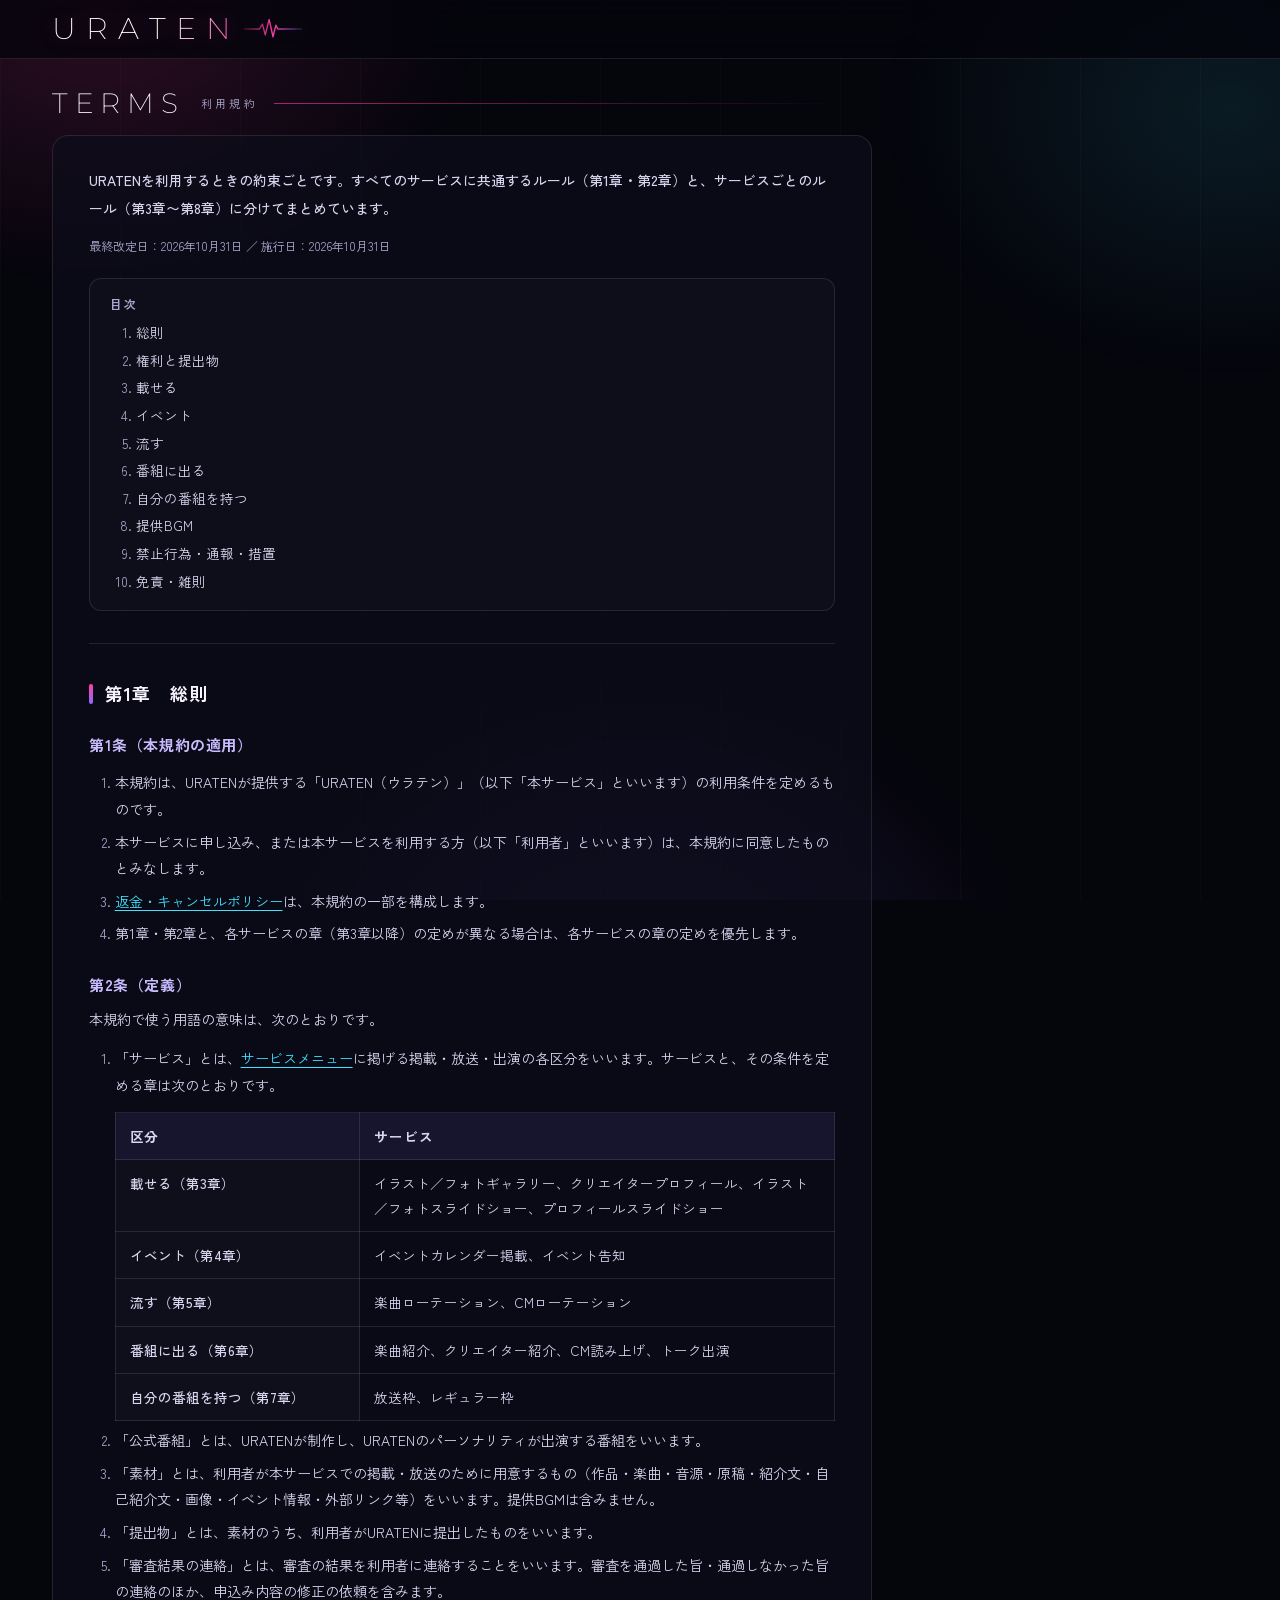
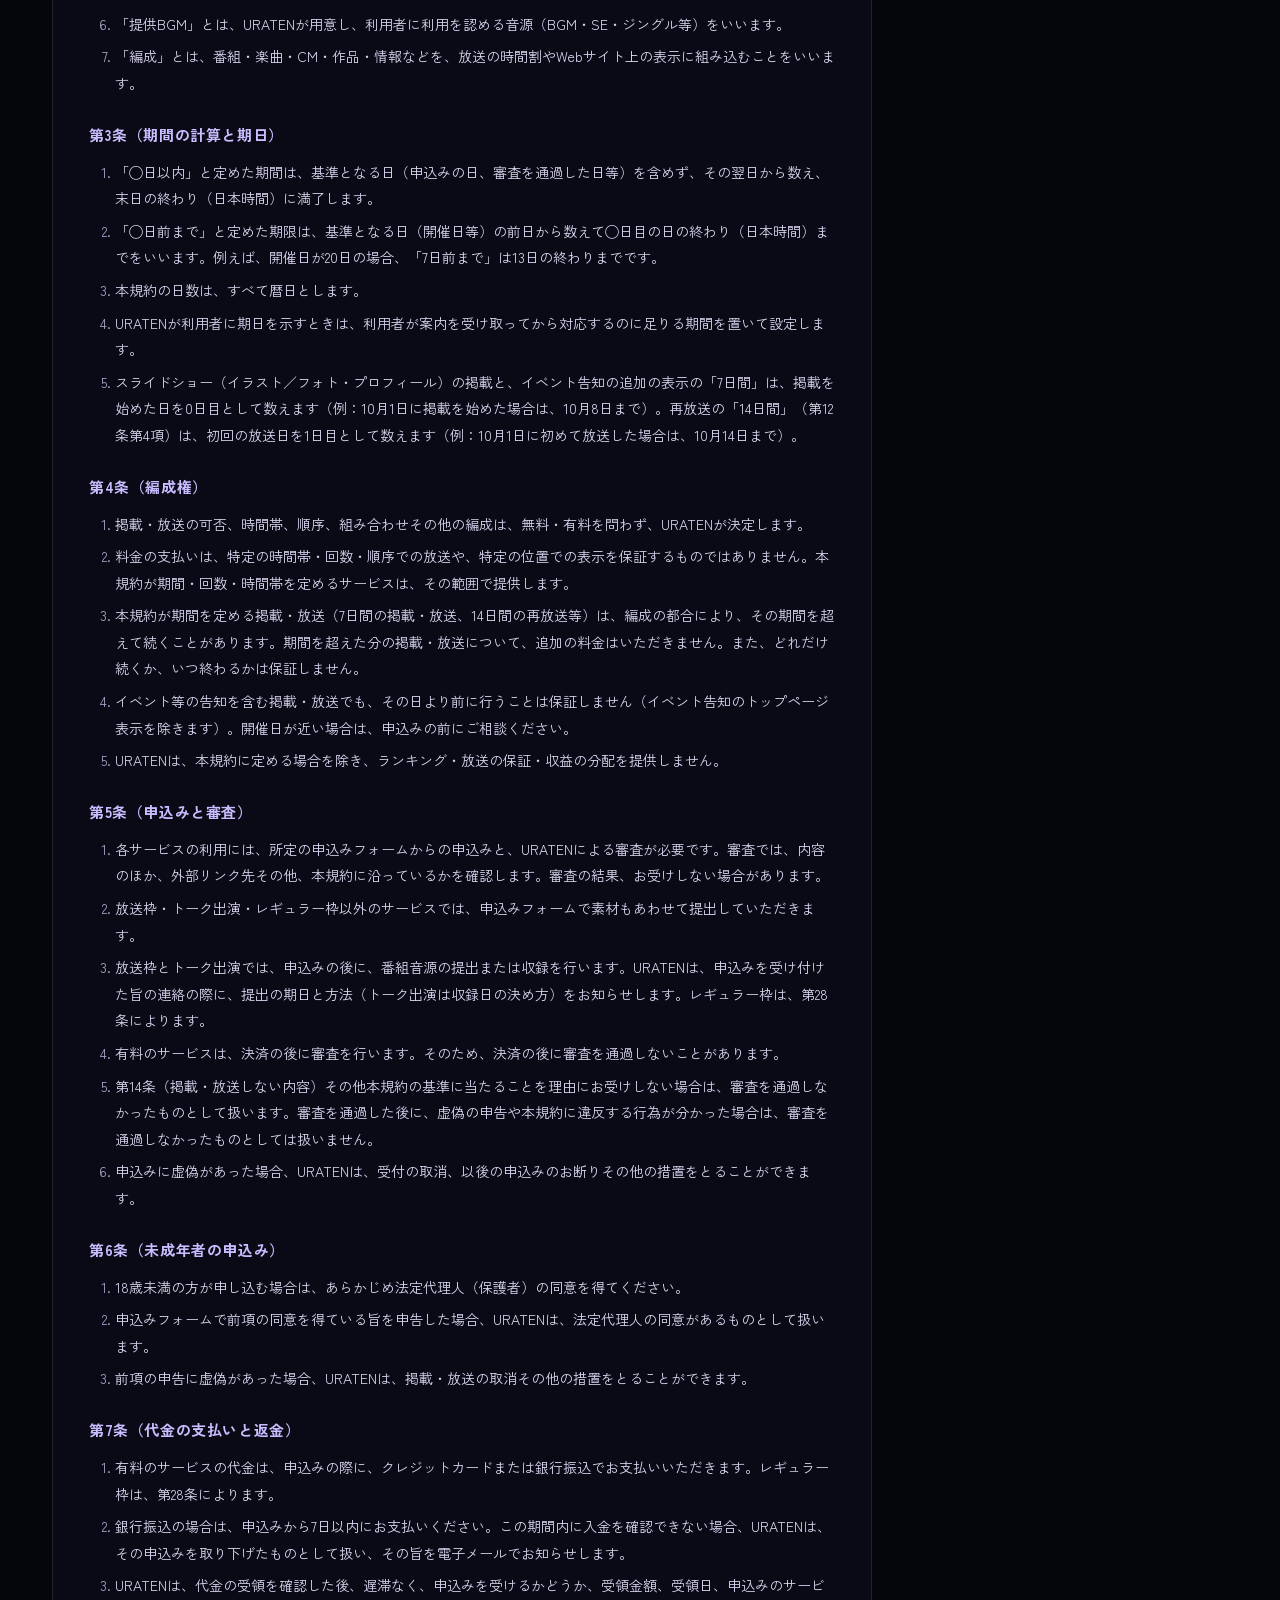
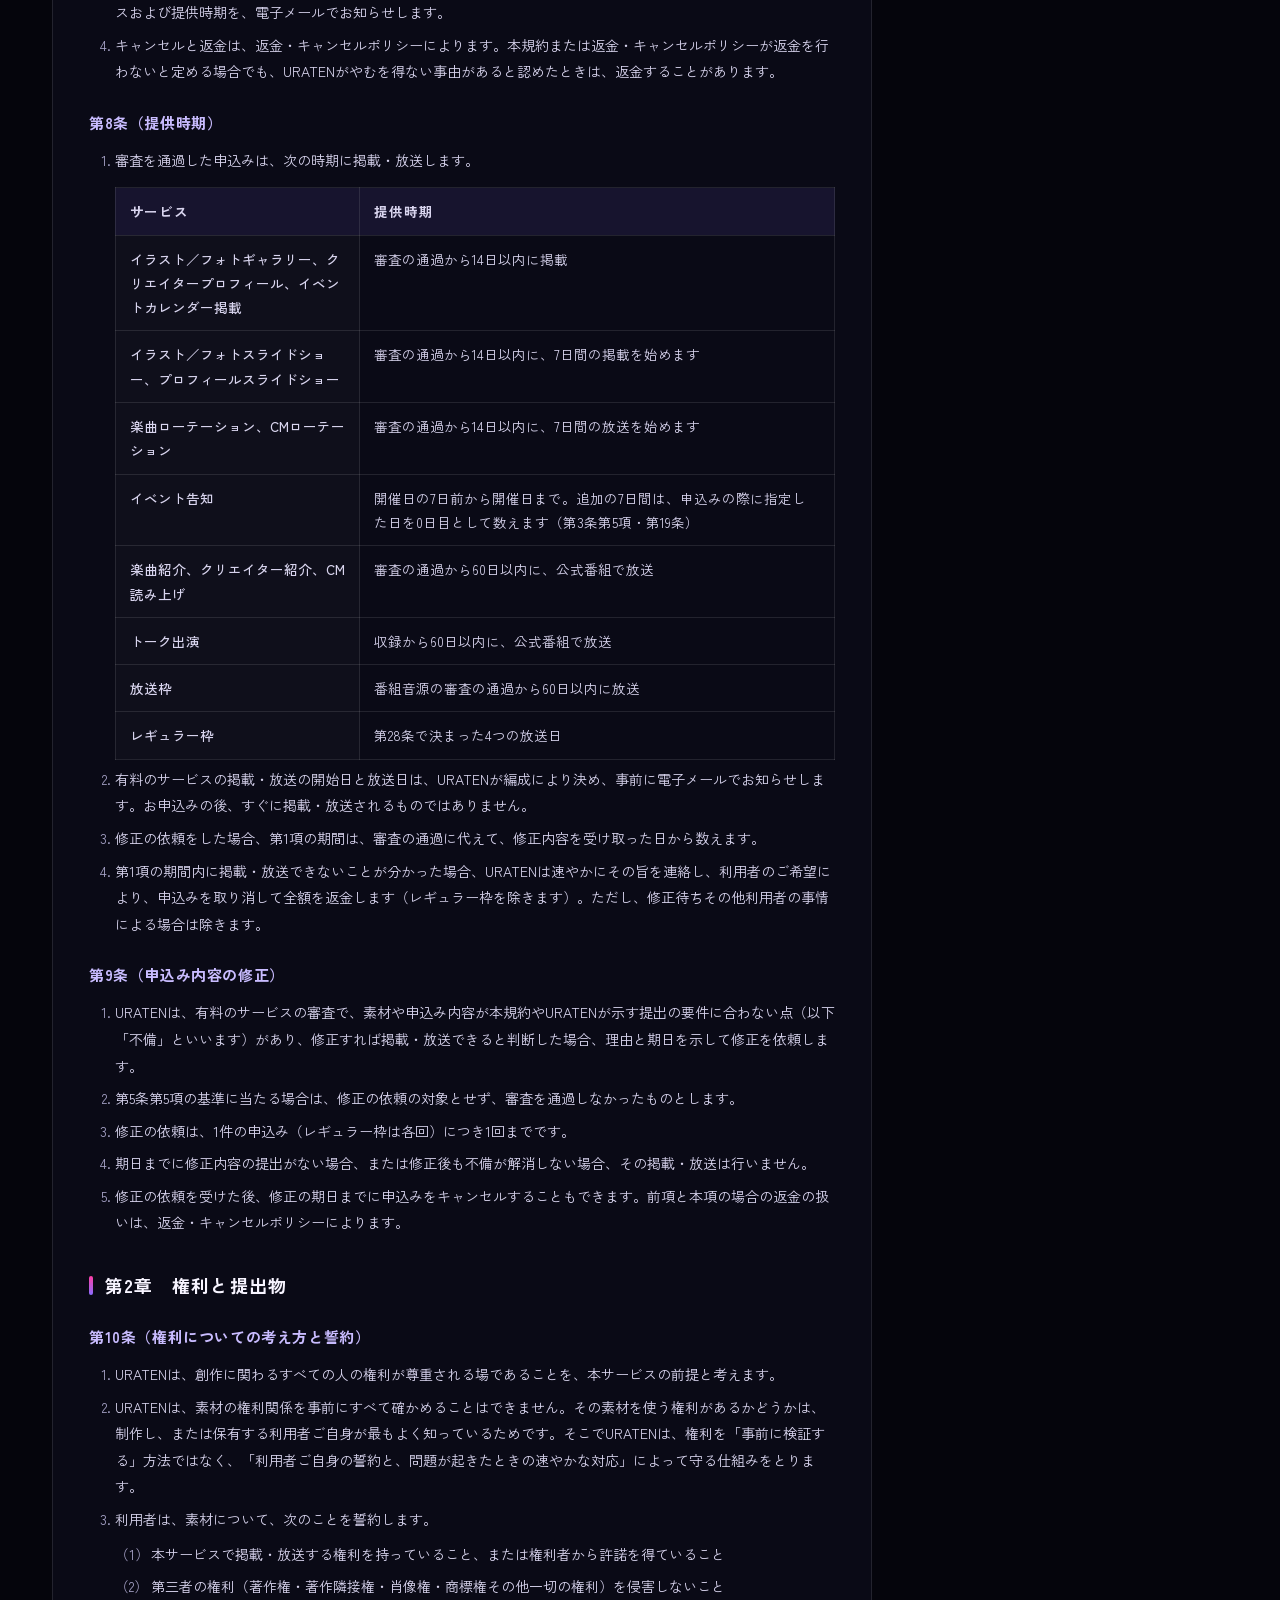
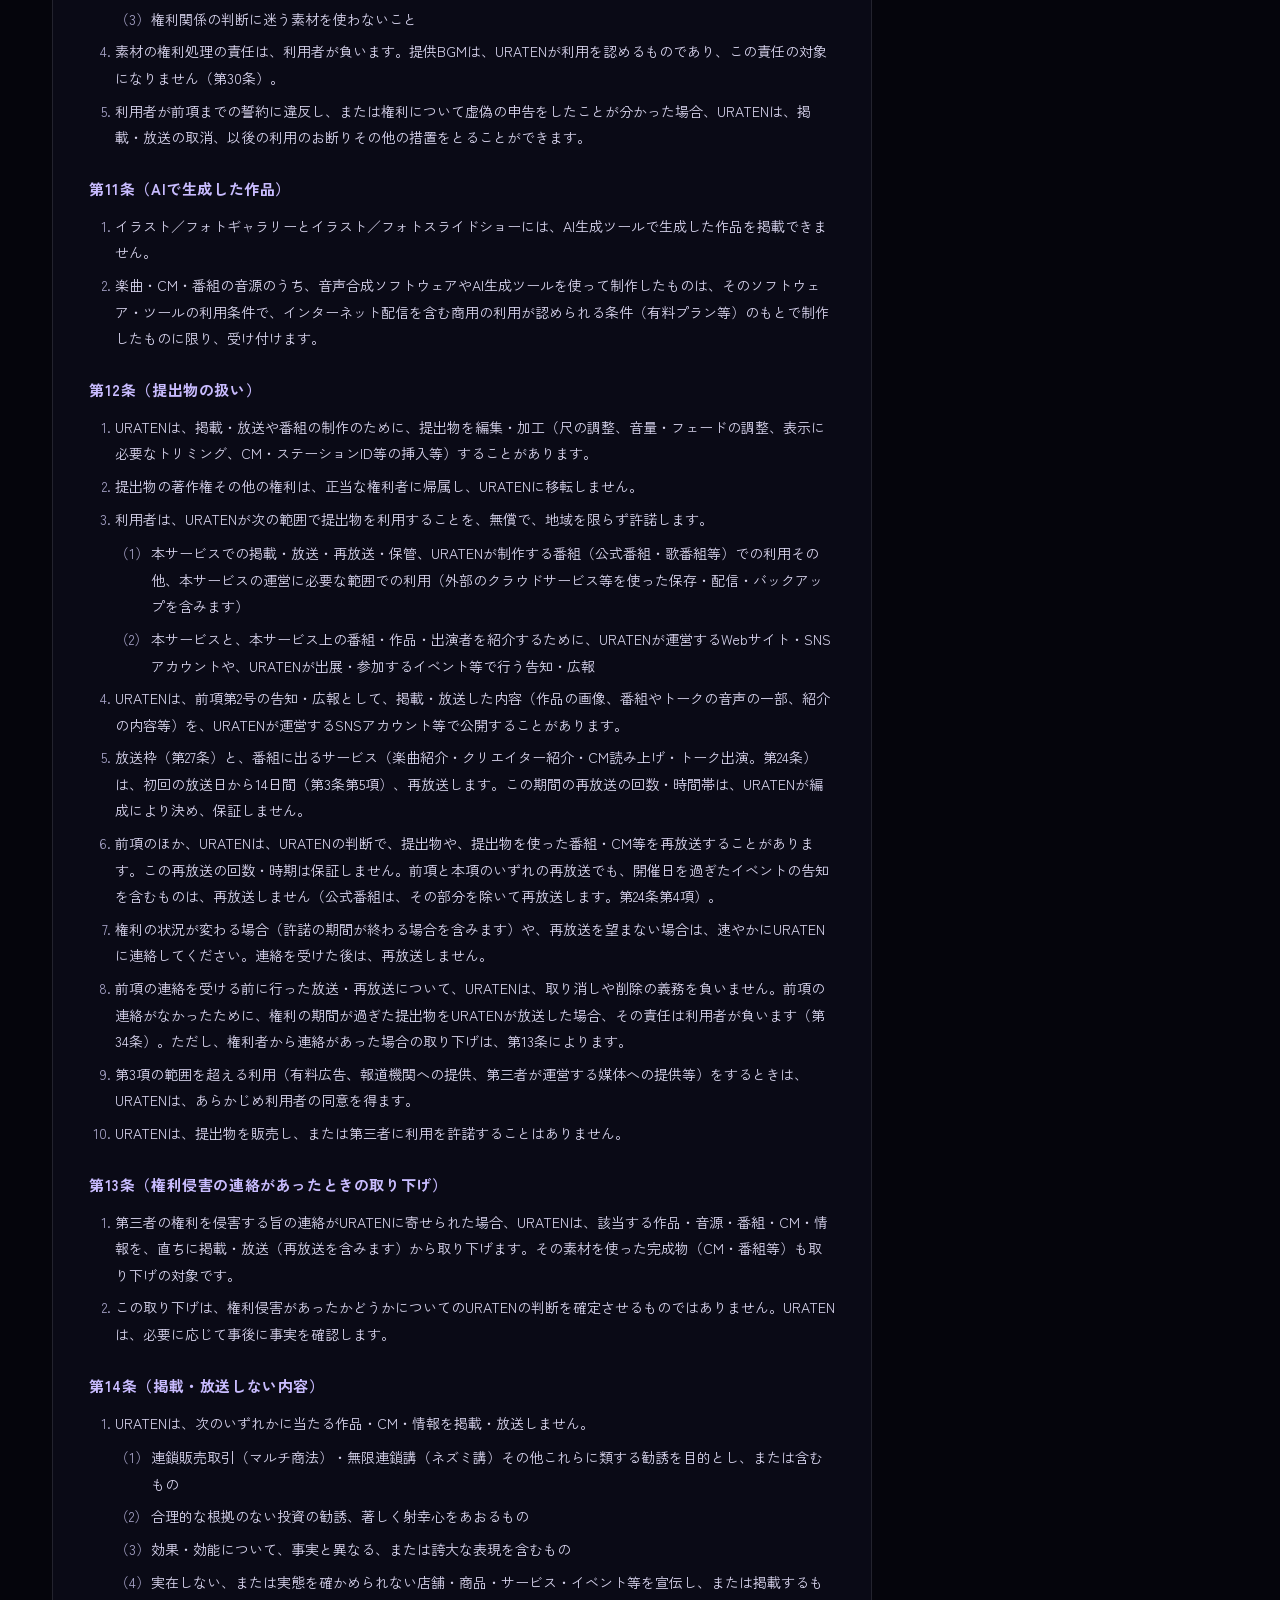
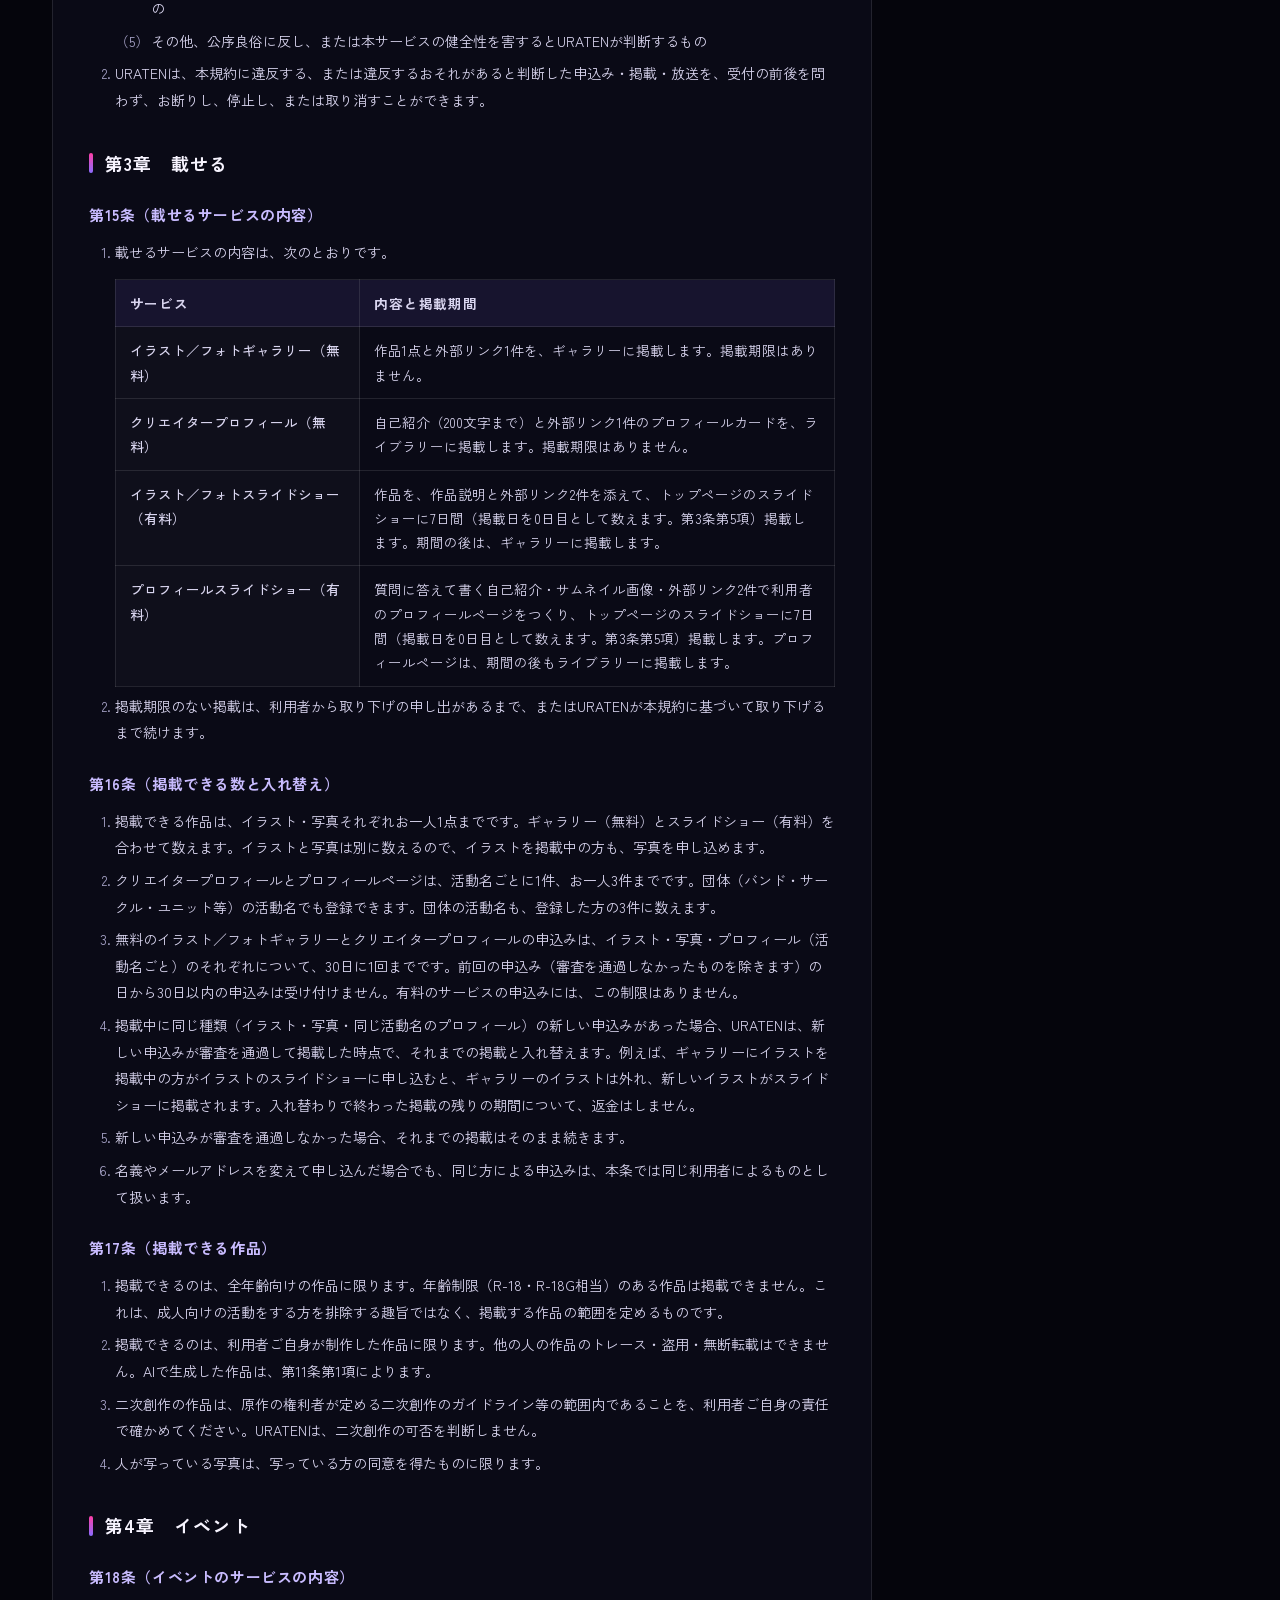
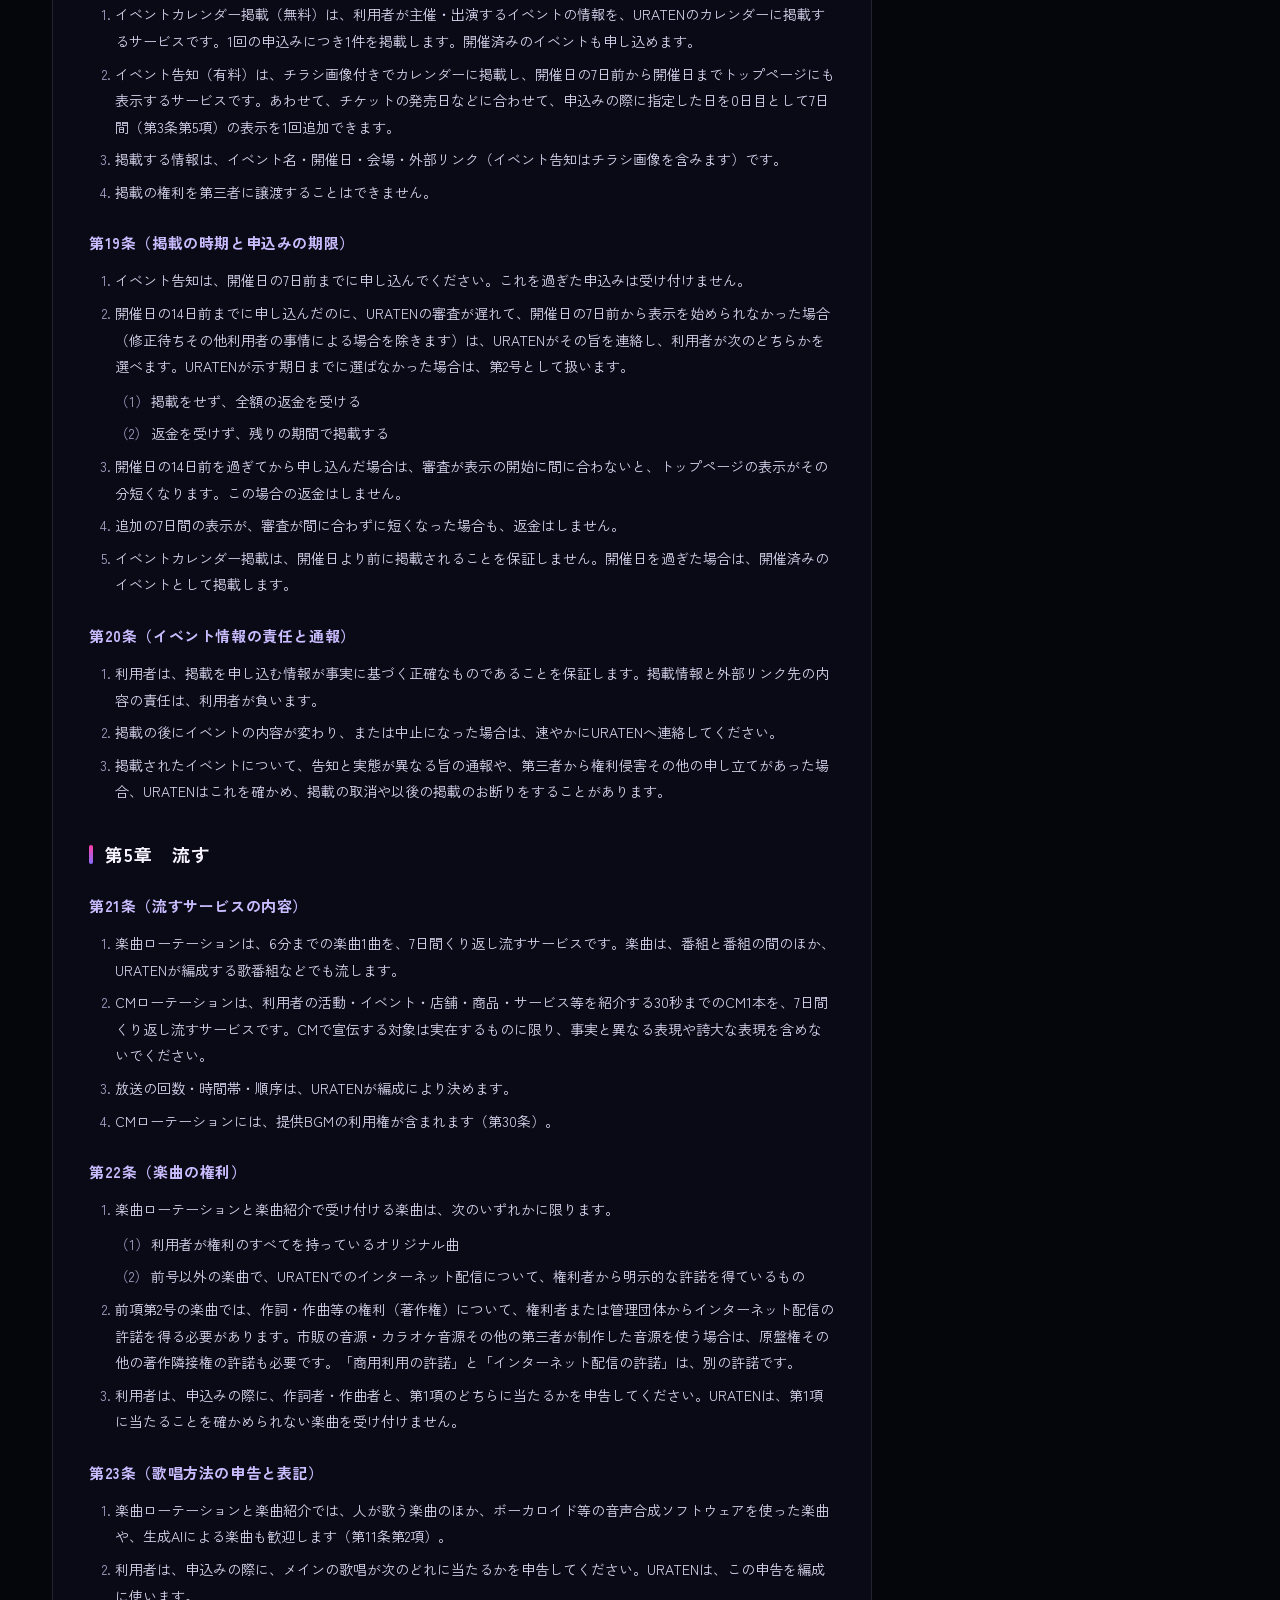
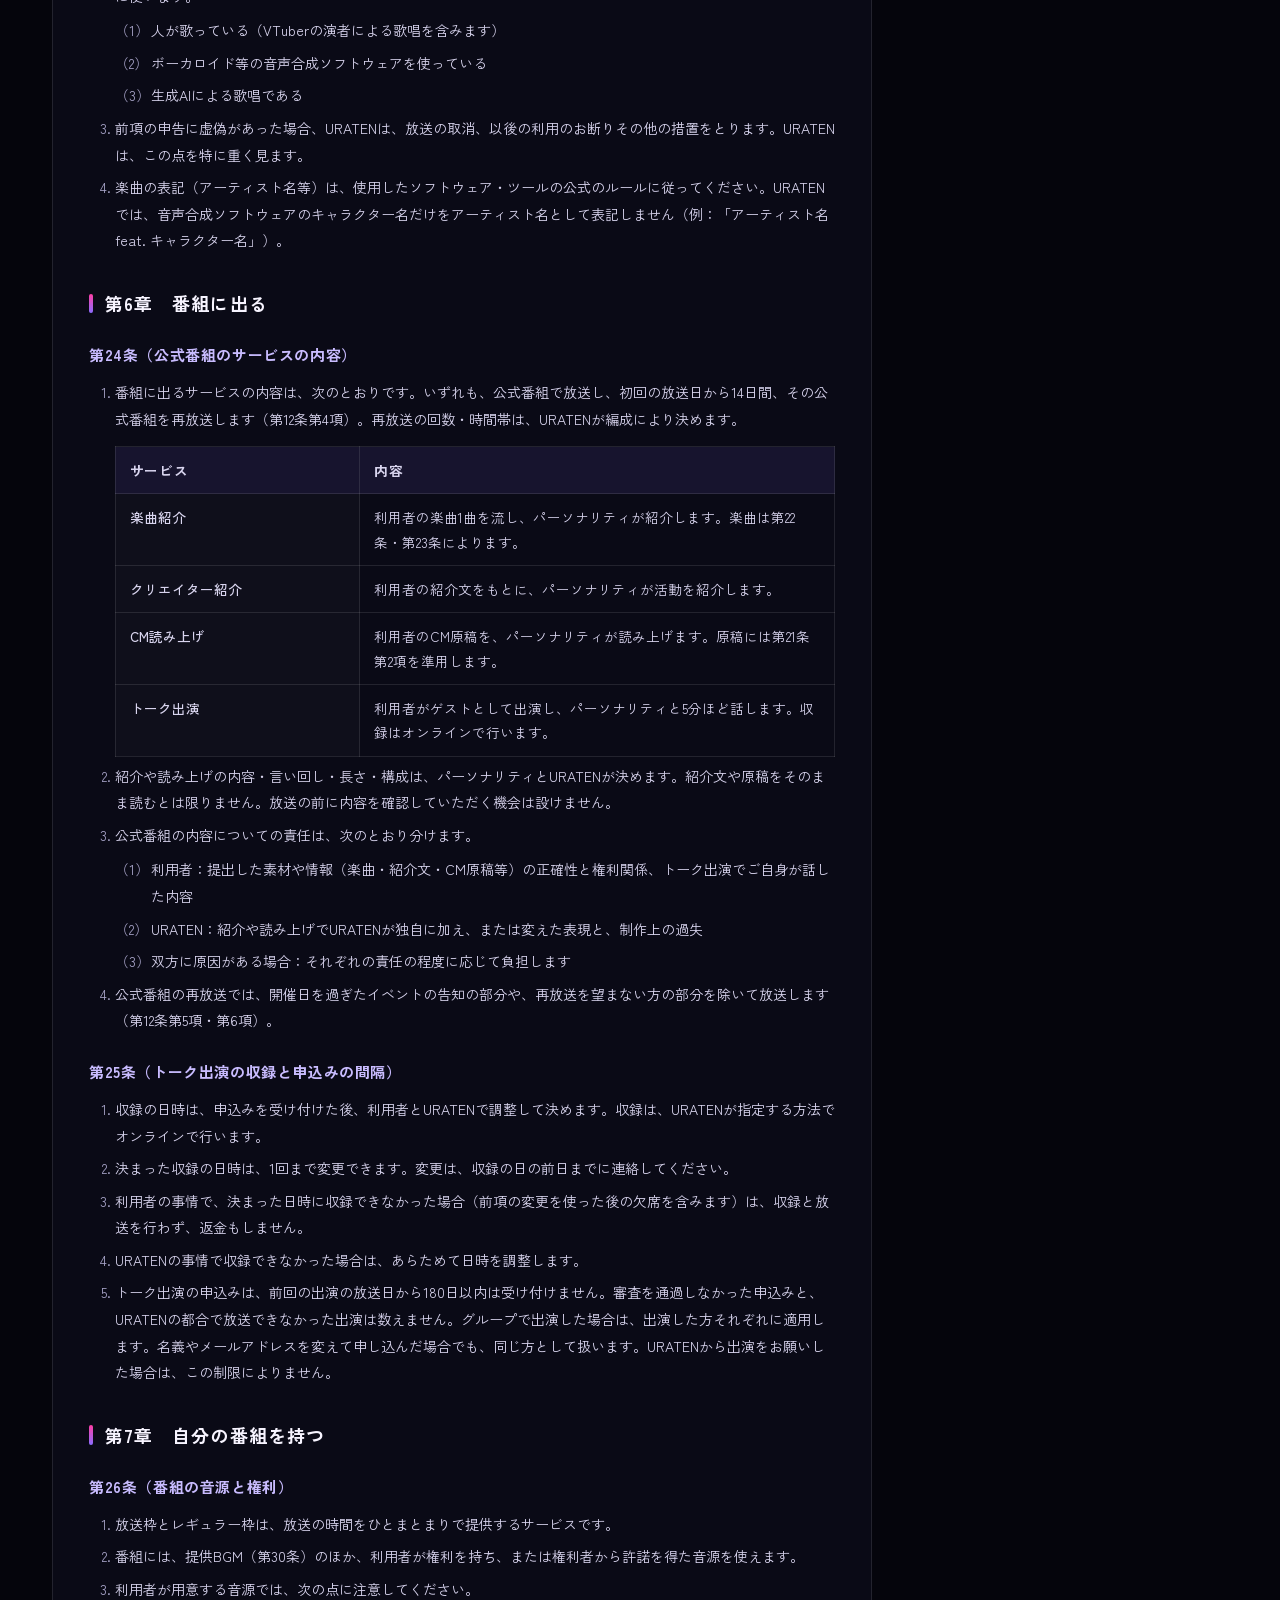
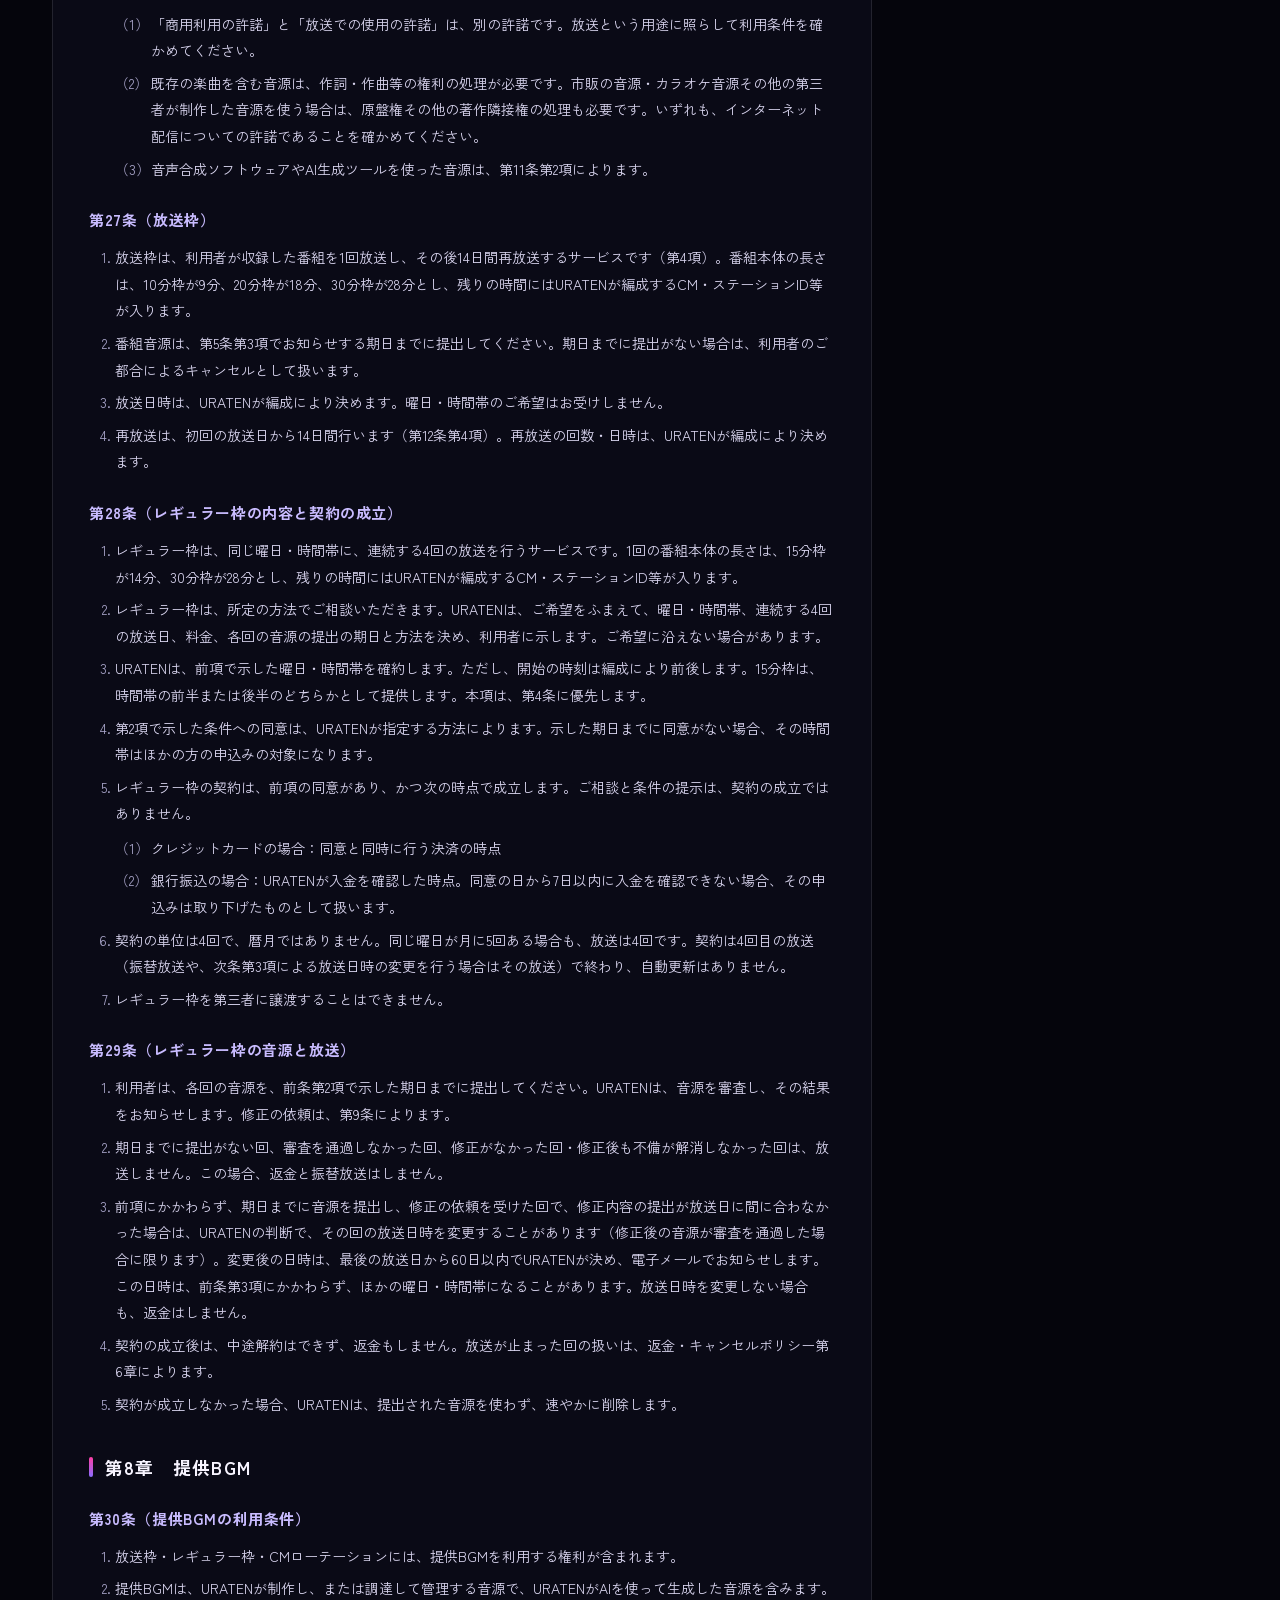
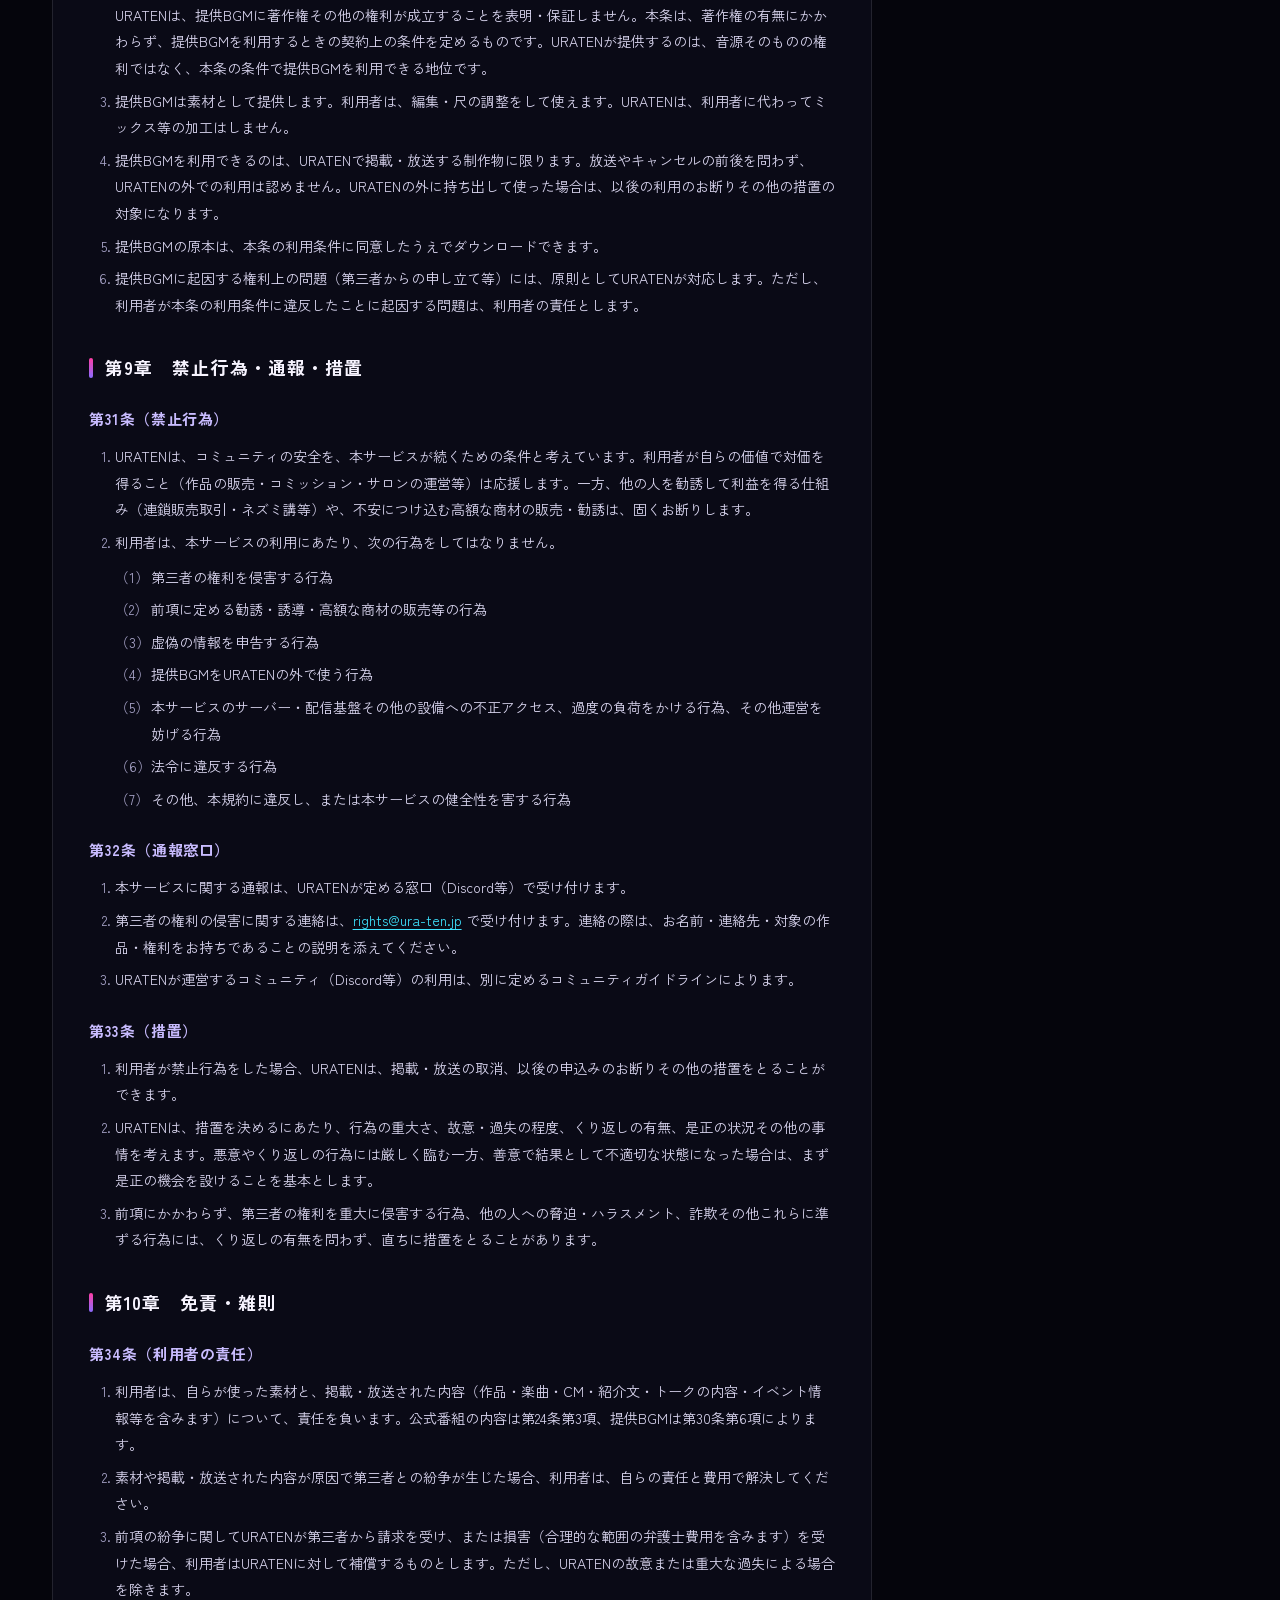
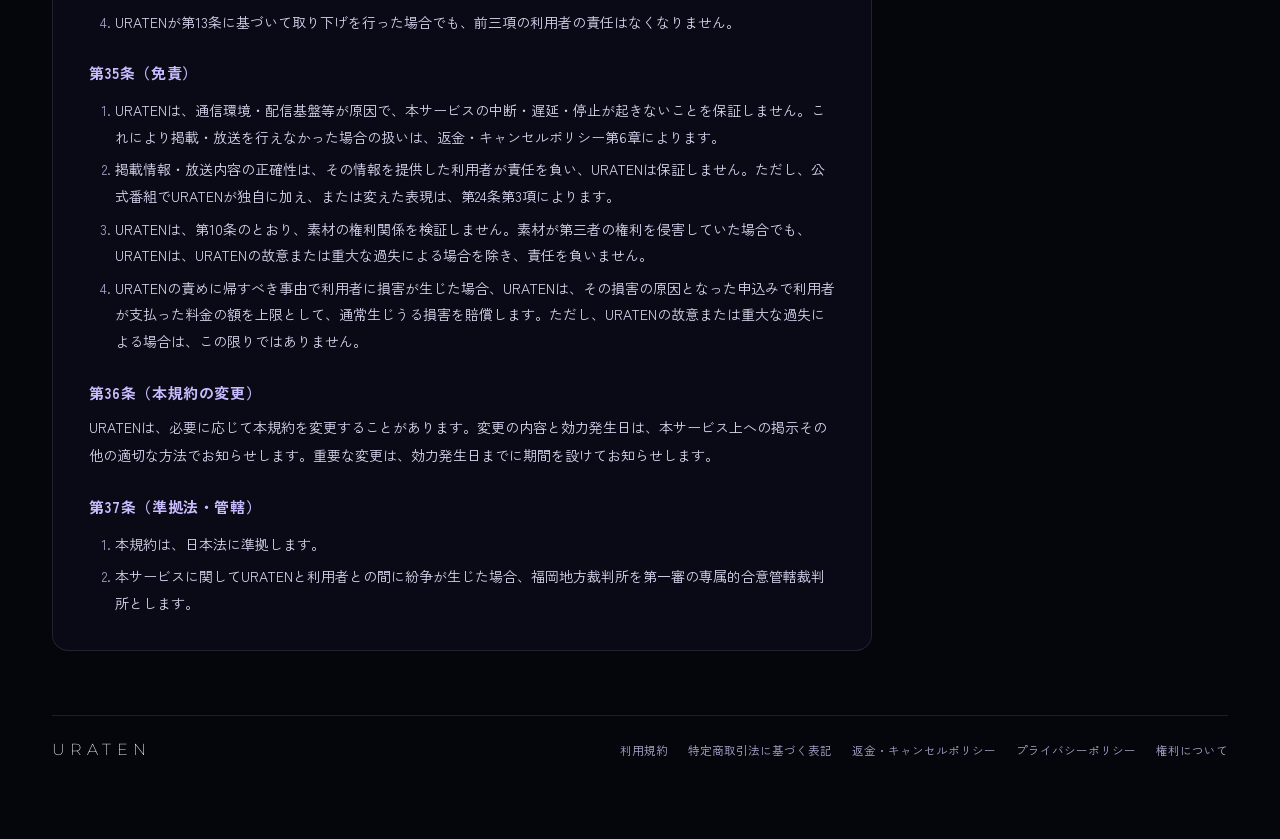
<file: terms.html>
<!DOCTYPE html>
<html lang="ja">
<head>
<meta charset="UTF-8">
<meta name="viewport" content="width=device-width, initial-scale=1.0">
<title>利用規約｜URATEN</title>
<meta name="description" content="URATENの利用規約です。申込みと審査、権利と提出物、サービスごとの条件、禁止行為、免責を定めています。">
<link rel="preconnect" href="https://fonts.googleapis.com">
<link rel="preconnect" href="https://fonts.gstatic.com" crossorigin>
<link rel="stylesheet" href="https://fonts.googleapis.com/css2?family=Montserrat:wght@200;300;500;600&family=Zen+Kaku+Gothic+New:wght@400;500;700&display=swap">
<link rel="stylesheet" href="./css/base.css">
</head>
<body>
<header class="hd">
  <div class="hd-in">
    <a class="logo" href="./index.html" aria-label="URATEN トップ">
      <span class="logo-row">
        <span class="logo-word">URATEN</span>
        <svg class="logo-pulse" viewBox="0 0 60 22" fill="none" aria-hidden="true">
          <defs><linearGradient id="pg" x1="0" x2="1"><stop offset="0" stop-color="#ff3ea5" stop-opacity=".2"/><stop offset=".5" stop-color="#ff3ea5"/><stop offset="1" stop-color="#8b6cff" stop-opacity=".2"/></linearGradient></defs>
          <path d="M0 11h16l3-5 3 11 4-16 4 18 3-12 2 4h25" stroke="url(#pg)" stroke-width="1.4" stroke-linejoin="round"/>
        </svg>
      </span>
    </a>
  </div>
</header>

<main class="wrap">
  <section class="sec doc-page">
    <div class="sec-head">
      <h1 class="sec-title">TERMS</h1>
      <span class="sec-ja">利用規約</span>
      <span class="sec-line"></span>
    </div>

    <article class="doc">

      <p class="doc-lead">URATENを利用するときの約束ごとです。すべてのサービスに共通するルール（第1章・第2章）と、サービスごとのルール（第3章〜第8章）に分けてまとめています。</p>
      <p class="doc-updated">最終改定日：2026年10月31日 ／ 施行日：2026年10月31日</p>

      <nav class="toc" aria-label="目次">
        <div class="toc-title">目次</div>
        <ol>
          <li><a href="#ch1">総則</a></li>
          <li><a href="#ch2">権利と提出物</a></li>
          <li><a href="#ch3">載せる</a></li>
          <li><a href="#ch4">イベント</a></li>
          <li><a href="#ch5">流す</a></li>
          <li><a href="#ch6">番組に出る</a></li>
          <li><a href="#ch7">自分の番組を持つ</a></li>
          <li><a href="#ch8">提供BGM</a></li>
          <li><a href="#ch9">禁止行為・通報・措置</a></li>
          <li><a href="#ch10">免責・雑則</a></li>
        </ol>
      </nav>

      <hr>

      <!-- ============ 第1章 ============ -->
      <h2 id="ch1">第1章　総則</h2>

      <h3>第1条（本規約の適用）</h3>
      <ol>
        <li>本規約は、URATENが提供する「URATEN（ウラテン）」（以下「本サービス」といいます）の利用条件を定めるものです。</li>
        <li>本サービスに申し込み、または本サービスを利用する方（以下「利用者」といいます）は、本規約に同意したものとみなします。</li>
        <li><a href="./refund.html">返金・キャンセルポリシー</a>は、本規約の一部を構成します。</li>
        <li>第1章・第2章と、各サービスの章（第3章以降）の定めが異なる場合は、各サービスの章の定めを優先します。</li>
      </ol>

      <h3>第2条（定義）</h3>
      <p>本規約で使う用語の意味は、次のとおりです。</p>
      <ol>
        <li>「サービス」とは、<a href="./menu.html">サービスメニュー</a>に掲げる掲載・放送・出演の各区分をいいます。サービスと、その条件を定める章は次のとおりです。
          <div class="table-scroll">
            <table class="table-stack">
              <thead>
                <tr><th scope="col">区分</th><th scope="col">サービス</th></tr>
              </thead>
              <tbody>
                <tr><th scope="row">載せる（第3章）</th><td>イラスト／フォトギャラリー、クリエイタープロフィール、イラスト／フォトスライドショー、プロフィールスライドショー</td></tr>
                <tr><th scope="row">イベント（第4章）</th><td>イベントカレンダー掲載、イベント告知</td></tr>
                <tr><th scope="row">流す（第5章）</th><td>楽曲ローテーション、CMローテーション</td></tr>
                <tr><th scope="row">番組に出る（第6章）</th><td>楽曲紹介、クリエイター紹介、CM読み上げ、トーク出演</td></tr>
                <tr><th scope="row">自分の番組を持つ（第7章）</th><td>放送枠、レギュラー枠</td></tr>
              </tbody>
            </table>
          </div>
        </li>
        <li>「公式番組」とは、URATENが制作し、URATENのパーソナリティが出演する番組をいいます。</li>
        <li>「素材」とは、利用者が本サービスでの掲載・放送のために用意するもの（作品・楽曲・音源・原稿・紹介文・自己紹介文・画像・イベント情報・外部リンク等）をいいます。提供BGMは含みません。</li>
        <li>「提出物」とは、素材のうち、利用者がURATENに提出したものをいいます。</li>
        <li>「審査結果の連絡」とは、審査の結果を利用者に連絡することをいいます。審査を通過した旨・通過しなかった旨の連絡のほか、申込み内容の修正の依頼を含みます。</li>
        <li>「提供BGM」とは、URATENが用意し、利用者に利用を認める音源（BGM・SE・ジングル等）をいいます。</li>
        <li>「編成」とは、番組・楽曲・CM・作品・情報などを、放送の時間割やWebサイト上の表示に組み込むことをいいます。</li>
      </ol>

      <h3>第3条（期間の計算と期日）</h3>
      <ol>
        <li>「◯日以内」と定めた期間は、基準となる日（申込みの日、審査を通過した日等）を含めず、その翌日から数え、末日の終わり（日本時間）に満了します。</li>
        <li>「◯日前まで」と定めた期限は、基準となる日（開催日等）の前日から数えて◯日目の日の終わり（日本時間）までをいいます。例えば、開催日が20日の場合、「7日前まで」は13日の終わりまでです。</li>
        <li>本規約の日数は、すべて暦日とします。</li>
        <li>URATENが利用者に期日を示すときは、利用者が案内を受け取ってから対応するのに足りる期間を置いて設定します。</li>
        <li>スライドショー（イラスト／フォト・プロフィール）の掲載と、イベント告知の追加の表示の「7日間」は、掲載を始めた日を0日目として数えます（例：10月1日に掲載を始めた場合は、10月8日まで）。再放送の「14日間」（第12条第4項）は、初回の放送日を1日目として数えます（例：10月1日に初めて放送した場合は、10月14日まで）。</li>
      </ol>

      <h3>第4条（編成権）</h3>
      <ol>
        <li>掲載・放送の可否、時間帯、順序、組み合わせその他の編成は、無料・有料を問わず、URATENが決定します。</li>
        <li>料金の支払いは、特定の時間帯・回数・順序での放送や、特定の位置での表示を保証するものではありません。本規約が期間・回数・時間帯を定めるサービスは、その範囲で提供します。</li>
        <li>本規約が期間を定める掲載・放送（7日間の掲載・放送、14日間の再放送等）は、編成の都合により、その期間を超えて続くことがあります。期間を超えた分の掲載・放送について、追加の料金はいただきません。また、どれだけ続くか、いつ終わるかは保証しません。</li>
        <li>イベント等の告知を含む掲載・放送でも、その日より前に行うことは保証しません（イベント告知のトップページ表示を除きます）。開催日が近い場合は、申込みの前にご相談ください。</li>
        <li>URATENは、本規約に定める場合を除き、ランキング・放送の保証・収益の分配を提供しません。</li>
      </ol>

      <h3>第5条（申込みと審査）</h3>
      <ol>
        <li>各サービスの利用には、所定の申込みフォームからの申込みと、URATENによる審査が必要です。審査では、内容のほか、外部リンク先その他、本規約に沿っているかを確認します。審査の結果、お受けしない場合があります。</li>
        <li>放送枠・トーク出演・レギュラー枠以外のサービスでは、申込みフォームで素材もあわせて提出していただきます。</li>
        <li>放送枠とトーク出演では、申込みの後に、番組音源の提出または収録を行います。URATENは、申込みを受け付けた旨の連絡の際に、提出の期日と方法（トーク出演は収録日の決め方）をお知らせします。レギュラー枠は、第28条によります。</li>
        <li>有料のサービスは、決済の後に審査を行います。そのため、決済の後に審査を通過しないことがあります。</li>
        <li>第14条（掲載・放送しない内容）その他本規約の基準に当たることを理由にお受けしない場合は、審査を通過しなかったものとして扱います。審査を通過した後に、虚偽の申告や本規約に違反する行為が分かった場合は、審査を通過しなかったものとしては扱いません。</li>
        <li>申込みに虚偽があった場合、URATENは、受付の取消、以後の申込みのお断りその他の措置をとることができます。</li>
      </ol>

      <h3>第6条（未成年者の申込み）</h3>
      <ol>
        <li>18歳未満の方が申し込む場合は、あらかじめ法定代理人（保護者）の同意を得てください。</li>
        <li>申込みフォームで前項の同意を得ている旨を申告した場合、URATENは、法定代理人の同意があるものとして扱います。</li>
        <li>前項の申告に虚偽があった場合、URATENは、掲載・放送の取消その他の措置をとることができます。</li>
      </ol>

      <h3>第7条（代金の支払いと返金）</h3>
      <ol>
        <li>有料のサービスの代金は、申込みの際に、クレジットカードまたは銀行振込でお支払いいただきます。レギュラー枠は、第28条によります。</li>
        <li>銀行振込の場合は、申込みから7日以内にお支払いください。この期間内に入金を確認できない場合、URATENは、その申込みを取り下げたものとして扱い、その旨を電子メールでお知らせします。</li>
        <li>URATENは、代金の受領を確認した後、遅滞なく、申込みを受けるかどうか、受領金額、受領日、申込みのサービスおよび提供時期を、電子メールでお知らせします。</li>
        <li>キャンセルと返金は、返金・キャンセルポリシーによります。本規約または返金・キャンセルポリシーが返金を行わないと定める場合でも、URATENがやむを得ない事由があると認めたときは、返金することがあります。</li>
      </ol>

      <h3>第8条（提供時期）</h3>
      <ol>
        <li>審査を通過した申込みは、次の時期に掲載・放送します。
          <div class="table-scroll">
            <table class="table-stack">
              <thead>
                <tr><th scope="col">サービス</th><th scope="col">提供時期</th></tr>
              </thead>
              <tbody>
                <tr><th scope="row">イラスト／フォトギャラリー、クリエイタープロフィール、イベントカレンダー掲載</th><td>審査の通過から14日以内に掲載</td></tr>
                <tr><th scope="row">イラスト／フォトスライドショー、プロフィールスライドショー</th><td>審査の通過から14日以内に、7日間の掲載を始めます</td></tr>
                <tr><th scope="row">楽曲ローテーション、CMローテーション</th><td>審査の通過から14日以内に、7日間の放送を始めます</td></tr>
                <tr><th scope="row">イベント告知</th><td>開催日の7日前から開催日まで。追加の7日間は、申込みの際に指定した日を0日目として数えます（第3条第5項・第19条）</td></tr>
                <tr><th scope="row">楽曲紹介、クリエイター紹介、CM読み上げ</th><td>審査の通過から60日以内に、公式番組で放送</td></tr>
                <tr><th scope="row">トーク出演</th><td>収録から60日以内に、公式番組で放送</td></tr>
                <tr><th scope="row">放送枠</th><td>番組音源の審査の通過から60日以内に放送</td></tr>
                <tr><th scope="row">レギュラー枠</th><td>第28条で決まった4つの放送日</td></tr>
              </tbody>
            </table>
          </div>
        </li>
        <li>有料のサービスの掲載・放送の開始日と放送日は、URATENが編成により決め、事前に電子メールでお知らせします。お申込みの後、すぐに掲載・放送されるものではありません。</li>
        <li>修正の依頼をした場合、第1項の期間は、審査の通過に代えて、修正内容を受け取った日から数えます。</li>
        <li>第1項の期間内に掲載・放送できないことが分かった場合、URATENは速やかにその旨を連絡し、利用者のご希望により、申込みを取り消して全額を返金します（レギュラー枠を除きます）。ただし、修正待ちその他利用者の事情による場合は除きます。</li>
      </ol>

      <h3>第9条（申込み内容の修正）</h3>
      <ol>
        <li>URATENは、有料のサービスの審査で、素材や申込み内容が本規約やURATENが示す提出の要件に合わない点（以下「不備」といいます）があり、修正すれば掲載・放送できると判断した場合、理由と期日を示して修正を依頼します。</li>
        <li>第5条第5項の基準に当たる場合は、修正の依頼の対象とせず、審査を通過しなかったものとします。</li>
        <li>修正の依頼は、1件の申込み（レギュラー枠は各回）につき1回までです。</li>
        <li>期日までに修正内容の提出がない場合、または修正後も不備が解消しない場合、その掲載・放送は行いません。</li>
        <li>修正の依頼を受けた後、修正の期日までに申込みをキャンセルすることもできます。前項と本項の場合の返金の扱いは、返金・キャンセルポリシーによります。</li>
      </ol>

      <!-- ============ 第2章 ============ -->
      <h2 id="ch2">第2章　権利と提出物</h2>

      <h3>第10条（権利についての考え方と誓約）</h3>
      <ol>
        <li>URATENは、創作に関わるすべての人の権利が尊重される場であることを、本サービスの前提と考えます。</li>
        <li>URATENは、素材の権利関係を事前にすべて確かめることはできません。その素材を使う権利があるかどうかは、制作し、または保有する利用者ご自身が最もよく知っているためです。そこでURATENは、権利を「事前に検証する」方法ではなく、「利用者ご自身の誓約と、問題が起きたときの速やかな対応」によって守る仕組みをとります。</li>
        <li>利用者は、素材について、次のことを誓約します。
          <ol>
            <li>本サービスで掲載・放送する権利を持っていること、または権利者から許諾を得ていること</li>
            <li>第三者の権利（著作権・著作隣接権・肖像権・商標権その他一切の権利）を侵害しないこと</li>
            <li>権利関係の判断に迷う素材を使わないこと</li>
          </ol>
        </li>
        <li>素材の権利処理の責任は、利用者が負います。提供BGMは、URATENが利用を認めるものであり、この責任の対象になりません（第30条）。</li>
        <li>利用者が前項までの誓約に違反し、または権利について虚偽の申告をしたことが分かった場合、URATENは、掲載・放送の取消、以後の利用のお断りその他の措置をとることができます。</li>
      </ol>

      <h3>第11条（AIで生成した作品）</h3>
      <ol>
        <li>イラスト／フォトギャラリーとイラスト／フォトスライドショーには、AI生成ツールで生成した作品を掲載できません。</li>
        <li>楽曲・CM・番組の音源のうち、音声合成ソフトウェアやAI生成ツールを使って制作したものは、そのソフトウェア・ツールの利用条件で、インターネット配信を含む商用の利用が認められる条件（有料プラン等）のもとで制作したものに限り、受け付けます。</li>
      </ol>

      <h3>第12条（提出物の扱い）</h3>
      <ol>
        <li>URATENは、掲載・放送や番組の制作のために、提出物を編集・加工（尺の調整、音量・フェードの調整、表示に必要なトリミング、CM・ステーションID等の挿入等）することがあります。</li>
        <li>提出物の著作権その他の権利は、正当な権利者に帰属し、URATENに移転しません。</li>
        <li>利用者は、URATENが次の範囲で提出物を利用することを、無償で、地域を限らず許諾します。
          <ol>
            <li>本サービスでの掲載・放送・再放送・保管、URATENが制作する番組（公式番組・歌番組等）での利用その他、本サービスの運営に必要な範囲での利用（外部のクラウドサービス等を使った保存・配信・バックアップを含みます）</li>
            <li>本サービスと、本サービス上の番組・作品・出演者を紹介するために、URATENが運営するWebサイト・SNSアカウントや、URATENが出展・参加するイベント等で行う告知・広報</li>
          </ol>
        </li>
        <li>URATENは、前項第2号の告知・広報として、掲載・放送した内容（作品の画像、番組やトークの音声の一部、紹介の内容等）を、URATENが運営するSNSアカウント等で公開することがあります。</li>
        <li>放送枠（第27条）と、番組に出るサービス（楽曲紹介・クリエイター紹介・CM読み上げ・トーク出演。第24条）は、初回の放送日から14日間（第3条第5項）、再放送します。この期間の再放送の回数・時間帯は、URATENが編成により決め、保証しません。</li>
        <li>前項のほか、URATENは、URATENの判断で、提出物や、提出物を使った番組・CM等を再放送することがあります。この再放送の回数・時期は保証しません。前項と本項のいずれの再放送でも、開催日を過ぎたイベントの告知を含むものは、再放送しません（公式番組は、その部分を除いて再放送します。第24条第4項）。</li>
        <li>権利の状況が変わる場合（許諾の期間が終わる場合を含みます）や、再放送を望まない場合は、速やかにURATENに連絡してください。連絡を受けた後は、再放送しません。</li>
        <li>前項の連絡を受ける前に行った放送・再放送について、URATENは、取り消しや削除の義務を負いません。前項の連絡がなかったために、権利の期間が過ぎた提出物をURATENが放送した場合、その責任は利用者が負います（第34条）。ただし、権利者から連絡があった場合の取り下げは、第13条によります。</li>
        <li>第3項の範囲を超える利用（有料広告、報道機関への提供、第三者が運営する媒体への提供等）をするときは、URATENは、あらかじめ利用者の同意を得ます。</li>
        <li>URATENは、提出物を販売し、または第三者に利用を許諾することはありません。</li>
      </ol>

      <h3>第13条（権利侵害の連絡があったときの取り下げ）</h3>
      <ol>
        <li>第三者の権利を侵害する旨の連絡がURATENに寄せられた場合、URATENは、該当する作品・音源・番組・CM・情報を、直ちに掲載・放送（再放送を含みます）から取り下げます。その素材を使った完成物（CM・番組等）も取り下げの対象です。</li>
        <li>この取り下げは、権利侵害があったかどうかについてのURATENの判断を確定させるものではありません。URATENは、必要に応じて事後に事実を確認します。</li>
      </ol>

      <h3>第14条（掲載・放送しない内容）</h3>
      <ol>
        <li>URATENは、次のいずれかに当たる作品・CM・情報を掲載・放送しません。
          <ol>
            <li>連鎖販売取引（マルチ商法）・無限連鎖講（ネズミ講）その他これらに類する勧誘を目的とし、または含むもの</li>
            <li>合理的な根拠のない投資の勧誘、著しく射幸心をあおるもの</li>
            <li>効果・効能について、事実と異なる、または誇大な表現を含むもの</li>
            <li>実在しない、または実態を確かめられない店舗・商品・サービス・イベント等を宣伝し、または掲載するもの</li>
            <li>その他、公序良俗に反し、または本サービスの健全性を害するとURATENが判断するもの</li>
          </ol>
        </li>
        <li>URATENは、本規約に違反する、または違反するおそれがあると判断した申込み・掲載・放送を、受付の前後を問わず、お断りし、停止し、または取り消すことができます。</li>
      </ol>

      <!-- ============ 第3章 ============ -->
      <h2 id="ch3">第3章　載せる</h2>

      <h3>第15条（載せるサービスの内容）</h3>
      <ol>
        <li>載せるサービスの内容は、次のとおりです。
          <div class="table-scroll">
            <table class="table-stack">
              <thead>
                <tr><th scope="col">サービス</th><th scope="col">内容と掲載期間</th></tr>
              </thead>
              <tbody>
                <tr><th scope="row">イラスト／フォトギャラリー（無料）</th><td>作品1点と外部リンク1件を、ギャラリーに掲載します。掲載期限はありません。</td></tr>
                <tr><th scope="row">クリエイタープロフィール（無料）</th><td>自己紹介（200文字まで）と外部リンク1件のプロフィールカードを、ライブラリーに掲載します。掲載期限はありません。</td></tr>
                <tr><th scope="row">イラスト／フォトスライドショー（有料）</th><td>作品を、作品説明と外部リンク2件を添えて、トップページのスライドショーに7日間（掲載日を0日目として数えます。第3条第5項）掲載します。期間の後は、ギャラリーに掲載します。</td></tr>
                <tr><th scope="row">プロフィールスライドショー（有料）</th><td>質問に答えて書く自己紹介・サムネイル画像・外部リンク2件で利用者のプロフィールページをつくり、トップページのスライドショーに7日間（掲載日を0日目として数えます。第3条第5項）掲載します。プロフィールページは、期間の後もライブラリーに掲載します。</td></tr>
              </tbody>
            </table>
          </div>
        </li>
        <li>掲載期限のない掲載は、利用者から取り下げの申し出があるまで、またはURATENが本規約に基づいて取り下げるまで続けます。</li>
      </ol>

      <h3>第16条（掲載できる数と入れ替え）</h3>
      <ol>
        <li>掲載できる作品は、イラスト・写真それぞれお一人1点までです。ギャラリー（無料）とスライドショー（有料）を合わせて数えます。イラストと写真は別に数えるので、イラストを掲載中の方も、写真を申し込めます。</li>
        <li>クリエイタープロフィールとプロフィールページは、活動名ごとに1件、お一人3件までです。団体（バンド・サークル・ユニット等）の活動名でも登録できます。団体の活動名も、登録した方の3件に数えます。</li>
        <li>無料のイラスト／フォトギャラリーとクリエイタープロフィールの申込みは、イラスト・写真・プロフィール（活動名ごと）のそれぞれについて、30日に1回までです。前回の申込み（審査を通過しなかったものを除きます）の日から30日以内の申込みは受け付けません。有料のサービスの申込みには、この制限はありません。</li>
        <li>掲載中に同じ種類（イラスト・写真・同じ活動名のプロフィール）の新しい申込みがあった場合、URATENは、新しい申込みが審査を通過して掲載した時点で、それまでの掲載と入れ替えます。例えば、ギャラリーにイラストを掲載中の方がイラストのスライドショーに申し込むと、ギャラリーのイラストは外れ、新しいイラストがスライドショーに掲載されます。入れ替わりで終わった掲載の残りの期間について、返金はしません。</li>
        <li>新しい申込みが審査を通過しなかった場合、それまでの掲載はそのまま続きます。</li>
        <li>名義やメールアドレスを変えて申し込んだ場合でも、同じ方による申込みは、本条では同じ利用者によるものとして扱います。</li>
      </ol>

      <h3>第17条（掲載できる作品）</h3>
      <ol>
        <li>掲載できるのは、全年齢向けの作品に限ります。年齢制限（R-18・R-18G相当）のある作品は掲載できません。これは、成人向けの活動をする方を排除する趣旨ではなく、掲載する作品の範囲を定めるものです。</li>
        <li>掲載できるのは、利用者ご自身が制作した作品に限ります。他の人の作品のトレース・盗用・無断転載はできません。AIで生成した作品は、第11条第1項によります。</li>
        <li>二次創作の作品は、原作の権利者が定める二次創作のガイドライン等の範囲内であることを、利用者ご自身の責任で確かめてください。URATENは、二次創作の可否を判断しません。</li>
        <li>人が写っている写真は、写っている方の同意を得たものに限ります。</li>
      </ol>

      <!-- ============ 第4章 ============ -->
      <h2 id="ch4">第4章　イベント</h2>

      <h3>第18条（イベントのサービスの内容）</h3>
      <ol>
        <li>イベントカレンダー掲載（無料）は、利用者が主催・出演するイベントの情報を、URATENのカレンダーに掲載するサービスです。1回の申込みにつき1件を掲載します。開催済みのイベントも申し込めます。</li>
        <li>イベント告知（有料）は、チラシ画像付きでカレンダーに掲載し、開催日の7日前から開催日までトップページにも表示するサービスです。あわせて、チケットの発売日などに合わせて、申込みの際に指定した日を0日目として7日間（第3条第5項）の表示を1回追加できます。</li>
        <li>掲載する情報は、イベント名・開催日・会場・外部リンク（イベント告知はチラシ画像を含みます）です。</li>
        <li>掲載の権利を第三者に譲渡することはできません。</li>
      </ol>

      <h3>第19条（掲載の時期と申込みの期限）</h3>
      <ol>
        <li>イベント告知は、開催日の7日前までに申し込んでください。これを過ぎた申込みは受け付けません。</li>
        <li>開催日の14日前までに申し込んだのに、URATENの審査が遅れて、開催日の7日前から表示を始められなかった場合（修正待ちその他利用者の事情による場合を除きます）は、URATENがその旨を連絡し、利用者が次のどちらかを選べます。URATENが示す期日までに選ばなかった場合は、第2号として扱います。
          <ol>
            <li>掲載をせず、全額の返金を受ける</li>
            <li>返金を受けず、残りの期間で掲載する</li>
          </ol>
        </li>
        <li>開催日の14日前を過ぎてから申し込んだ場合は、審査が表示の開始に間に合わないと、トップページの表示がその分短くなります。この場合の返金はしません。</li>
        <li>追加の7日間の表示が、審査が間に合わずに短くなった場合も、返金はしません。</li>
        <li>イベントカレンダー掲載は、開催日より前に掲載されることを保証しません。開催日を過ぎた場合は、開催済みのイベントとして掲載します。</li>
      </ol>

      <h3>第20条（イベント情報の責任と通報）</h3>
      <ol>
        <li>利用者は、掲載を申し込む情報が事実に基づく正確なものであることを保証します。掲載情報と外部リンク先の内容の責任は、利用者が負います。</li>
        <li>掲載の後にイベントの内容が変わり、または中止になった場合は、速やかにURATENへ連絡してください。</li>
        <li>掲載されたイベントについて、告知と実態が異なる旨の通報や、第三者から権利侵害その他の申し立てがあった場合、URATENはこれを確かめ、掲載の取消や以後の掲載のお断りをすることがあります。</li>
      </ol>

      <!-- ============ 第5章 ============ -->
      <h2 id="ch5">第5章　流す</h2>

      <h3>第21条（流すサービスの内容）</h3>
      <ol>
        <li>楽曲ローテーションは、6分までの楽曲1曲を、7日間くり返し流すサービスです。楽曲は、番組と番組の間のほか、URATENが編成する歌番組などでも流します。</li>
        <li>CMローテーションは、利用者の活動・イベント・店舗・商品・サービス等を紹介する30秒までのCM1本を、7日間くり返し流すサービスです。CMで宣伝する対象は実在するものに限り、事実と異なる表現や誇大な表現を含めないでください。</li>
        <li>放送の回数・時間帯・順序は、URATENが編成により決めます。</li>
        <li>CMローテーションには、提供BGMの利用権が含まれます（第30条）。</li>
      </ol>

      <h3>第22条（楽曲の権利）</h3>
      <ol>
        <li>楽曲ローテーションと楽曲紹介で受け付ける楽曲は、次のいずれかに限ります。
          <ol>
            <li>利用者が権利のすべてを持っているオリジナル曲</li>
            <li>前号以外の楽曲で、URATENでのインターネット配信について、権利者から明示的な許諾を得ているもの</li>
          </ol>
        </li>
        <li>前項第2号の楽曲では、作詞・作曲等の権利（著作権）について、権利者または管理団体からインターネット配信の許諾を得る必要があります。市販の音源・カラオケ音源その他の第三者が制作した音源を使う場合は、原盤権その他の著作隣接権の許諾も必要です。「商用利用の許諾」と「インターネット配信の許諾」は、別の許諾です。</li>
        <li>利用者は、申込みの際に、作詞者・作曲者と、第1項のどちらに当たるかを申告してください。URATENは、第1項に当たることを確かめられない楽曲を受け付けません。</li>
      </ol>

      <h3>第23条（歌唱方法の申告と表記）</h3>
      <ol>
        <li>楽曲ローテーションと楽曲紹介では、人が歌う楽曲のほか、ボーカロイド等の音声合成ソフトウェアを使った楽曲や、生成AIによる楽曲も歓迎します（第11条第2項）。</li>
        <li>利用者は、申込みの際に、メインの歌唱が次のどれに当たるかを申告してください。URATENは、この申告を編成に使います。
          <ol>
            <li>人が歌っている（VTuberの演者による歌唱を含みます）</li>
            <li>ボーカロイド等の音声合成ソフトウェアを使っている</li>
            <li>生成AIによる歌唱である</li>
          </ol>
        </li>
        <li>前項の申告に虚偽があった場合、URATENは、放送の取消、以後の利用のお断りその他の措置をとります。URATENは、この点を特に重く見ます。</li>
        <li>楽曲の表記（アーティスト名等）は、使用したソフトウェア・ツールの公式のルールに従ってください。URATENでは、音声合成ソフトウェアのキャラクター名だけをアーティスト名として表記しません（例：「アーティスト名 feat. キャラクター名」）。</li>
      </ol>

      <!-- ============ 第6章 ============ -->
      <h2 id="ch6">第6章　番組に出る</h2>

      <h3>第24条（公式番組のサービスの内容）</h3>
      <ol>
        <li>番組に出るサービスの内容は、次のとおりです。いずれも、公式番組で放送し、初回の放送日から14日間、その公式番組を再放送します（第12条第4項）。再放送の回数・時間帯は、URATENが編成により決めます。
          <div class="table-scroll">
            <table class="table-stack">
              <thead>
                <tr><th scope="col">サービス</th><th scope="col">内容</th></tr>
              </thead>
              <tbody>
                <tr><th scope="row">楽曲紹介</th><td>利用者の楽曲1曲を流し、パーソナリティが紹介します。楽曲は第22条・第23条によります。</td></tr>
                <tr><th scope="row">クリエイター紹介</th><td>利用者の紹介文をもとに、パーソナリティが活動を紹介します。</td></tr>
                <tr><th scope="row">CM読み上げ</th><td>利用者のCM原稿を、パーソナリティが読み上げます。原稿には第21条第2項を準用します。</td></tr>
                <tr><th scope="row">トーク出演</th><td>利用者がゲストとして出演し、パーソナリティと5分ほど話します。収録はオンラインで行います。</td></tr>
              </tbody>
            </table>
          </div>
        </li>
        <li>紹介や読み上げの内容・言い回し・長さ・構成は、パーソナリティとURATENが決めます。紹介文や原稿をそのまま読むとは限りません。放送の前に内容を確認していただく機会は設けません。</li>
        <li>公式番組の内容についての責任は、次のとおり分けます。
          <ol>
            <li>利用者：提出した素材や情報（楽曲・紹介文・CM原稿等）の正確性と権利関係、トーク出演でご自身が話した内容</li>
            <li>URATEN：紹介や読み上げでURATENが独自に加え、または変えた表現と、制作上の過失</li>
            <li>双方に原因がある場合：それぞれの責任の程度に応じて負担します</li>
          </ol>
        </li>
        <li>公式番組の再放送では、開催日を過ぎたイベントの告知の部分や、再放送を望まない方の部分を除いて放送します（第12条第5項・第6項）。</li>
      </ol>

      <h3>第25条（トーク出演の収録と申込みの間隔）</h3>
      <ol>
        <li>収録の日時は、申込みを受け付けた後、利用者とURATENで調整して決めます。収録は、URATENが指定する方法でオンラインで行います。</li>
        <li>決まった収録の日時は、1回まで変更できます。変更は、収録の日の前日までに連絡してください。</li>
        <li>利用者の事情で、決まった日時に収録できなかった場合（前項の変更を使った後の欠席を含みます）は、収録と放送を行わず、返金もしません。</li>
        <li>URATENの事情で収録できなかった場合は、あらためて日時を調整します。</li>
        <li>トーク出演の申込みは、前回の出演の放送日から180日以内は受け付けません。審査を通過しなかった申込みと、URATENの都合で放送できなかった出演は数えません。グループで出演した場合は、出演した方それぞれに適用します。名義やメールアドレスを変えて申し込んだ場合でも、同じ方として扱います。URATENから出演をお願いした場合は、この制限によりません。</li>
      </ol>

      <!-- ============ 第7章 ============ -->
      <h2 id="ch7">第7章　自分の番組を持つ</h2>

      <h3>第26条（番組の音源と権利）</h3>
      <ol>
        <li>放送枠とレギュラー枠は、放送の時間をひとまとまりで提供するサービスです。</li>
        <li>番組には、提供BGM（第30条）のほか、利用者が権利を持ち、または権利者から許諾を得た音源を使えます。</li>
        <li>利用者が用意する音源では、次の点に注意してください。
          <ol>
            <li>「商用利用の許諾」と「放送での使用の許諾」は、別の許諾です。放送という用途に照らして利用条件を確かめてください。</li>
            <li>既存の楽曲を含む音源は、作詞・作曲等の権利の処理が必要です。市販の音源・カラオケ音源その他の第三者が制作した音源を使う場合は、原盤権その他の著作隣接権の処理も必要です。いずれも、インターネット配信についての許諾であることを確かめてください。</li>
            <li>音声合成ソフトウェアやAI生成ツールを使った音源は、第11条第2項によります。</li>
          </ol>
        </li>
      </ol>

      <h3>第27条（放送枠）</h3>
      <ol>
        <li>放送枠は、利用者が収録した番組を1回放送し、その後14日間再放送するサービスです（第4項）。番組本体の長さは、10分枠が9分、20分枠が18分、30分枠が28分とし、残りの時間にはURATENが編成するCM・ステーションID等が入ります。</li>
        <li>番組音源は、第5条第3項でお知らせする期日までに提出してください。期日までに提出がない場合は、利用者のご都合によるキャンセルとして扱います。</li>
        <li>放送日時は、URATENが編成により決めます。曜日・時間帯のご希望はお受けしません。</li>
        <li>再放送は、初回の放送日から14日間行います（第12条第4項）。再放送の回数・日時は、URATENが編成により決めます。</li>
      </ol>

      <h3>第28条（レギュラー枠の内容と契約の成立）</h3>
      <ol>
        <li>レギュラー枠は、同じ曜日・時間帯に、連続する4回の放送を行うサービスです。1回の番組本体の長さは、15分枠が14分、30分枠が28分とし、残りの時間にはURATENが編成するCM・ステーションID等が入ります。</li>
        <li>レギュラー枠は、所定の方法でご相談いただきます。URATENは、ご希望をふまえて、曜日・時間帯、連続する4回の放送日、料金、各回の音源の提出の期日と方法を決め、利用者に示します。ご希望に沿えない場合があります。</li>
        <li>URATENは、前項で示した曜日・時間帯を確約します。ただし、開始の時刻は編成により前後します。15分枠は、時間帯の前半または後半のどちらかとして提供します。本項は、第4条に優先します。</li>
        <li>第2項で示した条件への同意は、URATENが指定する方法によります。示した期日までに同意がない場合、その時間帯はほかの方の申込みの対象になります。</li>
        <li>レギュラー枠の契約は、前項の同意があり、かつ次の時点で成立します。ご相談と条件の提示は、契約の成立ではありません。
          <ol>
            <li>クレジットカードの場合：同意と同時に行う決済の時点</li>
            <li>銀行振込の場合：URATENが入金を確認した時点。同意の日から7日以内に入金を確認できない場合、その申込みは取り下げたものとして扱います。</li>
          </ol>
        </li>
        <li>契約の単位は4回で、暦月ではありません。同じ曜日が月に5回ある場合も、放送は4回です。契約は4回目の放送（振替放送や、次条第3項による放送日時の変更を行う場合はその放送）で終わり、自動更新はありません。</li>
        <li>レギュラー枠を第三者に譲渡することはできません。</li>
      </ol>

      <h3>第29条（レギュラー枠の音源と放送）</h3>
      <ol>
        <li>利用者は、各回の音源を、前条第2項で示した期日までに提出してください。URATENは、音源を審査し、その結果をお知らせします。修正の依頼は、第9条によります。</li>
        <li>期日までに提出がない回、審査を通過しなかった回、修正がなかった回・修正後も不備が解消しなかった回は、放送しません。この場合、返金と振替放送はしません。</li>
        <li>前項にかかわらず、期日までに音源を提出し、修正の依頼を受けた回で、修正内容の提出が放送日に間に合わなかった場合は、URATENの判断で、その回の放送日時を変更することがあります（修正後の音源が審査を通過した場合に限ります）。変更後の日時は、最後の放送日から60日以内でURATENが決め、電子メールでお知らせします。この日時は、前条第3項にかかわらず、ほかの曜日・時間帯になることがあります。放送日時を変更しない場合も、返金はしません。</li>
        <li>契約の成立後は、中途解約はできず、返金もしません。放送が止まった回の扱いは、返金・キャンセルポリシー第6章によります。</li>
        <li>契約が成立しなかった場合、URATENは、提出された音源を使わず、速やかに削除します。</li>
      </ol>

      <!-- ============ 第8章 ============ -->
      <h2 id="ch8">第8章　提供BGM</h2>

      <h3>第30条（提供BGMの利用条件）</h3>
      <ol>
        <li>放送枠・レギュラー枠・CMローテーションには、提供BGMを利用する権利が含まれます。</li>
        <li>提供BGMは、URATENが制作し、または調達して管理する音源で、URATENがAIを使って生成した音源を含みます。URATENは、提供BGMに著作権その他の権利が成立することを表明・保証しません。本条は、著作権の有無にかかわらず、提供BGMを利用するときの契約上の条件を定めるものです。URATENが提供するのは、音源そのものの権利ではなく、本条の条件で提供BGMを利用できる地位です。</li>
        <li>提供BGMは素材として提供します。利用者は、編集・尺の調整をして使えます。URATENは、利用者に代わってミックス等の加工はしません。</li>
        <li>提供BGMを利用できるのは、URATENで掲載・放送する制作物に限ります。放送やキャンセルの前後を問わず、URATENの外での利用は認めません。URATENの外に持ち出して使った場合は、以後の利用のお断りその他の措置の対象になります。</li>
        <li>提供BGMの原本は、本条の利用条件に同意したうえでダウンロードできます。</li>
        <li>提供BGMに起因する権利上の問題（第三者からの申し立て等）には、原則としてURATENが対応します。ただし、利用者が本条の利用条件に違反したことに起因する問題は、利用者の責任とします。</li>
      </ol>

      <!-- ============ 第9章 ============ -->
      <h2 id="ch9">第9章　禁止行為・通報・措置</h2>

      <h3>第31条（禁止行為）</h3>
      <ol>
        <li>URATENは、コミュニティの安全を、本サービスが続くための条件と考えています。利用者が自らの価値で対価を得ること（作品の販売・コミッション・サロンの運営等）は応援します。一方、他の人を勧誘して利益を得る仕組み（連鎖販売取引・ネズミ講等）や、不安につけ込む高額な商材の販売・勧誘は、固くお断りします。</li>
        <li>利用者は、本サービスの利用にあたり、次の行為をしてはなりません。
          <ol>
            <li>第三者の権利を侵害する行為</li>
            <li>前項に定める勧誘・誘導・高額な商材の販売等の行為</li>
            <li>虚偽の情報を申告する行為</li>
            <li>提供BGMをURATENの外で使う行為</li>
            <li>本サービスのサーバー・配信基盤その他の設備への不正アクセス、過度の負荷をかける行為、その他運営を妨げる行為</li>
            <li>法令に違反する行為</li>
            <li>その他、本規約に違反し、または本サービスの健全性を害する行為</li>
          </ol>
        </li>
      </ol>

      <h3>第32条（通報窓口）</h3>
      <ol>
        <li>本サービスに関する通報は、URATENが定める窓口（Discord等）で受け付けます。</li>
        <li>第三者の権利の侵害に関する連絡は、<a href="mailto:rights@ura-ten.jp">rights@ura-ten.jp</a> で受け付けます。連絡の際は、お名前・連絡先・対象の作品・権利をお持ちであることの説明を添えてください。</li>
        <li>URATENが運営するコミュニティ（Discord等）の利用は、別に定めるコミュニティガイドラインによります。</li>
      </ol>

      <h3>第33条（措置）</h3>
      <ol>
        <li>利用者が禁止行為をした場合、URATENは、掲載・放送の取消、以後の申込みのお断りその他の措置をとることができます。</li>
        <li>URATENは、措置を決めるにあたり、行為の重大さ、故意・過失の程度、くり返しの有無、是正の状況その他の事情を考えます。悪意やくり返しの行為には厳しく臨む一方、善意で結果として不適切な状態になった場合は、まず是正の機会を設けることを基本とします。</li>
        <li>前項にかかわらず、第三者の権利を重大に侵害する行為、他の人への脅迫・ハラスメント、詐欺その他これらに準ずる行為には、くり返しの有無を問わず、直ちに措置をとることがあります。</li>
      </ol>

      <!-- ============ 第10章 ============ -->
      <h2 id="ch10">第10章　免責・雑則</h2>

      <h3>第34条（利用者の責任）</h3>
      <ol>
        <li>利用者は、自らが使った素材と、掲載・放送された内容（作品・楽曲・CM・紹介文・トークの内容・イベント情報等を含みます）について、責任を負います。公式番組の内容は第24条第3項、提供BGMは第30条第6項によります。</li>
        <li>素材や掲載・放送された内容が原因で第三者との紛争が生じた場合、利用者は、自らの責任と費用で解決してください。</li>
        <li>前項の紛争に関してURATENが第三者から請求を受け、または損害（合理的な範囲の弁護士費用を含みます）を受けた場合、利用者はURATENに対して補償するものとします。ただし、URATENの故意または重大な過失による場合を除きます。</li>
        <li>URATENが第13条に基づいて取り下げを行った場合でも、前三項の利用者の責任はなくなりません。</li>
      </ol>

      <h3>第35条（免責）</h3>
      <ol>
        <li>URATENは、通信環境・配信基盤等が原因で、本サービスの中断・遅延・停止が起きないことを保証しません。これにより掲載・放送を行えなかった場合の扱いは、返金・キャンセルポリシー第6章によります。</li>
        <li>掲載情報・放送内容の正確性は、その情報を提供した利用者が責任を負い、URATENは保証しません。ただし、公式番組でURATENが独自に加え、または変えた表現は、第24条第3項によります。</li>
        <li>URATENは、第10条のとおり、素材の権利関係を検証しません。素材が第三者の権利を侵害していた場合でも、URATENは、URATENの故意または重大な過失による場合を除き、責任を負いません。</li>
        <li>URATENの責めに帰すべき事由で利用者に損害が生じた場合、URATENは、その損害の原因となった申込みで利用者が支払った料金の額を上限として、通常生じうる損害を賠償します。ただし、URATENの故意または重大な過失による場合は、この限りではありません。</li>
      </ol>

      <h3>第36条（本規約の変更）</h3>
      <p>URATENは、必要に応じて本規約を変更することがあります。変更の内容と効力発生日は、本サービス上への掲示その他の適切な方法でお知らせします。重要な変更は、効力発生日までに期間を設けてお知らせします。</p>

      <h3>第37条（準拠法・管轄）</h3>
      <ol>
        <li>本規約は、日本法に準拠します。</li>
        <li>本サービスに関してURATENと利用者との間に紛争が生じた場合、福岡地方裁判所を第一審の専属的合意管轄裁判所とします。</li>
      </ol>

    </article>
  </section>

  <footer class="ft">
    <div class="ft-logo">URATEN</div>
    <div class="ft-links">
      <a href="./terms.html" aria-current="page">利用規約</a>
      <a href="./tokushoho.html">特定商取引法に基づく表記</a>
      <a href="./refund.html">返金・キャンセルポリシー</a>
      <a href="./privacy.html">プライバシーポリシー</a>
      <a href="./rights.html">権利について</a>
    </div>
  </footer>
</main>
</body>
</html>
</file>
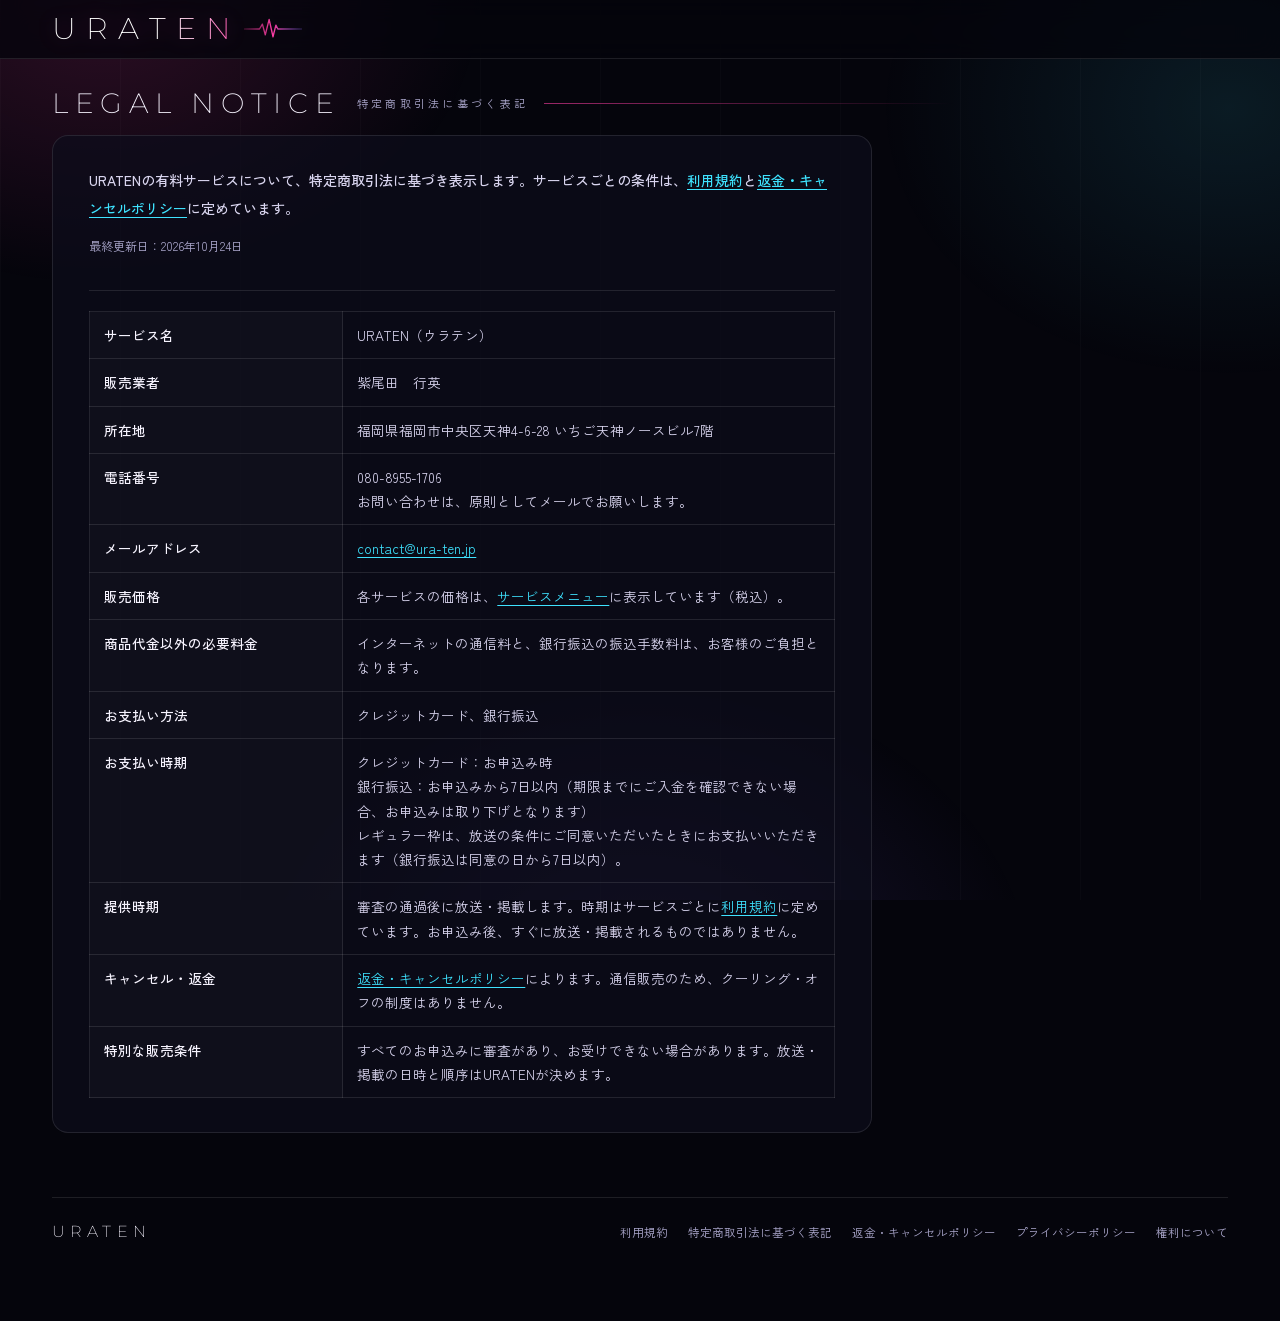
<file: tokushoho.html>
<!DOCTYPE html>
<html lang="ja">
<head>
<meta charset="UTF-8">
<meta name="viewport" content="width=device-width, initial-scale=1.0">
<title>特定商取引法に基づく表記｜URATEN</title>
<meta name="description" content="URATENの有料サービスについて、特定商取引法に基づく表記（販売業者・所在地・連絡先・価格・お支払い・提供時期・キャンセル）をまとめています。">
<link rel="preconnect" href="https://fonts.googleapis.com">
<link rel="preconnect" href="https://fonts.gstatic.com" crossorigin>
<link rel="stylesheet" href="https://fonts.googleapis.com/css2?family=Montserrat:wght@200;300;500;600&family=Zen+Kaku+Gothic+New:wght@400;500;700&display=swap">
<link rel="stylesheet" href="./css/base.css">
</head>
<body>
<header class="hd">
  <div class="hd-in">
    <a class="logo" href="./index.html" aria-label="URATEN トップ">
      <span class="logo-row">
        <span class="logo-word">URATEN</span>
        <svg class="logo-pulse" viewBox="0 0 60 22" fill="none" aria-hidden="true">
          <defs><linearGradient id="pg" x1="0" x2="1"><stop offset="0" stop-color="#ff3ea5" stop-opacity=".2"/><stop offset=".5" stop-color="#ff3ea5"/><stop offset="1" stop-color="#8b6cff" stop-opacity=".2"/></linearGradient></defs>
          <path d="M0 11h16l3-5 3 11 4-16 4 18 3-12 2 4h25" stroke="url(#pg)" stroke-width="1.4" stroke-linejoin="round"/>
        </svg>
      </span>
    </a>
  </div>
</header>

<main class="wrap">
  <section class="sec doc-page">
    <div class="sec-head">
      <h1 class="sec-title">LEGAL NOTICE</h1>
      <span class="sec-ja">特定商取引法に基づく表記</span>
      <span class="sec-line"></span>
    </div>

    <article class="doc">

      <p class="doc-lead">URATENの有料サービスについて、特定商取引法に基づき表示します。サービスごとの条件は、<a href="./terms.html">利用規約</a>と<a href="./refund.html">返金・キャンセルポリシー</a>に定めています。</p>
      <p class="doc-updated">最終更新日：2026年10月24日</p>

      <hr>

      <div class="table-scroll">
        <table class="table-stack">
          <tbody>
            <tr><th scope="row">サービス名</th><td>URATEN（ウラテン）</td></tr>
            <tr><th scope="row">販売業者</th><td>紫尾田　行英</td></tr>
            <tr><th scope="row">所在地</th><td>福岡県福岡市中央区天神4-6-28 いちご天神ノースビル7階</td></tr>
            <tr><th scope="row">電話番号</th><td>080-8955-1706<br>お問い合わせは、原則としてメールでお願いします。</td></tr>
            <tr><th scope="row">メールアドレス</th><td><a href="mailto:contact@ura-ten.jp">contact@ura-ten.jp</a></td></tr>
            <tr><th scope="row">販売価格</th><td>各サービスの価格は、<a href="./menu.html">サービスメニュー</a>に表示しています（税込）。</td></tr>
            <tr><th scope="row">商品代金以外の必要料金</th><td>インターネットの通信料と、銀行振込の振込手数料は、お客様のご負担となります。</td></tr>
            <tr><th scope="row">お支払い方法</th><td>クレジットカード、銀行振込</td></tr>
            <tr><th scope="row">お支払い時期</th><td>クレジットカード：お申込み時<br>銀行振込：お申込みから7日以内（期限までにご入金を確認できない場合、お申込みは取り下げとなります）<br>レギュラー枠は、放送の条件にご同意いただいたときにお支払いいただきます（銀行振込は同意の日から7日以内）。</td></tr>
            <tr><th scope="row">提供時期</th><td>審査の通過後に放送・掲載します。時期はサービスごとに<a href="./terms.html">利用規約</a>に定めています。お申込み後、すぐに放送・掲載されるものではありません。</td></tr>
            <tr><th scope="row">キャンセル・返金</th><td><a href="./refund.html">返金・キャンセルポリシー</a>によります。通信販売のため、クーリング・オフの制度はありません。</td></tr>
            <tr><th scope="row">特別な販売条件</th><td>すべてのお申込みに審査があり、お受けできない場合があります。放送・掲載の日時と順序はURATENが決めます。</td></tr>
          </tbody>
        </table>
      </div>

    </article>
  </section>

  <footer class="ft">
    <div class="ft-logo">URATEN</div>
    <div class="ft-links">
      <a href="./terms.html">利用規約</a>
      <a href="./tokushoho.html" aria-current="page">特定商取引法に基づく表記</a>
      <a href="./refund.html">返金・キャンセルポリシー</a>
      <a href="./privacy.html">プライバシーポリシー</a>
      <a href="./rights.html">権利について</a>
    </div>
  </footer>
</main>
</body>
</html>
</file>
<file: css/base.css>
/* =========================================================
   URATEN 全ページ共通スタイル
   （index.html / calendar.html / schedule.html / menu.html / bgm.html / bgm-dl.html / rights.html / privacy.html）

   色の変数・リセット・背景・ヘッダー・セクション見出し・ボタン・フッター・下部タブ・文書（.doc）。
   ページ系統ごとの CSS（style.css / menu.css / bgm.css）はこのあとに読み込む。
   変更したら、読み込んでいる8ページすべてを確認する。
========================================================= */
:root{
  --bg:#05050c; --bg2:#0a0a17; --panel:#0e0e1c; --panel2:#141427;
  --line:rgba(255,255,255,.10); --line2:rgba(255,255,255,.18);
  --ink:#f7f4ff; --dim:#aaa6cb; --mute:#6e6a92;
  --pink:#ff3ea5; --violet:#8b6cff; --cyan:#3fe3ff;
  --accent:var(--pink);
  --gut:32px; --maxw:1240px;
  --display:"Montserrat","Zen Kaku Gothic New",sans-serif;
  --jp:"Zen Kaku Gothic New","Noto Sans JP","Hiragino Kaku Gothic ProN","Yu Gothic",-apple-system,sans-serif;
}
*{box-sizing:border-box;margin:0;padding:0}
/* display を指定している部品にも hidden 属性を効かせる（無い項目は欄ごと出さない） */
[hidden]{display:none !important}
html{scroll-behavior:smooth}
body{background:var(--bg);color:var(--ink);font-family:var(--jp);-webkit-font-smoothing:antialiased;overflow-x:hidden;min-height:100vh}
/* 背景の光は静止画。常に動く演出は置かない（軽さ優先） */
body::before{content:"";position:fixed;inset:0;z-index:0;pointer-events:none;
  background:
    radial-gradient(48vw 36vw at 8% 0%,rgba(255,62,165,.16),transparent 62%),
    radial-gradient(44vw 34vw at 96% 12%,rgba(63,227,255,.10),transparent 62%),
    radial-gradient(50vw 40vw at 50% 110%,rgba(139,108,255,.16),transparent 62%),
    repeating-linear-gradient(90deg,rgba(255,255,255,.018) 0 1px,transparent 1px 120px)}
a{color:inherit;text-decoration:none}
button{font:inherit;color:inherit}
:focus-visible{outline:2px solid var(--cyan);outline-offset:3px}

/* ---------- ヘッダ ---------- */
.hd{position:sticky;top:0;z-index:50;background:rgba(5,5,12,.78);backdrop-filter:blur(12px);-webkit-backdrop-filter:blur(12px);border-bottom:1px solid var(--line)}
.hd-in{max-width:var(--maxw);margin:0 auto;padding:14px var(--gut);display:flex;align-items:center;gap:28px}
.logo{display:flex;flex:none}
.logo-row{display:flex;align-items:center;gap:6px}
.logo-word{font-family:var(--display);font-weight:200;font-size:30px;line-height:1;letter-spacing:.34em;margin-right:-.34em;
  background:linear-gradient(90deg,#fff 0%,#fff 55%,#ffb4dc 80%,var(--pink) 100%);-webkit-background-clip:text;background-clip:text;color:transparent;
  filter:drop-shadow(0 0 10px rgba(255,62,165,.35))}
.logo-pulse{width:58px;height:22px;flex:none;margin-left:8px}
.gnav{display:flex;gap:6px;margin:0 auto}
.gnav a{display:flex;flex-direction:column;align-items:center;gap:3px;padding:6px 16px;position:relative;color:var(--dim);transition:color .2s;cursor:pointer}
.gnav a b{font-size:14px;font-weight:500;letter-spacing:.08em}
.gnav a small{font-family:var(--display);font-size:8.5px;font-weight:500;letter-spacing:.22em}
.gnav a:hover,.gnav a.is-active{color:var(--ink)}
.gnav a.is-active::after{content:"";position:absolute;bottom:-4px;left:50%;width:4px;height:4px;border-radius:50%;background:var(--pink);box-shadow:0 0 8px var(--pink);transform:translateX(-50%)}
.hd-side{display:flex;align-items:center;gap:10px;flex:none}
.join{display:inline-flex;align-items:center;gap:8px;padding:9px 18px;border-radius:99px;font-size:13px;font-weight:700;letter-spacing:.06em;
  border:1px solid rgba(255,62,165,.7);color:#fff;background:rgba(255,62,165,.10);box-shadow:0 0 18px rgba(255,62,165,.22),inset 0 0 12px rgba(255,62,165,.12);transition:.2s}
.join:hover{background:rgba(255,62,165,.22)}
.join svg{width:18px;height:18px;flex:none}
.join--dc{border-color:rgba(88,101,242,.85);background:rgba(88,101,242,.14);box-shadow:0 0 18px rgba(88,101,242,.3),inset 0 0 12px rgba(88,101,242,.14)}
.join--dc:hover{background:rgba(88,101,242,.28)}
.menu-btn{display:none;flex-direction:column;align-items:center;gap:5px;background:none;border:none;cursor:pointer;padding:4px}
.menu-btn i{display:block;width:28px;height:2px;background:#fff;border-radius:2px}
.menu-btn small{font-family:var(--display);font-size:9px;letter-spacing:.2em;margin-top:2px}
/* 三本線で開くメニュー（index.html は js/app.js、menu.html は js/menu.js の toggleMenu / closeMenu） */
.drawer{display:none;border-top:1px solid var(--line);padding:8px var(--gut) 16px}
.drawer.open{display:block}
.drawer a{display:flex;justify-content:space-between;padding:13px 2px;border-bottom:1px solid var(--line);font-size:14px;color:var(--dim);cursor:pointer}
.drawer a small{font-family:var(--display);font-size:10px;letter-spacing:.2em;color:var(--mute)}

/* ---------- 共通の枠 ---------- */
.wrap{position:relative;z-index:1;max-width:var(--maxw);margin:0 auto;padding:0 var(--gut) 80px}

/* ---------- セクション見出し ---------- */
.sec{margin-top:56px;scroll-margin-top:96px}
.sec-head{display:flex;align-items:center;gap:16px;margin-bottom:18px}
.sec-title{font-family:var(--display);font-weight:200;font-size:28px;letter-spacing:.24em;line-height:1}
.sec-ja{font-size:11px;letter-spacing:.3em;color:var(--dim);white-space:nowrap}
.sec-line{flex:1;height:1px;background:linear-gradient(90deg,var(--pink),transparent 60%);opacity:.6}
.sec-more{font-family:var(--display);font-size:11px;font-weight:500;letter-spacing:.18em;color:var(--dim);white-space:nowrap}
.sec-more:hover{color:#fff}
.page-intro{font-size:13px;color:var(--dim);line-height:1.9;max-width:720px;margin-bottom:18px}

/* ---------- ボタン ---------- */
.btn{display:inline-flex;align-items:center;gap:8px;padding:11px 20px;border-radius:99px;font-size:13px;font-weight:700;letter-spacing:.06em;cursor:pointer}
.btn-push{border:1.5px solid var(--pink);background:rgba(255,62,165,.12);color:#fff}
.btn-push:hover{background:rgba(255,62,165,.24)}
.btn-x{border:1.5px solid var(--line2);color:var(--dim)}
.btn-x:hover{border-color:var(--cyan);color:var(--cyan)}

/* ---------- フッタ ---------- */
.ft{margin-top:64px;padding-top:24px;border-top:1px solid var(--line);display:flex;justify-content:space-between;align-items:center;gap:16px;flex-wrap:wrap}
.ft-logo{font-family:var(--display);font-weight:200;letter-spacing:.34em;font-size:16px}
.ft-links{display:flex;gap:6px 20px;flex-wrap:wrap;font-size:11.5px;color:var(--dim)}
.ft-links a:hover{color:var(--cyan)}

/* ---------- スマホ下部タブ（index.html・menu.html） ---------- */
.tabbar{display:none}

/* ---------- 文書（rights.html・privacy.html。法務ページも新デザインに移すときはこれを使う） ---------- */
.doc-page{margin-top:30px}
.doc{max-width:820px;padding:30px 36px 34px;border-radius:16px;border:1px solid var(--line);background:rgba(14,14,28,.7)}
.doc-lead{font-size:15px;line-height:2.1;font-weight:500}
.doc .doc-updated{font-size:12px;color:var(--dim)}
.doc h2{display:flex;align-items:center;gap:12px;margin:36px 0 12px;font-size:18px;font-weight:700;letter-spacing:.06em;line-height:1.5}
.doc h2::before{content:"";flex:none;width:4px;height:1.1em;border-radius:2px;background:linear-gradient(180deg,var(--pink),var(--violet))}
.doc h2:first-child{margin-top:0}
.doc h3{margin:26px 0 8px;font-size:15px;font-weight:700;letter-spacing:.04em;line-height:1.6;color:#c9bcff}
.doc p{font-size:14px;line-height:2;color:#d9d5ef}
.doc p + p,.doc ol + p,.doc ul + p,.doc .table-scroll + p{margin-top:12px}
.doc li{font-size:14px;line-height:1.9;color:#d9d5ef}
.doc ul{list-style:none;display:flex;flex-direction:column;gap:6px;margin-top:12px}
.doc ul > li{position:relative;padding-left:18px}
.doc ul > li::before{content:"";position:absolute;left:3px;top:.8em;width:6px;height:6px;border-radius:50%;border:1px solid var(--violet)}
/* 番号付きの条項。入れ子は（1）（2）… */
.doc ol{display:flex;flex-direction:column;gap:6px;margin-top:12px;padding-left:1.6em}
.doc ol > li::marker{color:var(--dim)}
.doc ol ol{list-style:none;counter-reset:sub;padding-left:0;margin-top:8px}
.doc ol ol > li{position:relative;padding-left:2.6em;counter-increment:sub}
.doc ol ol > li::before{content:"（" counter(sub) "）";position:absolute;left:0;color:var(--dim)}
.doc .table-scroll{margin-top:14px;overflow-x:auto;-webkit-overflow-scrolling:touch}
.doc table{width:100%;border-collapse:collapse;font-size:13.5px;line-height:1.8}
.doc th,.doc td{padding:11px 14px;border:1px solid var(--line);text-align:left;vertical-align:top}
.doc thead th{background:rgba(139,108,255,.10);font-weight:700;letter-spacing:.06em}
.doc tbody th{width:34%;font-weight:500;background:rgba(255,255,255,.02)}
.doc td{color:#d9d5ef}
.doc a{color:var(--cyan);text-decoration:underline;text-underline-offset:3px}
.doc a:hover{color:#fff}
.doc hr{margin:32px 0 20px;border:0;border-top:1px solid var(--line)}
.doc .doc-note{font-size:12.5px;color:var(--dim)}
.doc h2[id]{scroll-margin-top:96px}
/* 目次（規約など長い文書の冒頭） */
.doc .toc{margin-top:20px;padding:16px 20px;border:1px solid var(--line);border-radius:12px;background:rgba(255,255,255,.02)}
.doc .toc-title{font-size:12px;font-weight:700;letter-spacing:.14em;color:var(--dim)}
.doc .toc ol{margin-top:8px;gap:2px}
.doc .toc li{font-size:13.5px}
.doc .toc a{color:#d9d5ef;text-decoration:none}
.doc .toc a:hover{color:var(--cyan);text-decoration:underline}

/* =========================================================
   タブレット・スマホ
========================================================= */
@media (max-width:1240px){
  .hd-in{gap:16px}
  .logo-word{font-size:24px}
  .logo-pulse{width:44px}
  .gnav{gap:0}
  .gnav a{padding:6px 10px}
  .join{padding:8px 14px;font-size:12px}
}
@media (max-width:1040px){
  .gnav,.hd-side{display:none}
  .menu-btn{display:flex;margin-left:auto}
}
@media (max-width:860px){
  :root{--gut:16px}
  .hd-in{padding:12px var(--gut);gap:12px}
  .logo-word{font-size:26px}
  .logo-pulse{width:40px}

  .sec{margin-top:40px}
  .sec-title{font-size:22px;letter-spacing:.18em}
  .ft{flex-direction:column;align-items:flex-start}
  .doc-page{margin-top:22px}
  .doc{padding:22px 18px 24px}
  .doc-lead{font-size:14px}
  .doc h2{margin-top:30px;font-size:16.5px}
  .doc p,.doc li{font-size:13.5px}
  .doc h3{margin-top:22px;font-size:14.5px}
  .doc ol{padding-left:1.4em}
  .doc table{font-size:12.5px}
  .doc th,.doc td{padding:9px 10px}
  /* 見出し列が長い表は、スマホでは1行ずつ「見出し→内容」の順に積む */
  .doc table.table-stack thead{display:none}
  .doc table.table-stack tr,.doc table.table-stack th,.doc table.table-stack td{display:block;width:auto}
  .doc table.table-stack td{border-top:0}
  .doc table.table-stack tr + tr th{border-top:0}

  body.has-tabbar{padding-bottom:calc(68px + env(safe-area-inset-bottom))}
  .tabbar{display:flex;position:fixed;left:0;right:0;bottom:0;z-index:70;padding:6px 6px calc(6px + env(safe-area-inset-bottom));
    background:rgba(6,6,14,.92);backdrop-filter:blur(12px);-webkit-backdrop-filter:blur(12px);border-top:1px solid var(--line)}
  .tabbar a{flex:1;display:flex;flex-direction:column;align-items:center;gap:4px;padding:6px 0;font-size:10px;letter-spacing:.06em;color:var(--mute);cursor:pointer}
  .tabbar a svg{width:22px;height:22px;stroke:currentColor;fill:none;stroke-width:1.6}
  .tabbar a.is-active{color:var(--pink)}
  .tabbar a.is-active svg{filter:drop-shadow(0 0 6px rgba(255,62,165,.7))}
}
@media (prefers-reduced-motion:reduce){
  *,*::before,*::after{animation-duration:.001ms !important;animation-iteration-count:1 !important;transition-duration:.001ms !important}
}
</file>
<file: css/style.css>
/* =========================================================
   URATEN トップページ系スタイル（index.html / calendar.html / schedule.html）
   css/base.css（色の変数・ヘッダー・見出し・ボタン・フッター・下部タブ）のあとに読み込む。

   2027 リニューアルのデザイン。
   見た目の土台は uraten-site/mockups/renewal-2027/index.html（モック）。
   JS（app.js / onair.js / calendar.js）が組み立てる部品の class 名は、
   それぞれの節のコメントに書いてある。
========================================================= */

/* 共鳴ビジュアル：presence 3 以上（人が集まっている）のとき、Discord の参加ボタンの縁が光る。
   js/app.js（initResonance）が body に .fx-crowd を付ける。光は疑似要素に描いておき、動かすのは透明度だけ。
   色は Discord のブランドカラー（Blurple #5865F2）に合わせる */
.join--dc,.drawer-dc{position:relative}
.join--dc::after,.drawer-dc::after{content:"";position:absolute;inset:-3px;border-radius:99px;pointer-events:none;opacity:0;
  border:1.5px solid #5865f2;box-shadow:0 0 14px rgba(88,101,242,.95),0 0 32px rgba(88,101,242,.6),inset 0 0 10px rgba(88,101,242,.45)}
.drawer-dc::after{inset:4px -8px;border-radius:12px}
.fx-crowd .join--dc::after,.fx-crowd .drawer-dc::after{animation:dcGlow 2.6s ease-in-out infinite}
@keyframes dcGlow{0%,100%{opacity:.4}50%{opacity:1}}
/* presence 4（最大）：外側にもう1層、大きくにじむ光を足し、明滅も速く強くする（body.fx-crowd-max） */
.join--dc::before,.drawer-dc::before{content:"";position:absolute;inset:-6px;border-radius:99px;pointer-events:none;opacity:0;
  box-shadow:0 0 26px 6px rgba(88,101,242,.85),0 0 64px 14px rgba(88,101,242,.5)}
.drawer-dc::before{inset:2px -10px;border-radius:14px}
.fx-crowd-max .join--dc::after,.fx-crowd-max .drawer-dc::after{animation:dcGlowMax 1.8s ease-in-out infinite}
.fx-crowd-max .join--dc::before,.fx-crowd-max .drawer-dc::before{animation:dcHalo 1.8s ease-in-out infinite}
@keyframes dcGlowMax{0%,100%{opacity:.75}50%{opacity:1}}
@keyframes dcHalo{0%,100%{opacity:.35}50%{opacity:1}}

/* ---------- ページ切替（トップ ⇔ イラスト一覧） ---------- */
.page{display:none}
.page.active{display:block}

/* =========================================================
   プレーヤー
   js/app.js（initRadio）が中身を入れる：
     #npOnair（.is-offline）/ #npOnairLabel / #npTime / #npTitle / #npArtist /
     #npLink / #npArt / #npVinyl / #playBtn（.playing / .loading）/
     #player（.is-playing）/ #playLabel
   「このあと」の行（.up）は js/onair.js が #upNext に入れる
========================================================= */
.player{margin-top:22px;position:relative;overflow:hidden;border-radius:18px;padding:16px 26px 24px;scroll-margin-top:96px;
  border:1px solid transparent;
  background:
    radial-gradient(440px 240px at 6% 70%,rgba(255,62,165,.22),transparent 70%) padding-box,
    radial-gradient(420px 220px at 70% -10%,rgba(139,108,255,.16),transparent 70%) padding-box,
    linear-gradient(120deg,rgba(24,20,46,.96),rgba(10,10,24,.96)) padding-box,
    linear-gradient(110deg,rgba(255,62,165,.8),rgba(139,108,255,.5) 40%,rgba(63,227,255,.38)) border-box;
  box-shadow:0 0 44px rgba(255,62,165,.16)}

.pl-head{position:relative;display:flex;align-items:center;gap:18px;padding-bottom:14px;margin-bottom:20px;border-bottom:1px solid var(--line)}
.pl-onair{flex:none;display:inline-flex;align-items:center;gap:10px;padding:6px 15px 6px 12px;border-radius:99px;
  border:1px solid rgba(255,62,165,.7);background:rgba(255,62,165,.14);box-shadow:0 0 18px rgba(255,62,165,.32);
  font-family:var(--display);font-weight:600;font-size:13px;letter-spacing:.18em;color:#fff}
.pl-onair i{width:9px;height:9px;border-radius:50%;background:var(--pink);box-shadow:0 0 10px var(--pink);animation:blink 1.4s infinite}
@keyframes blink{50%{opacity:.25}}
/* 放送が止まっている／情報が取れないとき（OFF AIR） */
.pl-onair.is-offline{border-color:var(--line2);background:rgba(255,255,255,.05);box-shadow:none;color:var(--dim)}
.pl-onair.is-offline i{background:var(--dim);box-shadow:none;animation:none}
.pl-station{font-family:var(--display);font-weight:300;font-size:15px;letter-spacing:.32em;white-space:nowrap}
.pl-links{margin-left:auto;display:flex;gap:22px;font-size:12.5px;font-weight:500;color:#fff;white-space:nowrap}
.pl-links a{cursor:pointer}
.pl-links a:hover{color:var(--cyan)}

.pl-main{position:relative;display:grid;gap:6px 30px;align-items:center;
  grid-template-columns:128px minmax(0,1fr) auto minmax(220px,300px);
  grid-template-areas:"art info play next"}
/* ジャケット：番組・曲に画像があれば #npArt を全面に出し、無ければレコード盤（#npVinyl） */
.pl-art{grid-area:art;position:relative;width:128px;height:128px;border-radius:18px;display:grid;place-items:center;overflow:hidden;
  background:linear-gradient(135deg,#3a1140,#14183a);border:1px solid rgba(255,62,165,.45);box-shadow:0 0 26px rgba(255,62,165,.28)}
.pl-art-img{position:absolute;inset:0;width:100%;height:100%;object-fit:cover;display:block}
.pl-disc{width:92px;height:92px;border-radius:50%;display:grid;place-items:center;
  background:radial-gradient(circle,#1a1a22 0 26%,#0c0c12 26% 28%,#1a1a22 28% 40%,#0c0c12 40% 42%,#1a1a22 42% 54%,#0c0c12 54% 56%,#1a1a22 56%);
  box-shadow:0 0 0 1px rgba(255,255,255,.08),0 6px 18px rgba(0,0,0,.5)}
.pl-disc::after{content:"";width:22px;height:22px;border-radius:50%;background:linear-gradient(135deg,var(--pink),var(--violet));box-shadow:0 0 10px rgba(255,62,165,.6)}
.player.is-playing .pl-disc{animation:spin 6s linear infinite}
@keyframes spin{to{transform:rotate(360deg)}}

/* 放送時間・番組名・出演者・詳細を見る の4行。内容の有無で位置が動かないよう、
   どれも1行に固定して高さを確保する。はみ出す行は js/app.js が幅を測って横に流す */
.pl-info{grid-area:info;min-width:0}
/* 4行：時間・番組タイトル・3行目（歌番組は「楽曲名 / アーティスト名」、番組は出演者名、BGM はアーティスト）・
   詳細を見る（紹介URL があるときだけ）。3行目とボタンの行は空でも場所を残す（高さを変えないため） */
.pl-time,.pl-title,.pl-cast{white-space:nowrap;overflow:hidden}
.pl-time{font-family:var(--display);font-size:17px;font-weight:500;letter-spacing:.08em;color:var(--cyan);min-height:1.45em}
.pl-title{margin-top:6px;font-size:clamp(20px,2vw,26px);font-weight:700;letter-spacing:.03em;min-height:1.4em}
/* 3行目（出演者名・楽曲名 / アーティスト名）は読ませたい情報なので、補足の灰色より明るく・少し大きく */
.pl-cast{margin-top:5px;font-size:17px;font-weight:500;color:rgba(247,244,255,.88);min-height:1.55em}
.pl-detail-row{margin-top:12px;min-height:33px}
.pl-detail{display:inline-flex;align-items:center;gap:6px;padding:6px 15px;border-radius:99px;font-size:12.5px;font-weight:500;letter-spacing:.04em;cursor:pointer;
  color:#fff;border:1px solid rgba(255,255,255,.4);background:rgba(255,255,255,.05);transition:.2s}
.pl-detail:hover{border-color:var(--cyan);color:var(--cyan)}
/* 横スクロール（はみ出す行だけ）。@keyframes と animation は js/app.js が書き出す */
.mq-in{display:inline-block;white-space:nowrap}

/* 列の幅はボタンの幅に固定する。下の文字（LISTEN ⇔ 波形＋PLAYING）の幅が変わってもボタンが動かないように */
.pl-playbox{grid-area:play;width:86px;display:flex;flex-direction:column;align-items:center;gap:12px}
.pl-play{position:relative;width:86px;height:86px;border-radius:50%;border:none;cursor:pointer;display:grid;place-items:center;
  background:linear-gradient(135deg,var(--pink),var(--violet));box-shadow:0 0 32px rgba(255,62,165,.55),inset 0 0 0 1px rgba(255,255,255,.3);transition:filter .2s,opacity .2s}
.pl-play:hover{filter:brightness(1.1)}
.pl-play.loading{opacity:.7;cursor:progress}
/* 停止中は輪が広がって「押せる」ことを示す */
.pl-play::before{content:"";position:absolute;inset:-7px;border-radius:50%;border:1.5px solid rgba(255,62,165,.7);animation:ring 2.4s ease-out infinite}
@keyframes ring{0%{transform:scale(.94);opacity:.9}100%{transform:scale(1.28);opacity:0}}
.player.is-playing .pl-play::before{animation:none;opacity:0}
.pl-play svg{position:relative;width:30px;height:30px;fill:#fff}
.pl-play .ic-play{margin-left:4px}
.pl-play .ic-pause{display:none}
.player.is-playing .pl-play .ic-play{display:none}
.player.is-playing .pl-play .ic-pause{display:block}
.pl-play-label{display:flex;align-items:center;justify-content:center;gap:8px;height:14px;white-space:nowrap;
  font-family:var(--display);font-size:10.5px;font-weight:600;letter-spacing:.26em;color:var(--dim)}
.player.is-playing .pl-play-label{color:var(--pink)}
.pl-live{display:none;align-items:flex-end;gap:2px;height:13px}
.pl-live i{width:3px;height:100%;border-radius:1px;background:var(--pink);box-shadow:0 0 6px rgba(255,62,165,.7);transform-origin:bottom;animation:live 1s ease-in-out infinite}
.pl-live i:nth-child(2){animation-duration:.8s;animation-delay:-.3s}
.pl-live i:nth-child(3){animation-duration:1.15s;animation-delay:-.6s}
.pl-live i:nth-child(4){animation-duration:.9s;animation-delay:-.15s}
.player.is-playing .pl-live{display:flex}
@keyframes live{0%,100%{transform:scaleY(.25)}50%{transform:scaleY(1)}}

/* NEXT（このあと）。行は js/onair.js の .up / .up-time / .up-thumb / .up-name / .up-label */
.pl-next{grid-area:next;align-self:stretch;display:flex;flex-direction:column;justify-content:flex-start;gap:10px;padding-left:28px;border-left:1px solid var(--line);min-width:0}
.pl-next-h{flex:none;font-family:var(--display);font-size:12.5px;font-weight:600;letter-spacing:.26em;color:var(--violet)}
.pl-up{display:flex;flex-direction:column;gap:10px;min-width:0}
.up{display:flex;gap:12px;align-items:baseline;font-size:13px;min-width:0;min-height:1.5em}
.up-time{flex:none;font-family:var(--display);font-weight:500;color:var(--cyan);font-variant-numeric:tabular-nums}
.up-name{min-width:0;white-space:nowrap;overflow:hidden;text-overflow:ellipsis}
.up-thumb,.up-label{display:none}
.pl-next-more{display:none;font-size:12px;color:var(--dim);white-space:nowrap}
.pl-next-more:hover{color:var(--cyan)}

/* ---------- 共鳴ビジュアル（試作） ----------
   js/app.js（initResonance）が画面全体の canvas（#fxCanvas）に光を描く。
   - body.fx-ready … 演出が使える状態。これだけでは見た目を変えない（LEVEL 0＝公開中と同じ見た目）
   - body.fx-on    … 景色が見えている間（LEVEL 1 以上、または LEVEL 0 へ戻る途中）
   fx-on の間はパネルの地を透かして景色が見えるようにする。透け具合は --fxa（0＝元の見た目、1＝演出中）で、
   LEVEL の移り変わりと同じ約6秒かけて変わる。式は --fxa が 0 のとき元の CSS と同じ値になるように書く。
   動き続ける canvas の上で backdrop-filter を使うと毎フレームぼかし直しになり重いので、
   fx-on の間だけ外して、不透明度の高い地色に置き換える。 */
@property --fxa{syntax:'<number>';inherits:false;initial-value:0}
.fx-canvas{position:fixed;inset:0;width:100%;height:100%;z-index:0;pointer-events:none}
/* Presence の光の玉だけは、パネルに隠れないよう中身より手前（ヘッダー・タブバー・モーダルより奥）に描く */
.fx-front{z-index:45}
.fx-ready .player,.fx-ready .vcard,.fx-ready .cal-row,.fx-ready .gl-btn{--fxa:0}
.fx-on .player,.fx-on .vcard,.fx-on .cal-row,.fx-on .gl-btn{--fxa:1}
/* プレーヤーは LEVEL が上がるほど透かす（body[data-fx-lv]。js/app.js の syncLook）。地の濃さは
   LEVEL 1〜4 で .62 / .50 / .38 / .26。LEVEL 0 へ戻る途中は元の濃さへ戻していく。
   地が薄くなるぶん、文字に影を敷いて読みやすさを保つ（影も --fxa に合わせて濃くなる） */
.fx-on .player{--fxa:.49}
.fx-on[data-fx-lv="0"] .player{--fxa:0}
.fx-on[data-fx-lv="2"] .player{--fxa:.66}
.fx-on[data-fx-lv="3"] .player{--fxa:.83}
.fx-on[data-fx-lv="4"] .player{--fxa:1}
.fx-ready .player{transition:--fxa 6s ease;
  background:
    radial-gradient(440px 240px at 6% 70%,rgba(255,62,165,calc(.22 - .1 * var(--fxa,0))),transparent 70%) padding-box,
    radial-gradient(420px 220px at 70% -10%,rgba(139,108,255,calc(.16 - .08 * var(--fxa,0))),transparent 70%) padding-box,
    linear-gradient(120deg,rgba(24,20,46,calc(.96 - .7 * var(--fxa,0))),rgba(10,10,24,calc(.96 - .7 * var(--fxa,0)))) padding-box,
    linear-gradient(110deg,rgba(255,62,165,.8),rgba(139,108,255,.5) 40%,rgba(63,227,255,.38)) border-box;
  text-shadow:0 1px 3px rgba(0,0,0,calc(.9 * var(--fxa,0))),0 0 14px rgba(0,0,0,calc(.7 * var(--fxa,0)))}
/* 補足の文字（このあとの「もっと見る」）は地が薄いと沈むので、少し明るくする */
.fx-on[data-fx-lv="3"] .player .pl-next-more,.fx-on[data-fx-lv="4"] .player .pl-next-more{color:#cfcbe8}
.fx-ready .vcard{transition:box-shadow .25s,--fxa 6s ease;
  background:linear-gradient(rgba(14,14,28,calc(1 - .58 * var(--fxa,0))),rgba(14,14,28,calc(1 - .58 * var(--fxa,0)))) padding-box,
             linear-gradient(140deg,var(--accent),rgba(139,108,255,.55) 45%,rgba(63,227,255,.35)) border-box}
.fx-ready .cal-row{transition:all .2s,--fxa 6s ease;background:rgba(14,14,28,calc(.7 - .25 * var(--fxa,0)))}
.fx-ready a.cal-row:hover{background:rgba(20,20,40,.8)}
.fx-ready .gl-btn{transition:all .2s,--fxa 6s ease;
  background:linear-gradient(90deg,color-mix(in srgb,var(--accent) 16%,transparent),transparent 75%),rgba(14,14,28,calc(.75 - .3 * var(--fxa,0)))}
.fx-ready .hd,.fx-ready .modal{transition:background-color 6s ease}
.fx-on .hd{background-color:rgba(5,5,12,.9);backdrop-filter:none;-webkit-backdrop-filter:none}
.fx-on .modal{background-color:rgba(3,3,8,.9);backdrop-filter:none;-webkit-backdrop-filter:none}
/* 確認用パネル（?resonance=panel のときだけ js/app.js が出す） */
.aura-panel{position:fixed;right:16px;bottom:16px;z-index:90;width:min(340px,calc(100vw - 32px));
  border:1px solid var(--line2);border-radius:12px;background:rgba(8,8,18,.94);font-size:11.5px;color:var(--dim)}
.aura-panel-h{display:block;width:100%;padding:8px 12px;border:0;background:none;text-align:left;cursor:pointer;
  font-family:var(--display);font-weight:600;letter-spacing:.2em;color:var(--ink)}
.aura-panel.is-closed .aura-panel-body{display:none}
.aura-panel-body{padding:0 12px 10px}
.aura-panel-row{display:flex;flex-wrap:wrap;align-items:center;gap:4px;margin-top:6px}
.aura-panel-k{width:62px;flex:none}
.aura-panel-row button{padding:3px 8px;border:1px solid var(--line2);border-radius:99px;background:none;cursor:pointer;color:var(--dim)}
.aura-panel-row button[aria-pressed="true"]{color:#fff;border-color:var(--pink);background:rgba(255,62,165,.22)}
.aura-panel-now{margin-top:8px;padding-top:6px;border-top:1px solid var(--line);color:var(--cyan)}

/* =========================================================
   SHOWCASE（大・小・小の3枠）
   js/app.js（startShow / makeSlot）が組み立てる：
     .vcard（.vcard--lg / .vcard--sm、data-cat=illust|photo|info）
       .vc-layer（A/B の2組。表示側に .on）> .vc-blur + .vc-img
       .vc-head > .vc-cat / .vc-ja / .vc-count
       .vc-foot > .vc-text（.vc-eyebrow / .vc-name / .vc-bio）/ .vc-btn / .vc-go
       .vc-prog > i（12秒の進み具合）/ .vc-dots > i
     データが無い枠は .vc-wanted（掲載募集の案内）
========================================================= */
.visual{display:grid;grid-template-columns:1.62fr 1fr;grid-template-rows:1fr 1fr;gap:16px;height:clamp(460px,42vw,580px)}
.show-status{grid-column:1 / -1;grid-row:1 / -1;align-self:center;text-align:center;font-size:13px;color:var(--dim)}
.vcard{--accent:var(--pink);position:relative;overflow:hidden;border-radius:16px;isolation:isolate;
  border:1px solid transparent;
  background:linear-gradient(var(--panel),var(--panel)) padding-box,
             linear-gradient(140deg,var(--accent),rgba(139,108,255,.55) 45%,rgba(63,227,255,.35)) border-box;
  box-shadow:0 0 0 1px rgba(0,0,0,.4),0 0 26px color-mix(in srgb,var(--accent) 22%,transparent);
  transition:box-shadow .25s}
.vcard[role="button"]{cursor:pointer}
.vcard[role="button"]:hover,.vcard[role="button"]:focus-visible{outline:none;box-shadow:0 0 0 1px rgba(0,0,0,.4),0 0 40px color-mix(in srgb,var(--accent) 40%,transparent)}
.vcard--lg{grid-row:1 / 3}
.vcard[data-cat="photo"]{--accent:var(--violet)}
.vcard[data-cat="info"]{--accent:var(--cyan)}

/* 画像：ぼかした同じ画像を背景に敷き、本体は contain（トリミングしない） */
.vc-layer{position:absolute;inset:0;opacity:0;transition:opacity 1.1s ease;z-index:0}
.vc-layer.on{opacity:1}
.vc-blur{position:absolute;inset:-8%;width:116%;height:116%;object-fit:cover;filter:blur(26px) saturate(1.25) brightness(.55);transform:scale(1.04)}
.vc-img{position:absolute;inset:0;width:100%;height:100%;object-fit:contain;transform:scale(1.015);transition:transform 7s ease-out}
.vc-layer.on .vc-img{transform:scale(1)}
.vcard::before{content:"";position:absolute;inset:0;z-index:1;pointer-events:none;
  background:linear-gradient(180deg,rgba(5,5,12,.88) 0%,rgba(5,5,12,.35) 26%,rgba(5,5,12,0) 44%,rgba(5,5,12,0) 52%,rgba(5,5,12,.9) 100%)}
.vcard--lg::before{background:
  linear-gradient(90deg,rgba(5,5,12,.62) 0%,rgba(5,5,12,0) 46%),
  linear-gradient(180deg,rgba(5,5,12,.7) 0%,rgba(5,5,12,0) 26%,rgba(5,5,12,0) 50%,rgba(5,5,12,.92) 100%)}

.vc-head{position:absolute;left:0;right:0;top:0;z-index:2;display:flex;justify-content:space-between;align-items:flex-start;gap:12px;padding:22px 24px;pointer-events:none}
.vc-head > div:first-child{min-width:0}
.vc-cat{font-family:var(--display);font-weight:200;font-size:26px;letter-spacing:.26em;line-height:1;text-shadow:0 0 18px rgba(0,0,0,.6)}
.vcard--lg .vc-cat{font-size:clamp(30px,3.3vw,44px)}
.vc-ja{display:block;margin-top:8px;font-size:11px;letter-spacing:.32em;color:var(--dim)}
.vc-count{flex:none;font-family:var(--display);font-weight:300;font-size:13px;letter-spacing:.1em;color:var(--dim);padding-top:4px}
.vc-count b{font-weight:500;font-size:17px;color:#fff}

.vc-foot{position:absolute;left:0;right:0;bottom:0;z-index:2;padding:0 24px 22px;display:flex;align-items:flex-end;gap:16px}
.vc-text{flex:1;min-width:0}
.vc-eyebrow{display:flex;align-items:center;gap:10px;font-family:var(--display);font-size:10.5px;font-weight:600;letter-spacing:.24em;color:var(--accent)}
.vc-eyebrow::after{content:"";width:34px;height:1px;background:currentColor;opacity:.7}
.vc-name{margin-top:7px;font-size:22px;font-weight:700;letter-spacing:.04em;white-space:nowrap;overflow:hidden;text-overflow:ellipsis;text-shadow:0 1px 10px rgba(0,0,0,.7)}
.vc-bio{margin-top:8px;max-width:520px;font-size:12.5px;line-height:1.8;color:#cfcbe6;
  display:-webkit-box;-webkit-line-clamp:2;-webkit-box-orient:vertical;overflow:hidden;white-space:pre-line}
.vcard--sm .vc-bio,.vcard--sm .vc-eyebrow{display:none}
.vcard--sm .vc-name{font-size:16px;margin-top:0}
.vc-btn{flex:none;display:inline-flex;align-items:center;gap:8px;padding:10px 20px;border-radius:99px;font-size:13.5px;font-weight:700;letter-spacing:.1em;
  border:1.5px solid var(--accent);background:rgba(5,5,12,.45);color:#fff;
  box-shadow:0 0 16px color-mix(in srgb,var(--accent) 40%,transparent),inset 0 0 12px color-mix(in srgb,var(--accent) 18%,transparent);transition:.2s}
.vc-btn:hover{background:color-mix(in srgb,var(--accent) 25%,rgba(5,5,12,.5))}
.vc-btn svg{width:16px;height:16px;fill:var(--accent)}
.vcard--sm .vc-btn{display:none}
.vc-go{display:none;flex:none;width:34px;height:34px;border-radius:50%;place-items:center;border:1.2px solid rgba(255,255,255,.8);background:rgba(5,5,12,.4)}
.vc-go svg{width:14px;height:14px;stroke:#fff;fill:none;stroke-width:2}
.vcard--sm .vc-go{display:grid}
/* INFO（イベント告知）：「推す」の代わりに → を大枠でも出す。お知らせありはカレンダーと同じバッジ */
.vcard[data-cat="info"] .vc-go{display:grid}
.vc-notice{display:inline-block;margin-top:8px}
.vcard--sm .vc-notice{margin-top:5px;font-size:9.5px;padding:1px 7px}
.vcard--sm .vc-notice-more{display:none}

.vc-prog{position:absolute;left:0;right:0;bottom:0;z-index:3;height:2px;background:rgba(255,255,255,.08)}
.vc-prog i{display:block;height:100%;width:0;background:var(--accent);box-shadow:0 0 8px var(--accent)}
@keyframes vcprog{from{width:0}to{width:100%}}
.vc-dots{position:absolute;z-index:3;bottom:10px;left:50%;transform:translateX(-50%);display:flex;gap:6px}
.vc-dots i{width:5px;height:5px;border-radius:50%;background:rgba(255,255,255,.35);transition:.3s}
.vc-dots i.on{width:18px;border-radius:3px;background:var(--accent);box-shadow:0 0 6px var(--accent)}
.vcard--lg .vc-foot{padding-bottom:30px}
.vcard--sm .vc-dots{display:none}

.vc-text.in{animation:fadeUp .7s ease both}
@keyframes fadeUp{from{opacity:0;transform:translateY(6px)}to{opacity:1;transform:none}}

/* データが無い枠：空の枠やサンプルは出さず、掲載募集の案内だけを出す */
.vc-wanted{position:absolute;inset:0;z-index:2;display:grid;place-content:center;gap:8px;text-align:center;padding:24px;
  background:radial-gradient(circle at 50% 50%,color-mix(in srgb,var(--accent) 16%,transparent),transparent 70%)}
.vc-wanted b{font-size:16px;font-weight:700;letter-spacing:.04em}
.vc-wanted span{font-size:12px;line-height:1.8;color:var(--dim)}
.vc-wanted:hover span{color:var(--accent)}
.vcard--lg .vc-wanted b{font-size:20px}

/* ギャラリーへのボタン（3枠の下に2つ並べる。スマホは縦）。PROFILE のエリアの下にはライブラリーへのボタンを1つ */
.gallery-links{margin-top:16px;display:grid;grid-template-columns:repeat(2,minmax(0,1fr));gap:16px}
.gl-btn{--accent:var(--pink);display:flex;align-items:center;gap:16px;padding:16px 20px 16px 24px;border-radius:14px;cursor:pointer;
  border:1px solid color-mix(in srgb,var(--accent) 55%,transparent);
  background:linear-gradient(90deg,color-mix(in srgb,var(--accent) 16%,transparent),transparent 75%),rgba(14,14,28,.75);transition:.2s}
.gl-btn:hover{border-color:var(--accent);box-shadow:0 0 24px color-mix(in srgb,var(--accent) 30%,transparent)}
.gl-btn[data-cat="photo"]{--accent:var(--violet)}
.gl-btn[data-cat="profile"]{--accent:var(--cyan)}
.gallery-links--one{grid-template-columns:minmax(0,1fr)}
.gl-text{flex:1;min-width:0}
.gl-text small{display:block;font-family:var(--display);font-size:10.5px;font-weight:600;letter-spacing:.24em;color:var(--accent)}
.gl-text b{display:block;margin-top:4px;font-size:15px;font-weight:700;letter-spacing:.06em}
.gl-arrow{flex:none;width:38px;height:38px;border-radius:50%;display:grid;place-items:center;border:1px solid var(--accent);color:#fff;transition:.2s}
.gl-btn:hover .gl-arrow{background:color-mix(in srgb,var(--accent) 30%,transparent)}


/* PROFILE のスライドショー（有料プロフィール。SHOWCASE の .vcard--lg を横長の1枠で使う）
     サムネイルは右寄せに収め、左の余白（ぼかし）に掲載名・ひとことを重ねる */
.pshow{display:grid;height:clamp(340px,34vw,460px)}
.pshow .vcard--lg{grid-row:auto}
.vcard[data-cat="profile"]{--accent:var(--cyan)}
.vcard[data-cat="profile"] .vc-img{object-position:right center}
.vcard[data-cat="profile"] .vc-go{display:grid}
.vc-who{display:flex;align-items:center;gap:12px;margin-top:9px;min-width:0}
.vc-who .vc-name{margin-top:0;min-width:0}
.pf-icon.vc-icon{width:48px;height:48px}
.pf-icon.vc-icon span{font-size:19px}
.vc-tags{margin-top:10px;gap:5px}
.vc-tags .pf-tag{font-size:10.5px;padding:3px 10px;background:rgba(5,5,12,.5)}

/* =========================================================
   イベントカレンダー（index.html の直近5件 / calendar.html の全件）
   js/calendar.js（buildRow）が組み立てる：
     .cal-row（url があれば a。終了済みは .is-done）
       .cal-date > .cal-mon（「10.」）/ .cal-day（「13」「13 - 14」。期間は .is-range）/ .cal-wd
       .cal-info > .cal-name / .cal-venue（> .cal-time「18:00〜」＋「福岡｜会場」）/ .cal-badges > .cal-badge.is-notice
       .cal-flyer（イベント告知のチラシ。小さな正方形に切り取る。無い行には出さない）
     .cal-month（calendar.html の月見出し）/ .cal-empty（読み込み中・0件・エラー）
========================================================= */
.cal{display:grid;grid-template-columns:repeat(2,minmax(0,1fr));gap:12px}
.cal-month,.cal-empty{grid-column:1 / -1}
.cal-row{display:flex;align-items:center;gap:18px;padding:14px 18px;border-radius:12px;border:1px solid var(--line);background:rgba(14,14,28,.7);transition:.2s;min-width:0}
a.cal-row:hover{border-color:rgba(63,227,255,.5);background:rgba(20,20,40,.8)}
a.cal-row::after{content:"→";flex:none;margin-left:auto;color:var(--mute)}
.cal-date{flex:none;width:118px;align-self:stretch;display:flex;flex-direction:column;justify-content:center;padding-right:16px;border-right:1px solid var(--line)}
.cal-mon{font-family:var(--display);font-size:13.5px;font-weight:500;letter-spacing:.06em;color:var(--dim);line-height:1;white-space:nowrap}
.cal-day{display:block;margin-top:5px;font-family:var(--display);font-weight:300;font-size:32px;line-height:1;letter-spacing:.02em;color:var(--cyan);white-space:nowrap}
.cal-day.is-range{font-size:27px}
.cal-day i{font-style:normal;margin:0 .16em;color:var(--dim)}
.cal-wd{margin-top:6px;font-family:var(--display);font-size:9.5px;font-weight:500;letter-spacing:.16em;color:var(--dim);white-space:nowrap}
.cal-info{flex:1;min-width:0}
.cal-name{display:block;font-size:15px;font-weight:700;line-height:1.5;overflow-wrap:anywhere}
.cal-venue{display:block;margin-top:2px;font-size:12px;color:var(--dim);overflow-wrap:anywhere}
.cal-time{margin-right:.9em;font-family:var(--display);font-weight:500;letter-spacing:.04em;color:var(--ink);white-space:nowrap}
/* イベント告知のチラシ（アイコン代わり）。枠・色は足さず、ほかの行より目立たせない */
.cal-flyer{flex:none;width:56px;height:56px;object-fit:cover;border-radius:8px;background:rgba(255,255,255,.04)}
/* お知らせあり（中止・延期）バッジ */
.cal-badges{display:flex;flex-wrap:wrap;gap:6px;margin-top:7px}
.cal-badge{font-size:10.5px;font-weight:700;letter-spacing:.06em;line-height:1.7;padding:2px 10px;border-radius:7px}
.cal-badge.is-notice{color:#ffd27a;background:rgba(255,210,122,.10);border:1px solid rgba(255,210,122,.45)}
/* 終了したイベント */
.cal-row.is-done{opacity:.6}
.cal-row.is-done .cal-day{color:var(--dim)}
/* 読み込み中・0件・エラー */
.cal-empty{padding:20px;font-size:13px;color:var(--dim);line-height:1.9;border-radius:12px;border:1px dashed var(--line2)}
/* トップ：5件に収まらなかった残り */
.cal-rest{margin-top:12px;font-size:12.5px;color:var(--dim);text-align:center}
/* calendar.html：見出し・月見出し・終了分の折りたたみ（details。JS は使わない） */
.cal-head{margin:30px 0 14px;font-family:var(--display);font-size:12px;font-weight:600;letter-spacing:.24em;color:var(--violet)}
.cal-month{margin-top:16px;font-family:var(--display);font-size:13px;font-weight:500;letter-spacing:.14em;color:var(--cyan)}
.cal .cal-month:first-child{margin-top:0}
.cal-done{margin-top:34px;border-top:1px solid var(--line)}
.cal-done>summary{position:relative;cursor:pointer;list-style:none;padding:16px 26px 16px 0;font-size:14px;font-weight:700;letter-spacing:.04em;color:var(--dim)}
.cal-done>summary::-webkit-details-marker{display:none}
.cal-done>summary::after{content:"";position:absolute;right:6px;top:50%;width:7px;height:7px;
  border-right:1.5px solid var(--cyan);border-bottom:1.5px solid var(--cyan);transform:translateY(-70%) rotate(45deg)}
.cal-done[open]>summary::after{transform:translateY(-20%) rotate(-135deg)}
.cal-done>summary:hover{color:var(--ink)}
.cal-done>summary span{margin-left:4px;font-weight:500;color:var(--mute)}
.cal-done .cal{margin-top:6px;padding-bottom:6px}

/* =========================================================
   ギャラリー（#galleryPage。イラスト／フォト共用）と作品の詳細モーダル
   js/app.js（renderGallery / openWork）が組み立てる：
     .card > .card-art.work-art > img.work-img / .card-foot > b
   作品は比率がまちまちなので、トリミングせず contain で収める
   色は data-kind（illust | photo）で SHOWCASE の枠と同じアクセントにする（カードにも data-kind。profile.html でも同じ色になる）
========================================================= */
#galleryPage,#workModal,.card{--accent:var(--pink)}
#galleryPage[data-kind="photo"],#workModal[data-kind="photo"],.card[data-kind="photo"]{--accent:var(--violet)}
.gallery-tools{display:flex;gap:8px;margin:0 0 16px}
.gallery-filter{display:inline-flex;align-items:center;gap:7px;font-size:12px;font-weight:700;letter-spacing:.06em;padding:8px 16px;border-radius:99px;cursor:pointer;
  color:var(--dim);background:rgba(255,255,255,.04);border:1px solid var(--line2);transition:.2s}
.gallery-filter::before{content:"";width:7px;height:7px;border-radius:50%;border:1px solid currentColor}
.gallery-filter:hover{color:var(--ink);border-color:var(--accent)}
.gallery-filter[aria-pressed="true"]{color:#fff;background:color-mix(in srgb,var(--accent) 20%,transparent);border-color:var(--accent);box-shadow:0 0 16px color-mix(in srgb,var(--accent) 30%,transparent)}
.gallery-filter[aria-pressed="true"]::before{background:currentColor}
.grid{display:grid;grid-template-columns:repeat(4,minmax(0,1fr));gap:16px}
.card{border:1px solid var(--line);border-radius:14px;overflow:hidden;background:rgba(14,14,28,.78);cursor:pointer;transition:transform .2s,border-color .2s,box-shadow .2s}
.card:hover{transform:translateY(-3px);border-color:color-mix(in srgb,var(--accent) 55%,transparent);box-shadow:0 14px 32px rgba(0,0,0,.4),0 0 22px color-mix(in srgb,var(--accent) 18%,transparent)}
.card-art{position:relative;aspect-ratio:16 / 9}
.work-art{background:radial-gradient(circle at 50% 40%,rgba(255,255,255,.05),transparent 70%),var(--bg2)}
.card-art .work-img{position:absolute;inset:0;width:100%;height:100%;object-fit:contain;display:block}
.card-foot{padding:11px 14px}
.card-foot b{display:block;font-size:13px;font-weight:700;white-space:nowrap;overflow:hidden;text-overflow:ellipsis}
.gallery-empty{font-size:13px;color:var(--dim);text-align:center;padding:36px 0 12px}
.back{display:inline-flex;align-items:center;gap:7px;margin-top:28px;font-size:13px;color:var(--dim);cursor:pointer}
.back:hover{color:var(--cyan)}


/* =========================================================
   プロフィールページ（profile.html）
   js/profile.js が組み立てる。サムネイル（有料のみ）は 16:9 の枠に contain、余白は同じ画像をぼかして敷く
   アイコンは円形に切り抜く（無いときは掲載名の1文字目）
========================================================= */
.pf{max-width:880px;margin:30px auto 0}
.pf-status{font-size:13px;color:var(--dim);text-align:center;padding:60px 0 20px;line-height:1.9}
.pf-thumb{position:relative;aspect-ratio:16 / 9;border-radius:16px;overflow:hidden;border:1px solid var(--line);background:var(--bg2);margin-bottom:24px}
.pf-thumb-blur{position:absolute;inset:-8%;width:116%;height:116%;object-fit:cover;filter:blur(26px) saturate(1.25) brightness(.55)}
.pf-thumb-img{position:absolute;inset:0;width:100%;height:100%;object-fit:contain}
.pf-head{display:flex;align-items:center;gap:22px}
.pf-icon{flex:none;width:104px;height:104px;border-radius:50%;overflow:hidden;display:grid;place-items:center;
  border:1px solid transparent;background:linear-gradient(160deg,var(--panel2),var(--bg2)) padding-box,linear-gradient(140deg,var(--pink),var(--violet),var(--cyan)) border-box}
.pf-icon img{width:100%;height:100%;object-fit:cover;display:block}
.pf-icon span{font-size:38px;font-weight:700;color:var(--dim)}
.pf-id{min-width:0}
.pf-cat{font-family:var(--display);font-size:10.5px;font-weight:600;letter-spacing:.24em;color:var(--pink)}
.pf-name{margin-top:4px;font-size:28px;font-weight:700;line-height:1.35;overflow-wrap:anywhere}
.pf-catch{margin-top:6px;font-size:14px;color:var(--ink);opacity:.85}
.pf-tags{display:flex;flex-wrap:wrap;gap:6px;margin-top:12px;list-style:none;padding:0}
.pf-tag{font-size:11.5px;font-weight:700;letter-spacing:.04em;padding:4px 12px;border-radius:99px;border:1px solid var(--line2);color:var(--dim);background:rgba(255,255,255,.03)}
.pf-area{border-color:color-mix(in srgb,var(--cyan) 45%,transparent);color:var(--cyan)}
.pf-bio{margin-top:22px;font-size:14px;line-height:1.95;color:var(--ink);white-space:pre-line;overflow-wrap:anywhere}
.pf-actions{display:flex;gap:10px;flex-wrap:wrap;margin-top:22px}
.pf-actions:not(:has(a:not([hidden]))){display:none}
.pf-qa{display:grid;gap:12px}
.pf-qa-item{padding:18px 22px;border-radius:14px;border:1px solid var(--line);background:rgba(14,14,28,.7)}
.pf-qa-item dt{display:flex;align-items:baseline;gap:10px;font-size:13px;font-weight:700;color:var(--dim)}
.pf-qa-no{flex:none;font-family:var(--display);font-size:11px;font-weight:600;letter-spacing:.14em;color:var(--pink)}
.pf-qa-item dd{margin:8px 0 0;font-size:14px;line-height:1.95;white-space:pre-line;overflow-wrap:anywhere}
.pf-grid{grid-template-columns:repeat(3,minmax(0,1fr))}
.pf-more{display:flex;gap:22px;flex-wrap:wrap}

/* =========================================================
   プロフィールライブラリー（library.html）
   幅と列数はギャラリー（#galleryPage）と同じ（.wrap いっぱい・一覧は .grid）
   js/library.js が組み立てる。カードはアイコン・掲載名・ジャンル・活動地域だけ（無料・有料で差を付けない）
   絞り込みのボタンは押すたびにオン・オフ。ジャンルはピンク、活動地域はシアン
========================================================= */
.lib-tools{display:grid;grid-template-columns:minmax(0,1fr);gap:14px;margin-bottom:22px;padding:18px 20px;border-radius:16px;border:1px solid var(--line);background:rgba(14,14,28,.7)}
.lib-search{display:flex;gap:8px}
.lib-q{flex:1;min-width:0;font:inherit;font-size:14px;color:var(--ink);padding:10px 16px;border-radius:99px;border:1px solid var(--line2);background:rgba(255,255,255,.04);outline:none;transition:border-color .2s}
.lib-q::placeholder{color:var(--mute)}
.lib-q:focus{border-color:var(--pink)}
.lib-clear{flex:none;font-size:12px;font-weight:700;letter-spacing:.06em;padding:0 18px;border-radius:99px;border:1px solid var(--line2);background:transparent;cursor:pointer;transition:.2s}
.lib-clear:hover:not(:disabled){border-color:var(--cyan);color:var(--cyan)}
.lib-clear:disabled{opacity:.35;cursor:default}
.lib-hint{margin-top:-6px;padding-left:16px;font-size:11px;color:var(--mute)}
.lib-group{display:grid;grid-template-columns:5.5em minmax(0,1fr);gap:10px;align-items:start}
.lib-label{padding-top:6px;font-size:12px;font-weight:700;color:var(--dim)}
.lib-chips{display:flex;flex-wrap:wrap;gap:6px}
.lib-chip{--accent:var(--pink);font-size:12px;font-weight:700;letter-spacing:.04em;padding:6px 13px;border-radius:99px;cursor:pointer;
  color:var(--dim);background:rgba(255,255,255,.04);border:1px solid var(--line2);transition:.2s}
.lib-chip.is-area{--accent:var(--cyan)}
.lib-chip.is-page{--accent:var(--violet);font-family:var(--display);font-size:11px;letter-spacing:.16em}
.lib-chip:hover{color:var(--ink);border-color:var(--accent)}
.lib-chip[aria-pressed="true"]{color:#fff;background:color-mix(in srgb,var(--accent) 22%,transparent);border-color:var(--accent);box-shadow:0 0 14px color-mix(in srgb,var(--accent) 28%,transparent)}
.lib-count{margin-bottom:12px;font-size:12px;color:var(--dim);text-align:right}
.lib-card{position:relative;display:flex;flex-direction:column;align-items:center;gap:12px;padding:24px 16px 20px;text-align:center;border-radius:14px;border:1px solid var(--line);background:rgba(14,14,28,.78);transition:transform .2s,border-color .2s,box-shadow .2s}
.lib-label-page{position:absolute;top:10px;right:10px;font-family:var(--display);font-size:9px;font-weight:600;letter-spacing:.16em;padding:3px 8px;border-radius:99px;color:var(--dim);border:1px solid var(--line2);background:rgba(255,255,255,.03)}
.lib-card:hover{transform:translateY(-3px);border-color:color-mix(in srgb,var(--pink) 55%,transparent);box-shadow:0 14px 32px rgba(0,0,0,.4),0 0 22px color-mix(in srgb,var(--pink) 18%,transparent)}
.lib-icon{width:84px;height:84px}
.lib-icon span{font-size:30px}
.lib-name{max-width:100%;font-size:15px;font-weight:700;line-height:1.45;overflow-wrap:anywhere}
.lib-tags{justify-content:center;gap:5px;margin-top:0}
.lib-tags .pf-tag{font-size:10.5px;padding:3px 10px}


/* =========================================================
   モーダル（作品の詳細・当日のスケジュール・曲目・URATENとは）
========================================================= */
.modal{position:fixed;inset:0;z-index:100;display:none;align-items:center;justify-content:center;padding:20px;background:rgba(3,3,8,.8);backdrop-filter:blur(6px);-webkit-backdrop-filter:blur(6px)}
.modal.open{display:flex}
.modal-card{width:min(620px,100%);max-height:90vh;overflow:auto;overscroll-behavior:contain;border-radius:16px;position:relative;
  border:1px solid transparent;background:linear-gradient(160deg,var(--panel2),var(--bg2)) padding-box,linear-gradient(140deg,var(--pink),var(--violet),var(--cyan)) border-box}
.modal-card.is-narrow{width:min(460px,100%)}
.modal-close{position:absolute;top:12px;right:12px;z-index:2;width:36px;height:36px;border-radius:50%;border:1px solid var(--line2);background:rgba(0,0,0,.5);font-size:18px;cursor:pointer}
.modal-close:hover{border-color:var(--pink);color:var(--pink)}
.modal-art.work-art{display:flex;align-items:center;justify-content:center;padding:18px 18px 0;background:transparent}
.modal-art .work-img{display:block;width:auto;height:auto;max-width:100%;max-height:min(62vh,640px);object-fit:contain;border-radius:8px}
.modal-body{padding:22px 24px 26px}
.modal-cat{font-family:var(--display);font-size:10.5px;font-weight:600;letter-spacing:.24em;color:var(--accent,var(--pink))}
.modal-name{margin-top:6px;font-size:22px;font-weight:700}
.modal-bio{margin-top:12px;font-size:13px;line-height:1.9;color:var(--dim);white-space:pre-line}
.modal-actions{display:flex;gap:10px;flex-wrap:wrap;margin-top:20px}
/* イベント告知のモーダル（#eventModal）：色はシアン。日時と場所・PR コメントは改行をそのまま出す */
#eventModal{--accent:var(--cyan)}
.modal-cat-ja{margin-left:10px;font-family:var(--jp);font-size:10.5px;letter-spacing:.16em;color:var(--dim)}
/* イベント告知の開催日（INFO 枠・モーダル共通）：数字を大きくシアンで、曜日・時刻を添える */
.ev-when{display:flex;flex-wrap:wrap;align-items:baseline;gap:0 9px;font-family:var(--display);line-height:1.1;color:var(--cyan)}
.ev-md{font-weight:300;letter-spacing:.02em}
.ev-wd{font-size:11px;font-weight:600;letter-spacing:.16em;color:var(--ink)}
.ev-sep{font-weight:300;color:var(--dim)}
.ev-time{font-weight:500;letter-spacing:.04em;color:var(--ink)}
.vc-when{margin-top:10px;text-shadow:0 1px 10px rgba(0,0,0,.8)}
.vc-when .ev-md{font-size:36px}
.vc-when .ev-sep{font-size:24px}
.vc-when .ev-time{font-size:18px}
.vcard--sm .vc-when{margin:0 0 4px}
.vcard--sm .vc-when .ev-md{font-size:21px}
.vcard--sm .vc-when .ev-sep{font-size:15px}
.vcard--sm .vc-when .ev-wd{font-size:9px}
.vcard--sm .vc-when{gap:0 6px}
.vcard--sm .vc-when .ev-time{font-size:12px}
.modal-when{margin-top:12px}
.modal-when .ev-md{font-size:42px}
.modal-when .ev-sep{font-size:28px}
.modal-when .ev-wd{font-size:12px}
.modal-when .ev-time{font-size:20px}
#eventModal .modal-name{margin-top:10px}
.modal-place{margin-top:6px;font-size:13.5px;line-height:1.8;color:var(--ink)}
#eventModal .cal-badges{margin-top:10px}
#eventModal .modal-bio{margin-top:16px;padding-top:14px;border-top:1px solid var(--line)}
.btn-event{border:1.5px solid var(--cyan);background:rgba(63,227,255,.10);color:#fff}
.btn-event:hover{background:rgba(63,227,255,.22)}
.modal-head{margin:8px 0 16px;font-size:20px;font-weight:700}

/* URATENとは */
.about-card{width:min(680px,100%)}
.about-body{padding:40px 44px 44px}
.about-logo{margin-top:14px;font-family:var(--display);font-weight:200;font-size:40px;letter-spacing:.34em;line-height:1;
  background:linear-gradient(90deg,#fff 55%,var(--pink));-webkit-background-clip:text;background-clip:text;color:transparent}
.about-title{margin-top:16px;font-size:22px;font-weight:700;letter-spacing:.06em}
/* 長い文章なので、×は高さ0の帯に入れてスクロールしても上に残す（本文の位置は動かさない） */
.about-bar{position:sticky;top:0;z-index:2;height:0}
.about-bar .modal-close{background:rgba(10,10,23,.85)}
.about-lead{margin-top:28px;font-size:19px;font-weight:700;letter-spacing:.04em;color:#fff}
.about-text{margin-top:14px;font-size:14px;line-height:2;color:var(--dim)}
.about-text p+p{margin-top:12px}
.about-text strong{color:var(--ink)}
.about-h{margin-top:40px;padding-top:28px;border-top:1px solid var(--line);font-size:17px;font-weight:700;letter-spacing:.04em}
.about-who{display:grid;grid-template-columns:repeat(2,minmax(0,1fr));gap:10px;margin-top:16px}
.about-who>div{padding:14px 16px;border:1px solid var(--line);border-radius:12px;background:rgba(255,255,255,.025)}
.about-who>div:last-child{grid-column:1/-1}
.about-who dt{font-size:13px;font-weight:700;color:var(--pink);letter-spacing:.04em}
.about-who dd{margin-top:6px;font-size:12.5px;line-height:1.85;color:var(--dim)}
.about-can{list-style:none;display:grid;gap:8px;margin-top:14px}
.about-can li{padding:12px 16px;border-left:2px solid var(--violet);background:rgba(255,255,255,.025);border-radius:0 10px 10px 0;font-size:13.5px;line-height:1.85;color:var(--dim)}
.about-can b{display:block;margin-bottom:2px;font-size:14px;color:var(--ink)}

/* =========================================================
   放送予定（当日のスケジュールのモーダル / schedule.html）
   js/onair.js が組み立てる（.oa-*）
========================================================= */
.oa-empty{padding:18px 2px;font-size:13px;color:var(--dim);line-height:1.9}
.oa-foot{margin-top:14px;padding-top:10px;border-top:1px solid var(--line);font-size:11px;color:var(--dim);line-height:1.8}
.oa-dayline{margin:0 0 6px;font-family:var(--display);font-size:12px;font-weight:600;letter-spacing:.14em;color:var(--cyan)}
.oa-day{margin-top:32px}
.oa-day:first-child{margin-top:8px}
.oa-day-head{display:flex;align-items:center;gap:10px;margin:0 0 10px;padding-bottom:10px;border-bottom:1px solid var(--line);font-size:15px;font-weight:700;letter-spacing:.04em}
.oa-day-tag{flex:none;font-size:10.5px;font-weight:700;letter-spacing:.08em;padding:3px 10px;border-radius:99px;color:#fff;border:1px solid var(--pink);background:rgba(255,62,165,.16)}
.oa-row{display:grid;grid-template-columns:3.5em minmax(0,1fr);gap:0 14px;align-items:start;padding:13px 0;border-bottom:1px dashed rgba(255,255,255,.08)}
.oa-row:last-child{border-bottom:0}
.oa-time{font-family:var(--display);font-size:19px;font-weight:300;line-height:1.25;letter-spacing:.02em;color:var(--cyan);font-variant-numeric:tabular-nums;white-space:nowrap}
.oa-body{min-width:0}
.oa-titleline{display:flex;flex-wrap:wrap;align-items:center;gap:4px 8px}
.oa-title{font-size:14.5px;font-weight:700;color:var(--ink);line-height:1.5}
.oa-cast{margin-top:3px;font-size:12.5px;color:var(--dim);line-height:1.6}
.oa-badge{flex:none;font-family:var(--display);font-size:9.5px;font-weight:600;letter-spacing:.14em;padding:3px 9px;border-radius:99px;color:#fff;background:var(--pink);box-shadow:0 0 12px rgba(255,62,165,.45)}
.oa-badge.is-rerun{font-family:var(--jp);color:var(--dim);background:transparent;box-shadow:none;border:1px solid var(--line2)}
.oa-summary-wrap{margin-top:6px}
.oa-summary{font-size:12.5px;color:rgba(247,244,255,.78);line-height:1.8;white-space:pre-line;overflow-wrap:anywhere}
.oa-summary.is-clamped{display:-webkit-box;-webkit-box-orient:vertical;-webkit-line-clamp:2;overflow:hidden}
.oa-more{margin-top:3px;padding:0;border:0;background:none;cursor:pointer;font-size:11.5px;font-weight:700;color:var(--cyan)}
.oa-more:hover{color:var(--ink)}
.oa-songs{list-style:none;margin:8px 0 0;padding:0}
.oa-song{display:flex;flex-wrap:wrap;align-items:baseline;gap:4px 8px;padding:5px 0 5px 10px;border-left:2px solid rgba(139,108,255,.45);font-size:12.5px;line-height:1.6}
.oa-song + .oa-song{margin-top:2px}
.oa-song-singer{flex:none;font-weight:700;color:var(--cyan)}
.oa-song-singer.is-link,.oa-song-title.is-link{text-decoration:underline;text-underline-offset:2px}
.oa-song-singer.is-link:hover{color:#fff}
.oa-song-title{color:var(--ink)}
.oa-song-title.is-link:hover{color:var(--cyan)}
.oa-song-credit{font-size:11px;color:var(--dim)}
.oa-link{display:inline-block;margin-top:8px;font-size:11.5px;font-weight:700;padding:6px 14px;border-radius:99px;color:var(--dim);border:1px solid var(--line2);background:rgba(255,255,255,.04)}
.oa-link:hover{border-color:var(--cyan);color:var(--cyan)}
.oa-row.is-now .oa-title{color:#fff}
.oa-row.is-now .oa-time{color:var(--pink);text-shadow:0 0 12px rgba(255,62,165,.4)}
.oa-row.is-done{opacity:.55}
/* 本日のCM（当日のスケジュールのモーダルだけ。today_cm.json） */
.oa-cm{margin-top:22px}
.oa-cm-list{list-style:none;display:flex;flex-wrap:wrap;gap:8px;margin:8px 0 0;padding:0}
.oa-cm-item{font-size:12.5px;line-height:1.5;padding:6px 14px;border-radius:99px;color:var(--ink);border:1px solid var(--line2);background:rgba(255,255,255,.04)}
a.oa-cm-item{text-decoration:underline;text-underline-offset:3px;text-decoration-color:rgba(255,255,255,.35)}
a.oa-cm-item::after{content:"↗";margin-left:.3em;color:var(--cyan)}
a.oa-cm-item:hover{border-color:var(--cyan);color:var(--cyan)}
.oa-row.is-done .oa-time{color:var(--dim);text-shadow:none}


/* =========================================================
   タブレット・スマホ
========================================================= */
@media (max-width:1080px){
  .pl-links{display:none}
  .pl-main{grid-template-columns:112px minmax(0,1fr) auto;gap:6px 24px;
    grid-template-areas:"art info play" "next next next"}
  .pl-art{width:112px;height:112px}
  .pl-disc{width:80px;height:80px}
  .pl-next{flex-direction:row;align-items:center;gap:14px;padding:14px 0 0;margin-top:14px;border-left:none;border-top:1px solid var(--line)}
  .pl-up{flex:1}
  .pl-up .up + .up{display:none}
  .pl-next-more{display:block;margin-left:auto}
  .grid{grid-template-columns:repeat(3,minmax(0,1fr))}
}
@media (max-width:860px){

  .player{margin-top:14px;padding:12px 16px 16px;border-radius:16px}
  .pl-head{gap:12px;padding-bottom:12px;margin-bottom:16px}
  .pl-onair{font-size:11.5px;padding:5px 12px 5px 10px;gap:8px}
  .pl-onair i{width:8px;height:8px}
  .pl-station{font-size:12px;letter-spacing:.24em}
  .pl-main{grid-template-columns:84px minmax(0,1fr) auto;gap:4px 14px;
    grid-template-areas:"art info play" "next next next"}
  .pl-art{width:84px;height:84px;border-radius:14px}
  .pl-disc{width:62px;height:62px}
  .pl-disc::after{width:15px;height:15px}
  .pl-time{font-size:14px}
  .pl-title{font-size:17px;margin-top:3px}
  .pl-cast{font-size:14.5px;margin-top:3px}
  .pl-detail-row{margin-top:8px;min-height:27px}
  .pl-detail{padding:4px 12px;font-size:11.5px}
  .pl-playbox{width:62px;gap:8px}
  .pl-play{width:62px;height:62px}
  .pl-play::before{inset:-5px}
  .pl-play svg{width:22px;height:22px}
  .pl-play .ic-play{margin-left:3px}
  .pl-play-label{font-size:9px;letter-spacing:.1em;gap:5px}
  .pl-next{gap:10px;padding-top:12px;margin-top:12px}
  .pl-next-h{font-size:11px;letter-spacing:.2em}
  .up{font-size:12px;gap:8px}
  .pl-next-more{font-size:11.5px}

  .visual{grid-template-columns:1fr 1fr;grid-template-rows:auto auto;height:auto;gap:10px}
  .show-status{padding:60px 0}
  /* width:100%：aspect-ratio のあるグリッド項目は横に伸びないため、max-height が横幅まで縮めてしまう（770px 前後で右が空く） */
  .vcard--lg{grid-row:auto;grid-column:1 / 3;aspect-ratio:4 / 5;max-height:78vh;width:100%}
  .vcard--sm{aspect-ratio:3 / 4}
  .vcard{border-radius:14px}
  .vc-head{padding:16px 16px}
  .vcard--sm .vc-head{padding:12px 12px;flex-direction:column;gap:6px}
  .vcard--lg .vc-cat{font-size:clamp(20px,6.4vw,30px);letter-spacing:.15em}
  .vcard--sm .vc-cat{font-size:clamp(12.5px,3.9vw,17px);letter-spacing:.14em}
  .vcard--sm .vc-ja{font-size:9.5px;margin-top:5px;letter-spacing:.24em}
  .vcard--sm .vc-count{font-size:11px;padding-top:0}
  .vcard--sm .vc-count b{font-size:13px}
  .vc-foot{padding:0 16px 24px}
  .vcard--sm .vc-foot{padding:0 12px 14px;gap:8px}
  .vcard--sm .vc-name{font-size:13px}
  .vc-name{font-size:19px}
  .vc-btn{padding:9px 16px;font-size:12.5px}
  .vc-go{width:30px;height:30px}
  .vcard--sm .vc-wanted{padding:14px}
  .vcard--sm .vc-wanted b{font-size:13px}
  .vcard--sm .vc-wanted span{font-size:10.5px}
  .pshow{height:auto}
  .pshow .vcard--lg{grid-column:auto}
  .vcard[data-cat="profile"] .vc-img{object-position:center}
  .pf-icon.vc-icon{width:40px;height:40px}
  .pf-icon.vc-icon span{font-size:16px}
  .gallery-links{grid-template-columns:minmax(0,1fr);gap:10px;margin-top:12px}
  .gl-btn{padding:13px 14px 13px 18px}
  .gl-text b{font-size:14px}
  .gl-arrow{width:34px;height:34px}

  .cal{grid-template-columns:minmax(0,1fr);gap:8px}
  .cal-row{padding:12px 14px;gap:14px}
  .cal-date{width:98px;padding-right:12px}
  .cal-day{font-size:28px}
  .cal-day.is-range{font-size:23px}
  .cal-flyer{width:48px;height:48px}
  .grid{grid-template-columns:repeat(2,minmax(0,1fr));gap:10px}
  .pf{margin-top:20px}
  .pf-head{gap:16px}
  .pf-icon{width:76px;height:76px}
  .pf-icon span{font-size:28px}
  .pf-name{font-size:22px}
  .pf-qa-item{padding:15px 16px}
  /* 見出しが1行に収まらないので2行に（1行目 PROFILE・プロフィールライブラリー、2行目 線・掲載する →） */
  .lib-head{flex-wrap:wrap;row-gap:10px}
  .lib-head .sec-line{flex:1 1 120px}
  .lib-tools{padding:14px;gap:12px}
  .lib-q{font-size:16px}  /* 16px 未満だと iPhone が入力時に画面を拡大する */
  .lib-group{grid-template-columns:minmax(0,1fr);gap:6px}
  .lib-label{padding-top:0}
  .lib-card{padding:18px 10px 16px;gap:10px}
  .lib-label-page{top:7px;right:7px;font-size:8px;padding:2px 7px}
  .lib-icon{width:64px;height:64px}
  .lib-icon span{font-size:24px}
  .lib-name{font-size:13.5px}
  .about-body{padding:32px 22px 30px}
  .about-logo{font-size:30px}
  .about-who{grid-template-columns:minmax(0,1fr)}
  .about-lead{font-size:17px}
  .oa-day{margin-top:24px}
  .oa-day-head{font-size:14px}
  .oa-row{grid-template-columns:3.3em minmax(0,1fr);gap:0 11px}
  .oa-time{font-size:17px}
  .oa-title{font-size:14px}
  .oa-cast,.oa-summary,.oa-song{font-size:12px}

  .fx-ready .tabbar{transition:background-color 6s ease}
  .fx-on .tabbar{background-color:rgba(6,6,14,.95);backdrop-filter:none;-webkit-backdrop-filter:none}
  .aura-panel{bottom:calc(80px + env(safe-area-inset-bottom))}   /* 確認用パネルはタブバーの上に出す */
}
@media (max-width:400px){
  .pl-main{grid-template-columns:72px minmax(0,1fr) auto}
  .pl-art{width:72px;height:72px}
  .pl-disc{width:54px;height:54px}
  .pl-title{font-size:16px}
  .vcard--sm .vc-go{display:none}
}
@media (prefers-reduced-motion:reduce){
  /* 放送時間・番組名・出演者の横スクロールも止める（animation はインライン指定なので !important） */
  .is-scrolling > .mq-in{animation:none !important}
}
</file>
<file: css/bgm.css>
/* =========================================================
   URATEN BGM ページ（bgm.html／bgm-dl.html で共用）
   css/base.css（色の変数・ヘッダー・見出し・ボタン・フッター）のあとに読み込む。
   一覧・絞り込み・試聴の部品（.bgm-*）は js/bgm.js、合言葉ゲートと DL ボタンは js/bgm-dl.js が組み立てる。
========================================================= */

/* ---------- ページの枠 ---------- */
.bgm-top{margin-top:30px}
.bgm-catch{margin:-4px 0 12px;font-size:clamp(18px,2.2vw,24px);font-weight:700;letter-spacing:.12em;line-height:1.5}
/* 一覧・ゲートを載せる板 */
.bgm-panel{padding:20px 24px 24px;border-radius:16px;border:1px solid var(--line);background:rgba(14,14,28,.7)}

/* ---- 用途の切替（CM用／トーク用）---- */
.bgm-tabs{display:flex;gap:8px}
.bgm-tab{
  flex:1 1 0;min-height:46px;padding:12px 14px;
  border-radius:99px;cursor:pointer;
  font-family:inherit;font-size:13px;font-weight:700;letter-spacing:.08em;
  color:var(--dim);
  background:rgba(255,255,255,.03);
  border:1px solid var(--line2);
  transition:color .18s,background .18s,border-color .18s,box-shadow .18s;
}
.bgm-tab:hover{color:var(--ink);border-color:rgba(255,62,165,.6)}
.bgm-tab.is-on{
  color:#fff;border-color:var(--pink);
  background:rgba(255,62,165,.2);
  box-shadow:0 0 16px rgba(255,62,165,.3);
}

/* ---- タグ絞り込み ---- */
.bgm-filter{margin-top:16px;display:flex;flex-direction:column;gap:11px}
.bgm-fgroup{display:flex;align-items:flex-start;gap:11px;flex-wrap:wrap}
.bgm-flabel{
  flex:none;min-width:44px;padding-top:8px;
  font-size:11px;font-weight:700;letter-spacing:.12em;color:var(--violet);
}
.bgm-fchips{flex:1 1 200px;display:flex;flex-wrap:wrap;gap:7px}
.bgm-chip-btn{
  min-height:36px;padding:7px 14px;border-radius:99px;cursor:pointer;
  font-family:inherit;font-size:12px;font-weight:700;letter-spacing:.04em;
  color:var(--dim);
  background:rgba(255,255,255,.03);
  border:1px solid var(--line2);
  transition:color .18s,background .18s,border-color .18s,box-shadow .18s;
}
.bgm-chip-btn:hover{color:var(--ink);border-color:rgba(255,255,255,.3)}
.bgm-chip-btn.is-on{
  color:var(--cyan);
  background:rgba(63,227,255,.12);
  border-color:rgba(63,227,255,.55);
  box-shadow:0 0 14px rgba(63,227,255,.16);
}

/* ---- 件数表示・解除 ---- */
.bgm-bar{
  display:flex;align-items:center;justify-content:space-between;gap:12px;
  margin-top:16px;padding-top:13px;
  border-top:1px solid var(--line);
}
.bgm-count{font-size:12px;font-weight:700;letter-spacing:.04em;color:var(--dim);font-variant-numeric:tabular-nums}
.bgm-count b{color:var(--ink);font-family:var(--display);font-size:16px;font-weight:500;margin-right:2px}
.bgm-clear{
  flex:none;min-height:34px;padding:6px 14px;border-radius:99px;cursor:pointer;
  font-family:inherit;font-size:11.5px;font-weight:700;letter-spacing:.04em;
  color:var(--dim);
  background:transparent;
  border:1px solid var(--line2);
  transition:color .18s,border-color .18s;
}
.bgm-clear:hover{color:var(--cyan);border-color:var(--cyan)}

.bgm-excerpt{margin-top:11px;font-size:11.5px;line-height:1.8;color:var(--dim)}

/* ---- 一覧 ---- */
.bgm-list{margin-top:13px;display:flex;flex-direction:column;gap:8px}
.bgm-row{
  display:flex;align-items:center;gap:12px;
  padding:10px 14px;border-radius:12px;
  border:1px solid var(--line);
  background:rgba(5,5,12,.45);
  transition:border-color .18s,box-shadow .18s;
}
.bgm-row.is-playing{
  border-color:rgba(255,62,165,.55);
  box-shadow:0 0 22px rgba(255,62,165,.14);
}
.bgm-play{
  flex:none;width:46px;height:46px;border-radius:50%;cursor:pointer;
  display:grid;place-items:center;
  font-family:inherit;font-size:14px;line-height:1;color:#fff;
  background:linear-gradient(135deg,var(--pink),var(--violet));
  border:1px solid transparent;
  box-shadow:0 0 16px rgba(255,62,165,.3);
  transition:filter .18s,transform .18s;
}
.bgm-play:hover{filter:brightness(1.1)}
.bgm-play:active{transform:scale(.96)}
.bgm-row.is-playing .bgm-play{background:linear-gradient(135deg,var(--cyan),var(--violet));color:#05050c;box-shadow:0 0 16px rgba(63,227,255,.35)}
.bgm-row.is-loading .bgm-play{
  background:rgba(255,255,255,.10);color:var(--dim);
  border-color:var(--line2);box-shadow:none;
  animation:bgmPulse 1.1s ease-in-out infinite;
}
@keyframes bgmPulse{0%,100%{opacity:.55}50%{opacity:1}}

.bgm-info{flex:1;min-width:0}
.bgm-name{font-size:13.5px;font-weight:700;letter-spacing:.02em;font-variant-numeric:tabular-nums;overflow-wrap:anywhere}
.bgm-chips{display:flex;flex-wrap:wrap;gap:6px;margin-top:5px}
.bgm-chip{
  font-size:10.5px;font-weight:700;letter-spacing:.05em;
  padding:2px 9px;border-radius:99px;white-space:nowrap;
  color:var(--dim);
  background:rgba(255,255,255,.04);
  border:1px solid var(--line);
}
.bgm-state{display:block;margin-top:5px;font-size:11px;font-weight:700;letter-spacing:.04em;color:var(--cyan)}
.bgm-state.is-error{color:#ff8aa8}
.bgm-time{flex:none;font-family:var(--display);font-size:13px;font-weight:500;font-variant-numeric:tabular-nums;color:var(--dim)}

.bgm-msg{margin-top:14px;font-size:12.5px;line-height:1.9;color:var(--dim)}
.bgm-msg.is-error{color:#ff8aa8}

/* ---- お申込みについて・注意書き ---- */
.bgm-notes{list-style:none;display:flex;flex-direction:column;gap:6px;padding:18px 24px;border-radius:16px;border:1px solid var(--line);background:rgba(14,14,28,.7)}
.bgm-notes li{position:relative;padding-left:16px;font-size:13px;line-height:1.9}
.bgm-notes li::before{content:"";position:absolute;left:2px;top:.8em;width:6px;height:6px;border-radius:50%;border:1px solid var(--violet)}
.bgm-note{margin-top:14px;padding:12px 16px;border-radius:12px;border:1px dashed var(--line2);font-size:12.5px;line-height:1.9;color:var(--dim)}
.bgm-note b{color:var(--ink)}
.bgm-note a,.bgm-gate-help a{color:var(--cyan);text-decoration:underline;text-underline-offset:2px}
.bgm-actions{display:flex;flex-wrap:wrap;gap:10px;margin-top:18px}

@media(max-width:860px){
  .bgm-top{margin-top:22px}
  .bgm-panel{padding:16px 14px 18px}
  .bgm-notes{padding:14px 18px}
}
@media(max-width:400px){
  .bgm-tab{font-size:12px;letter-spacing:.04em}
  .bgm-flabel{min-width:100%;padding-top:0}
  .bgm-row{gap:10px;padding:9px 11px}
  .bgm-play{width:44px;height:44px}
  .bgm-name{font-size:13px}
}

/* =========================================================
   ここから下は bgm-dl.html（原本ダウンロード）専用。
   bgm.html には該当する要素がないため、試聴ページには影響しない。
========================================================= */

/* ---- 合言葉ゲート ---- */
.bgm-gate-label{
  display:block;margin-bottom:8px;
  font-size:11px;font-weight:700;letter-spacing:.12em;color:var(--violet);
}
.bgm-gate-row{display:flex;flex-wrap:wrap;gap:10px}
.bgm-gate-input{
  flex:1 1 220px;min-width:0;min-height:48px;
  padding:12px 16px;border-radius:12px;
  font-family:inherit;letter-spacing:.02em;
  /* 16px 未満だと iOS Safari がフォーカス時に画面を拡大する */
  font-size:16px;
  color:var(--ink);
  background:rgba(5,5,12,.6);
  border:1px solid var(--line2);
  transition:border-color .18s,box-shadow .18s;
}
.bgm-gate-input:focus{
  outline:none;
  border-color:rgba(63,227,255,.55);
  box-shadow:0 0 0 3px rgba(63,227,255,.14);
}
.bgm-gate-btn{flex:none;justify-content:center;min-height:48px;padding:0 24px;font-family:inherit}
.bgm-gate-btn:disabled{opacity:.6;cursor:default}
.bgm-gate-help{margin-top:12px;font-size:12px;line-height:1.9;color:var(--dim)}
.bgm-gate-msg{
  margin-top:12px;
  font-size:12.5px;line-height:1.9;font-weight:700;
  color:#ff8aa8;
}
.bgm-gate-msg.is-ok{color:var(--cyan);font-weight:400}

/* ---- ダウンロードボタン（行内・再生ボタンの隣）---- */
.bgm-dl{
  flex:none;width:46px;height:46px;border-radius:50%;cursor:pointer;
  display:grid;place-items:center;
  font-family:inherit;font-size:15px;line-height:1;
  color:var(--cyan);
  background:rgba(63,227,255,.08);
  border:1px solid rgba(63,227,255,.45);
  transition:background .18s,transform .18s,color .18s;
}
.bgm-dl:hover{background:rgba(63,227,255,.18)}
.bgm-dl:active{transform:scale(.96)}
.bgm-dl:disabled{cursor:default}
.bgm-dl.is-busy{
  color:var(--dim);
  background:rgba(255,255,255,.10);
  border-color:var(--line2);
  animation:bgmPulse 1.1s ease-in-out infinite;
}
/* 再生ボタンと隣り合うため、誤タップ防止に間隔を足す */
.bgm-play + .bgm-dl{margin-left:2px}

.bgm-dlstate{display:block;margin-top:5px;font-size:11px;font-weight:700;letter-spacing:.04em;color:var(--cyan)}
.bgm-dlstate.is-error{color:#ff8aa8}

@media(max-width:400px){
  .bgm-dl{width:44px;height:44px}
  .bgm-play + .bgm-dl{margin-left:4px}
  .bgm-gate-btn{width:100%}
}
</file>
<file: css/menu.css>
/* =========================================================
   URATEN サービスメニュー（menu.html）
   css/base.css（色の変数・ヘッダー・見出し・ボタン・フッター・下部タブ）のあとに読み込む。
   演出（共鳴ビジュアル）は使わない静的なページ。常に動くアニメーションは置かない。
========================================================= */

/* ---------- 冒頭 ---------- */
.mn-hero{margin-top:30px}
.mn-hero .sec-title{white-space:nowrap}
.mn-catch{margin-top:26px;font-size:clamp(26px,3.4vw,40px);font-weight:700;letter-spacing:.14em;line-height:1.4;
  background:linear-gradient(90deg,#fff 0%,#fff 50%,#ffb4dc 78%,var(--pink) 100%);-webkit-background-clip:text;background-clip:text;color:transparent;
  filter:drop-shadow(0 0 12px rgba(255,62,165,.25))}
.mn-lead{margin-top:16px;max-width:720px;font-size:14px;line-height:2;color:var(--dim)}
.mn-tax{margin-top:10px;font-size:12px;color:var(--mute)}
.mn-hero-actions{display:flex;flex-wrap:wrap;gap:10px;margin-top:18px}
.mn-hero-actions .btn{padding:9px 18px;font-size:12.5px}

/* ---------- くくり（01〜05） ---------- */
.mn-num{font-family:var(--display);font-weight:200;font-size:28px;letter-spacing:.1em;line-height:1;color:var(--pink)}
.mn-gtitle{font-size:21px;font-weight:700;letter-spacing:.12em;line-height:1.2;white-space:nowrap}

/* メニューのカード：名前・価格・ひとこと・できること・ボタン */
.mn-cards{display:grid;grid-template-columns:minmax(0,1fr);gap:14px}
.mn-card{display:flex;flex-direction:column;gap:12px;padding:22px 24px 24px;border-radius:16px;scroll-margin-top:96px;
  border:1px solid var(--line);background:rgba(14,14,28,.7);transition:border-color .3s,box-shadow .3s}
.mn-card.is-free{border-color:rgba(255,62,165,.38)}
/* トップなどからアンカーで飛んできたカードを示す */
.mn-card:target{border-color:var(--cyan);box-shadow:0 0 0 1px rgba(63,227,255,.35),0 0 28px rgba(63,227,255,.16)}
.mn-card-head{display:flex;align-items:center;justify-content:space-between;gap:8px 14px;flex-wrap:wrap}
.mn-name{font-size:17px;font-weight:700;letter-spacing:.04em;line-height:1.5}
.mn-yen{flex:none;font-family:var(--display);font-size:24px;font-weight:300;letter-spacing:.02em;line-height:1;color:var(--cyan);white-space:nowrap}
.mn-yen small{margin-left:2px;font-family:var(--jp);font-size:12px;font-weight:500;color:var(--dim)}
.mn-yen.is-free{padding:6px 15px;border-radius:99px;font-family:var(--jp);font-size:13px;font-weight:700;letter-spacing:.1em;color:#fff;
  border:1px solid var(--pink);background:rgba(255,62,165,.16);box-shadow:0 0 14px rgba(255,62,165,.3)}
.mn-yen.is-text{font-family:var(--jp);font-size:14px;font-weight:700;letter-spacing:.04em;color:var(--ink)}
.mn-desc{font-size:13.5px;line-height:1.9}
.mn-points{list-style:none;display:flex;flex-direction:column;gap:4px}
.mn-points li{position:relative;padding-left:16px;font-size:12.5px;line-height:1.8;color:var(--dim)}
.mn-points li::before{content:"";position:absolute;left:2px;top:.72em;width:6px;height:6px;border-radius:50%;border:1px solid var(--violet)}
/* ボタンはカードの下端にそろえる */
.mn-actions{display:flex;flex-wrap:wrap;gap:10px;margin-top:auto;padding-top:6px}
.mn-note{margin-top:14px;padding:12px 16px;border-radius:12px;border:1px dashed var(--line2);font-size:12.5px;line-height:1.9;color:var(--dim)}

/* ---------- お申込みの前に ---------- */
.mn-list{list-style:none;display:flex;flex-direction:column;gap:6px;padding:20px 24px;border-radius:16px;border:1px solid var(--line);background:rgba(14,14,28,.7)}
.mn-list li{position:relative;padding-left:16px;font-size:13px;line-height:1.9}
.mn-list li::before{content:"";position:absolute;left:2px;top:.8em;width:6px;height:6px;border-radius:50%;border:1px solid var(--violet)}

/* =========================================================
   タブレット・スマホ
========================================================= */
@media (max-width:860px){
  .mn-hero{margin-top:22px}
  .mn-hero .sec-title{font-size:20px}
  .mn-catch{margin-top:20px}
  .mn-lead{font-size:13.5px}
  .mn-num{font-size:22px}
  .mn-gtitle{font-size:18px}
  .mn-cards{gap:10px}
  .mn-card{padding:18px 18px 20px}
  .mn-name{font-size:16px}
  .mn-yen{font-size:22px}
  .mn-list{padding:16px 18px}
}
</file>
